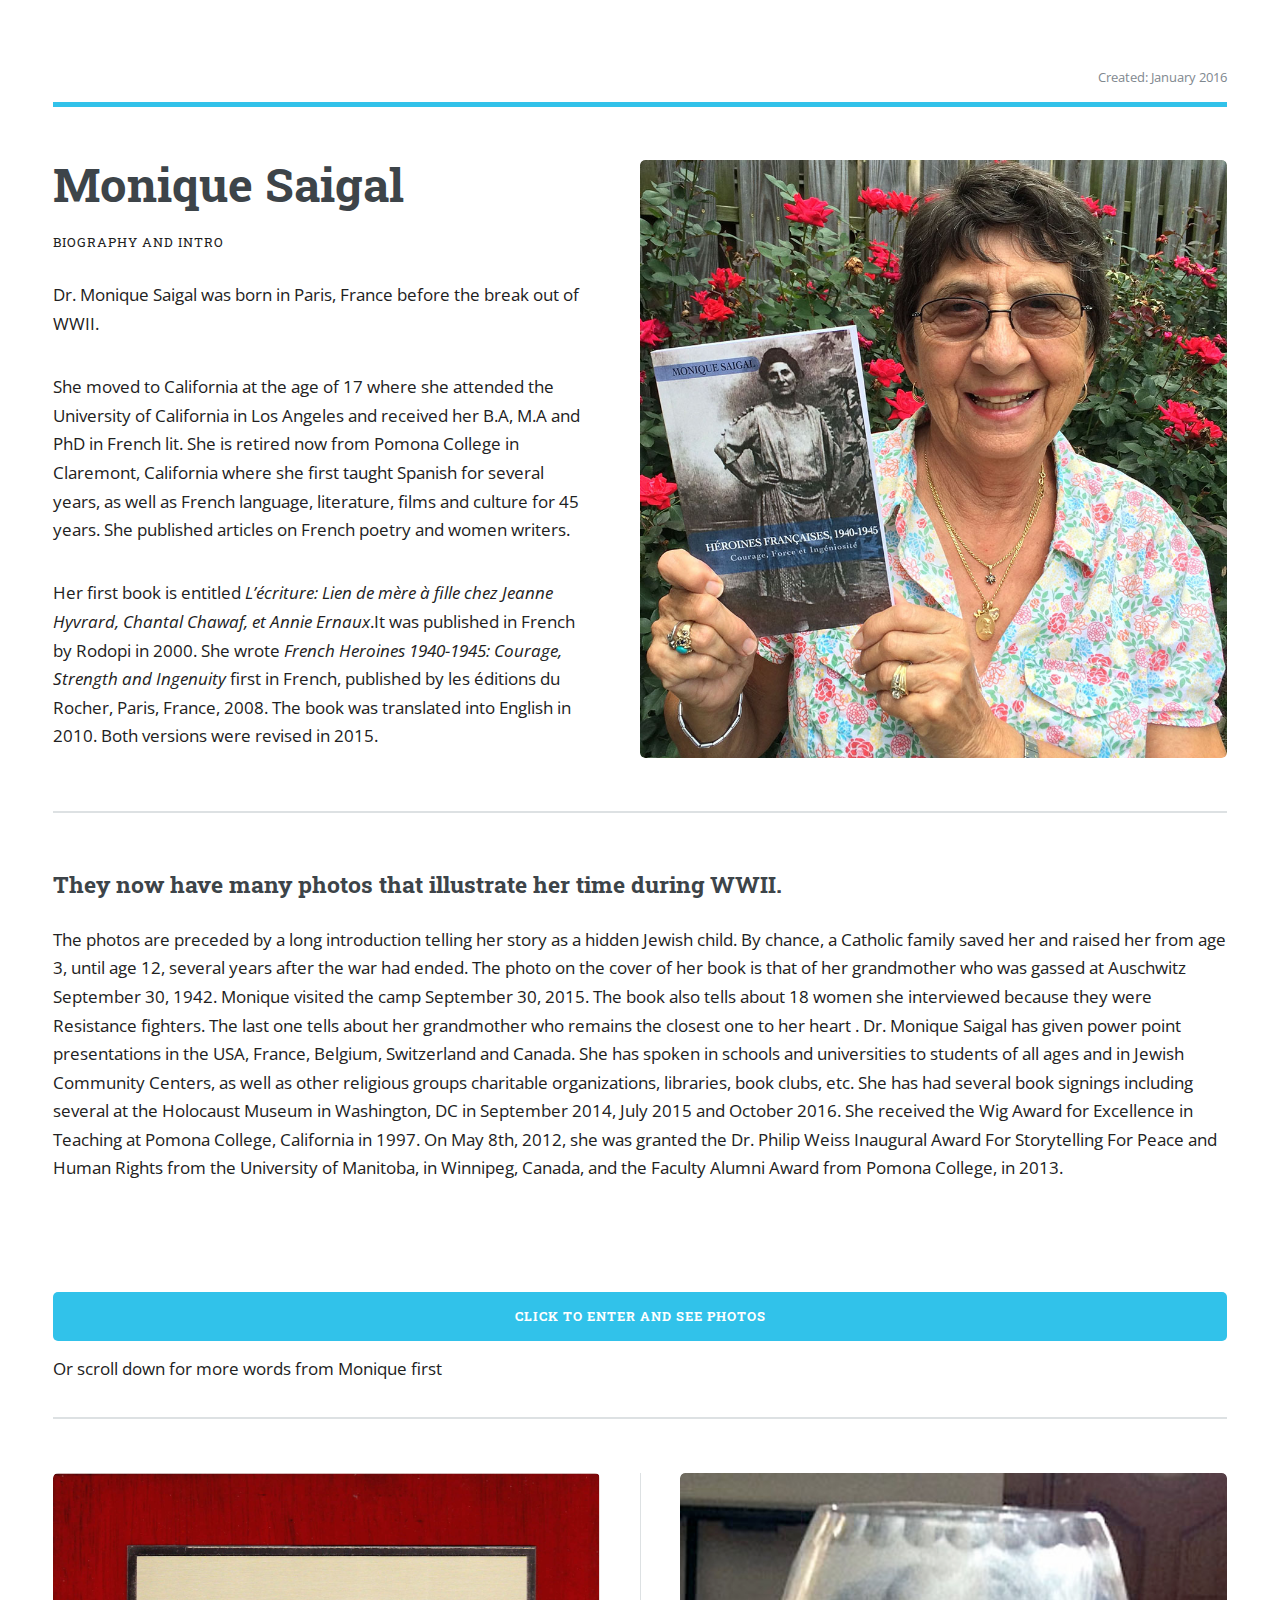
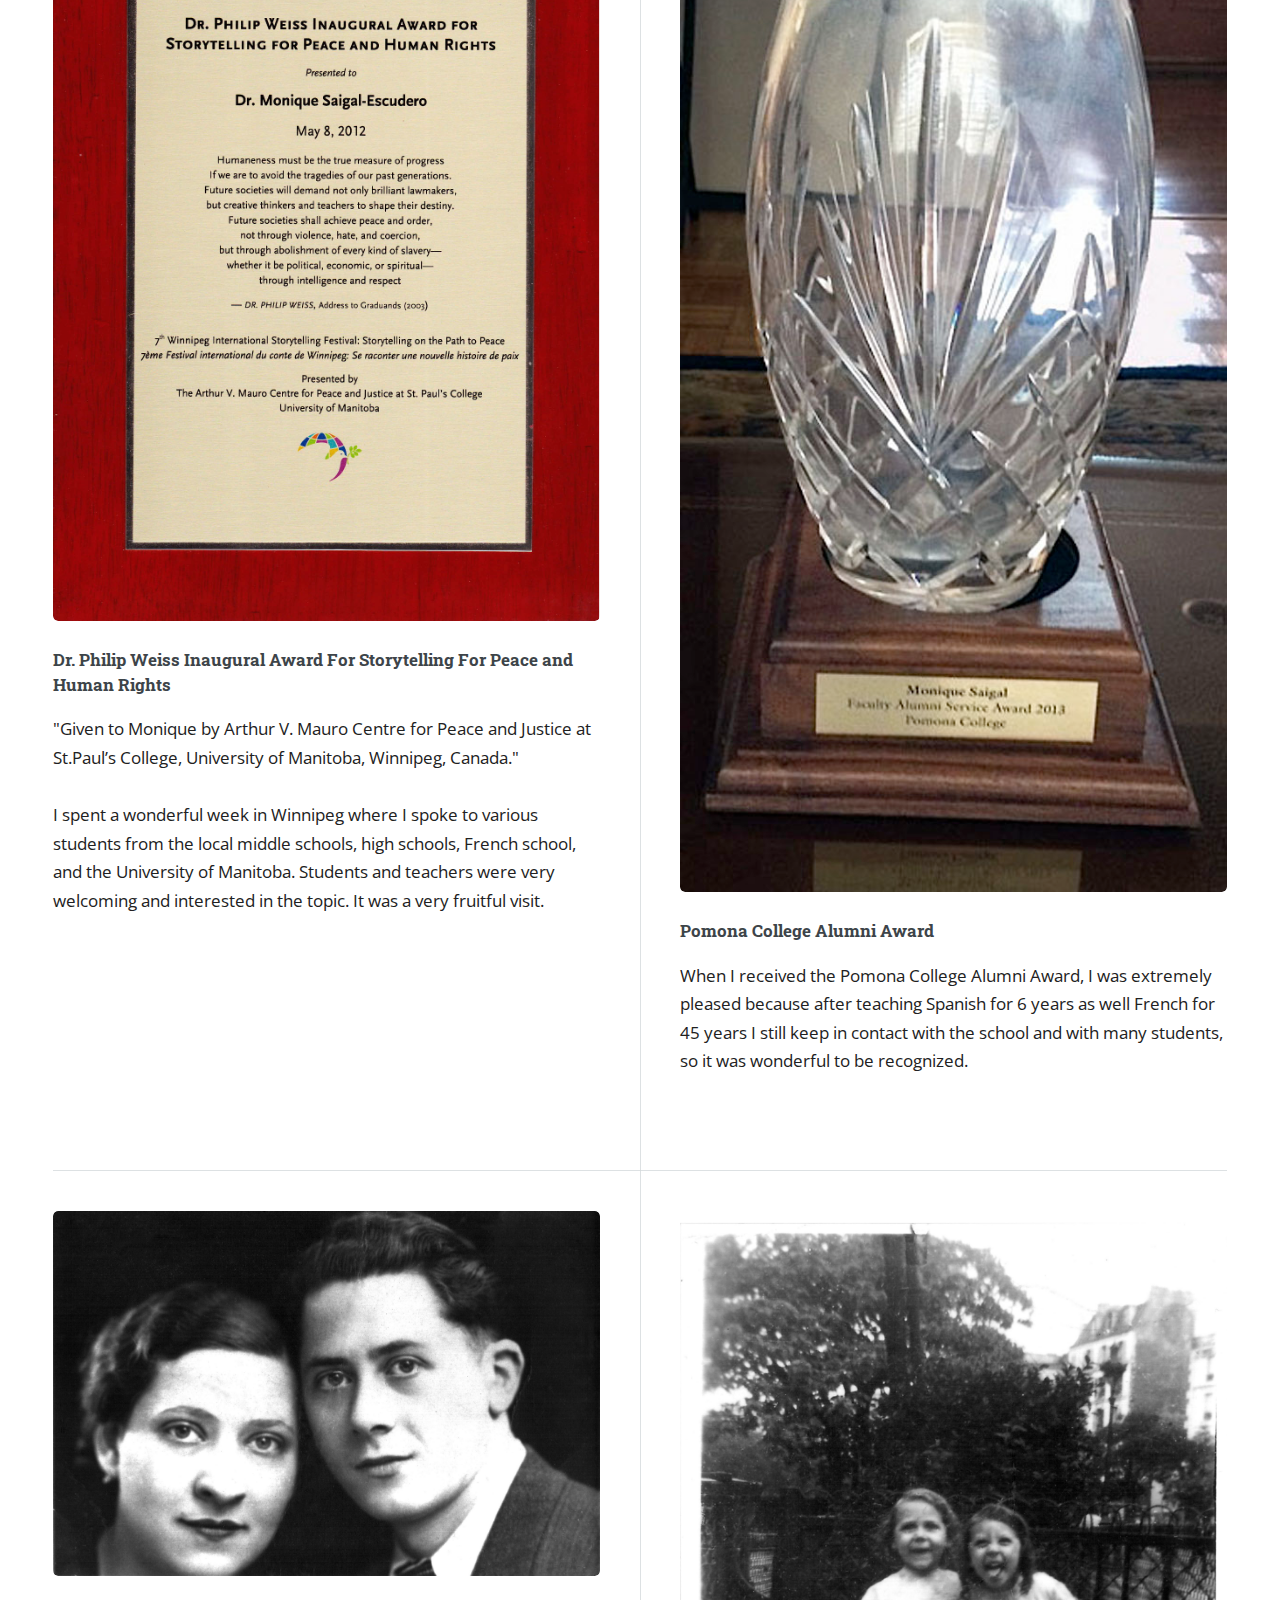
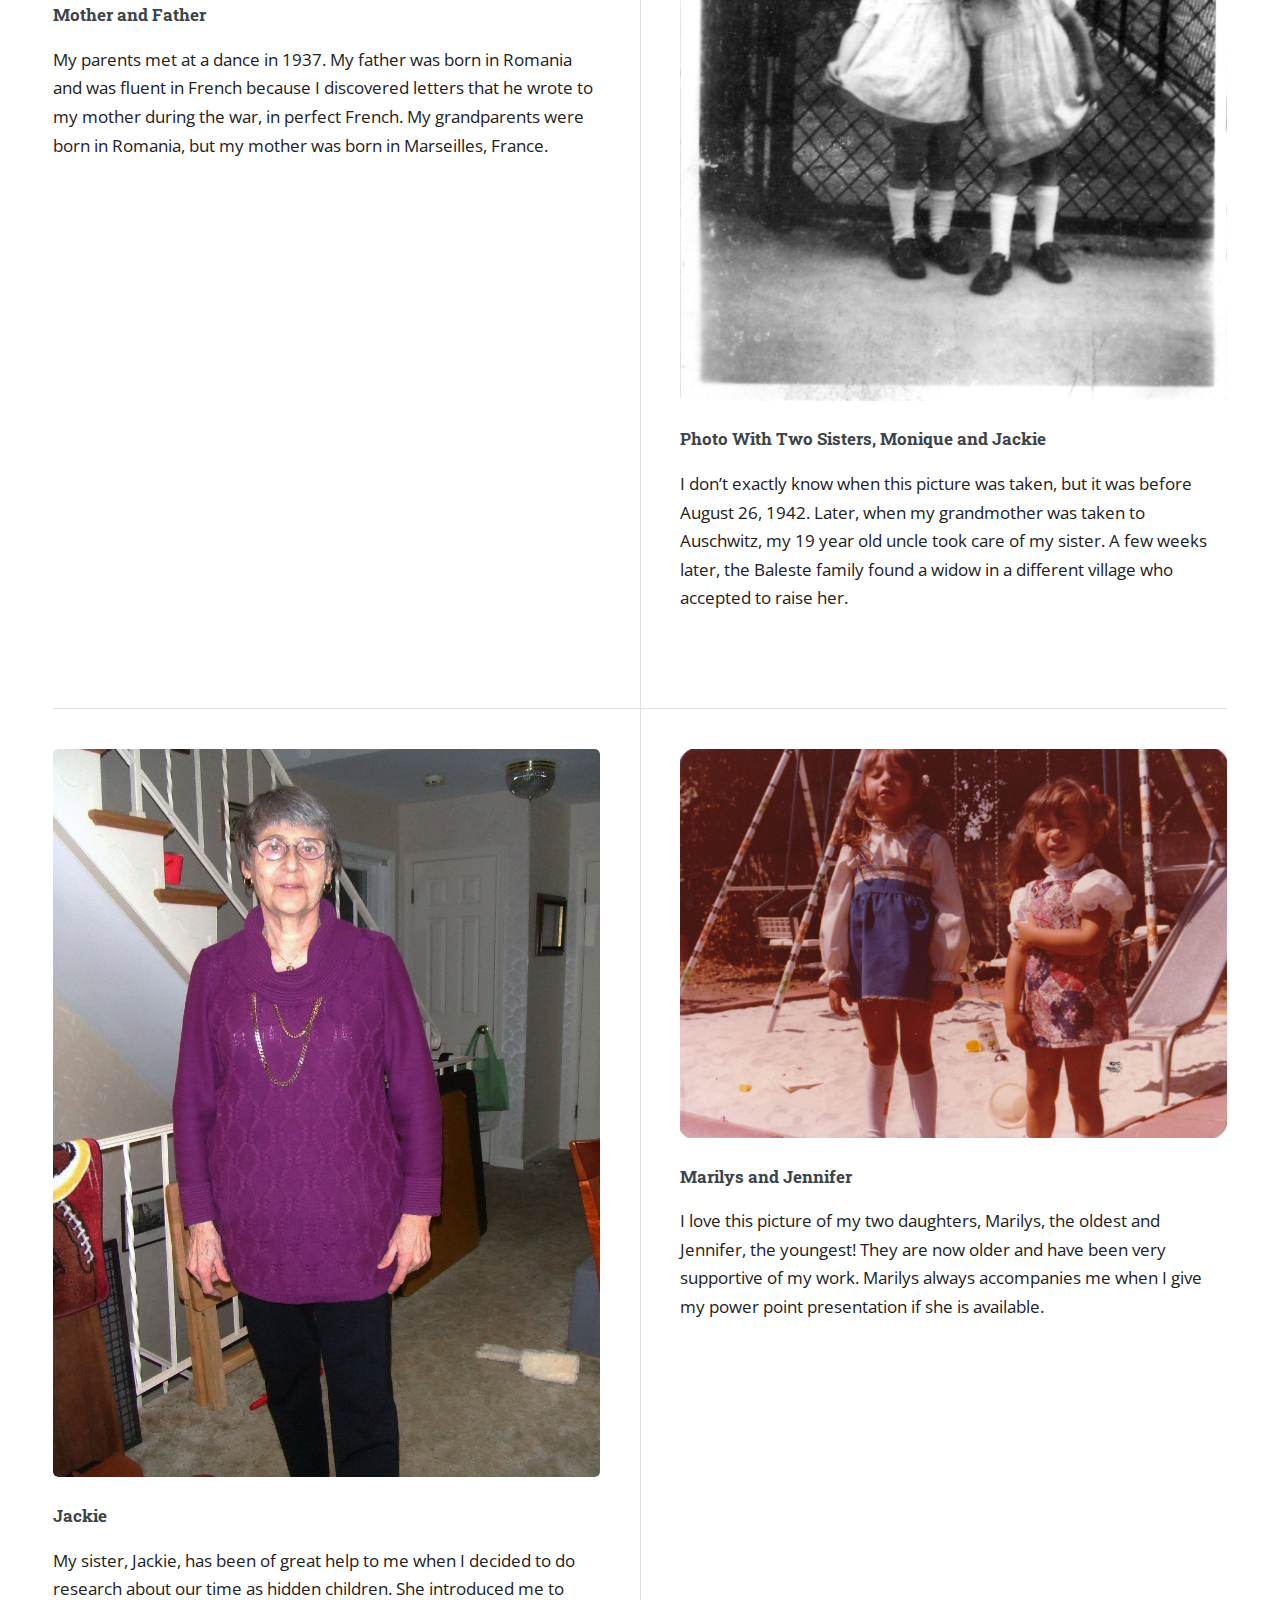
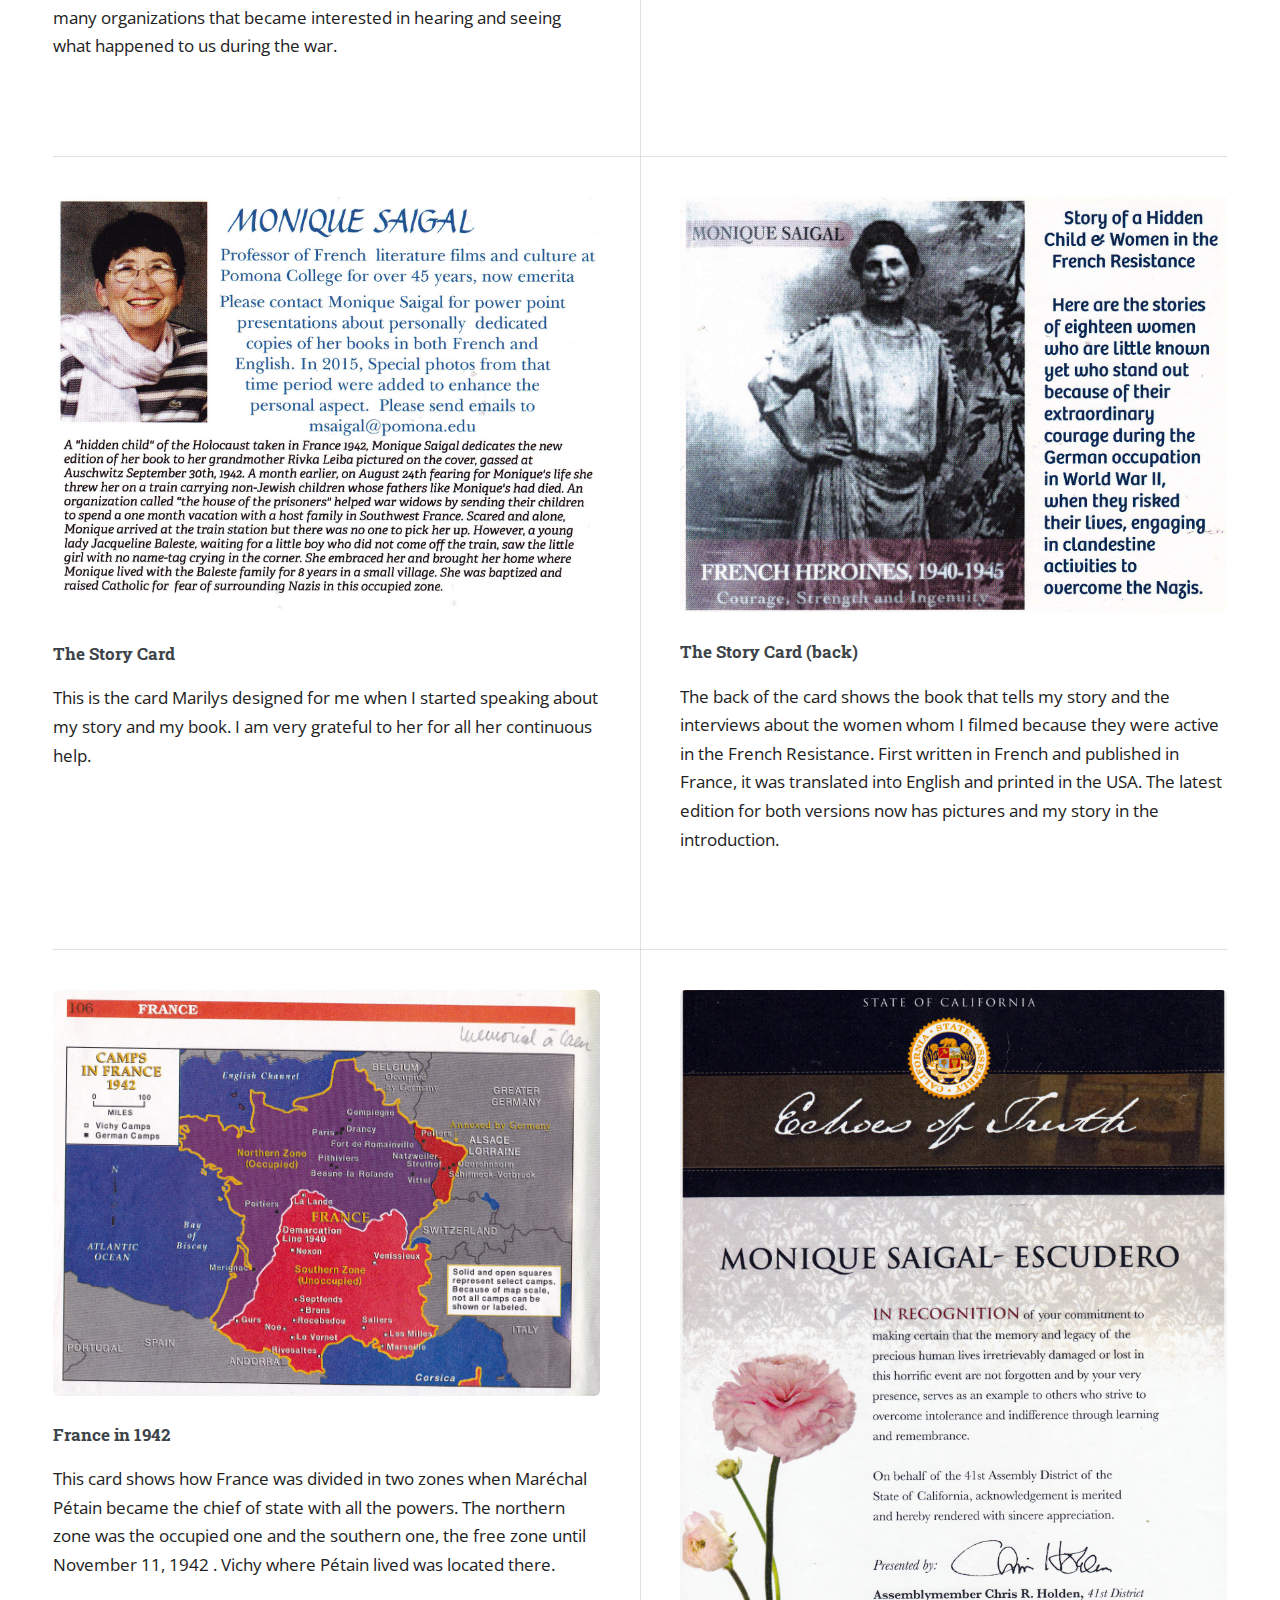
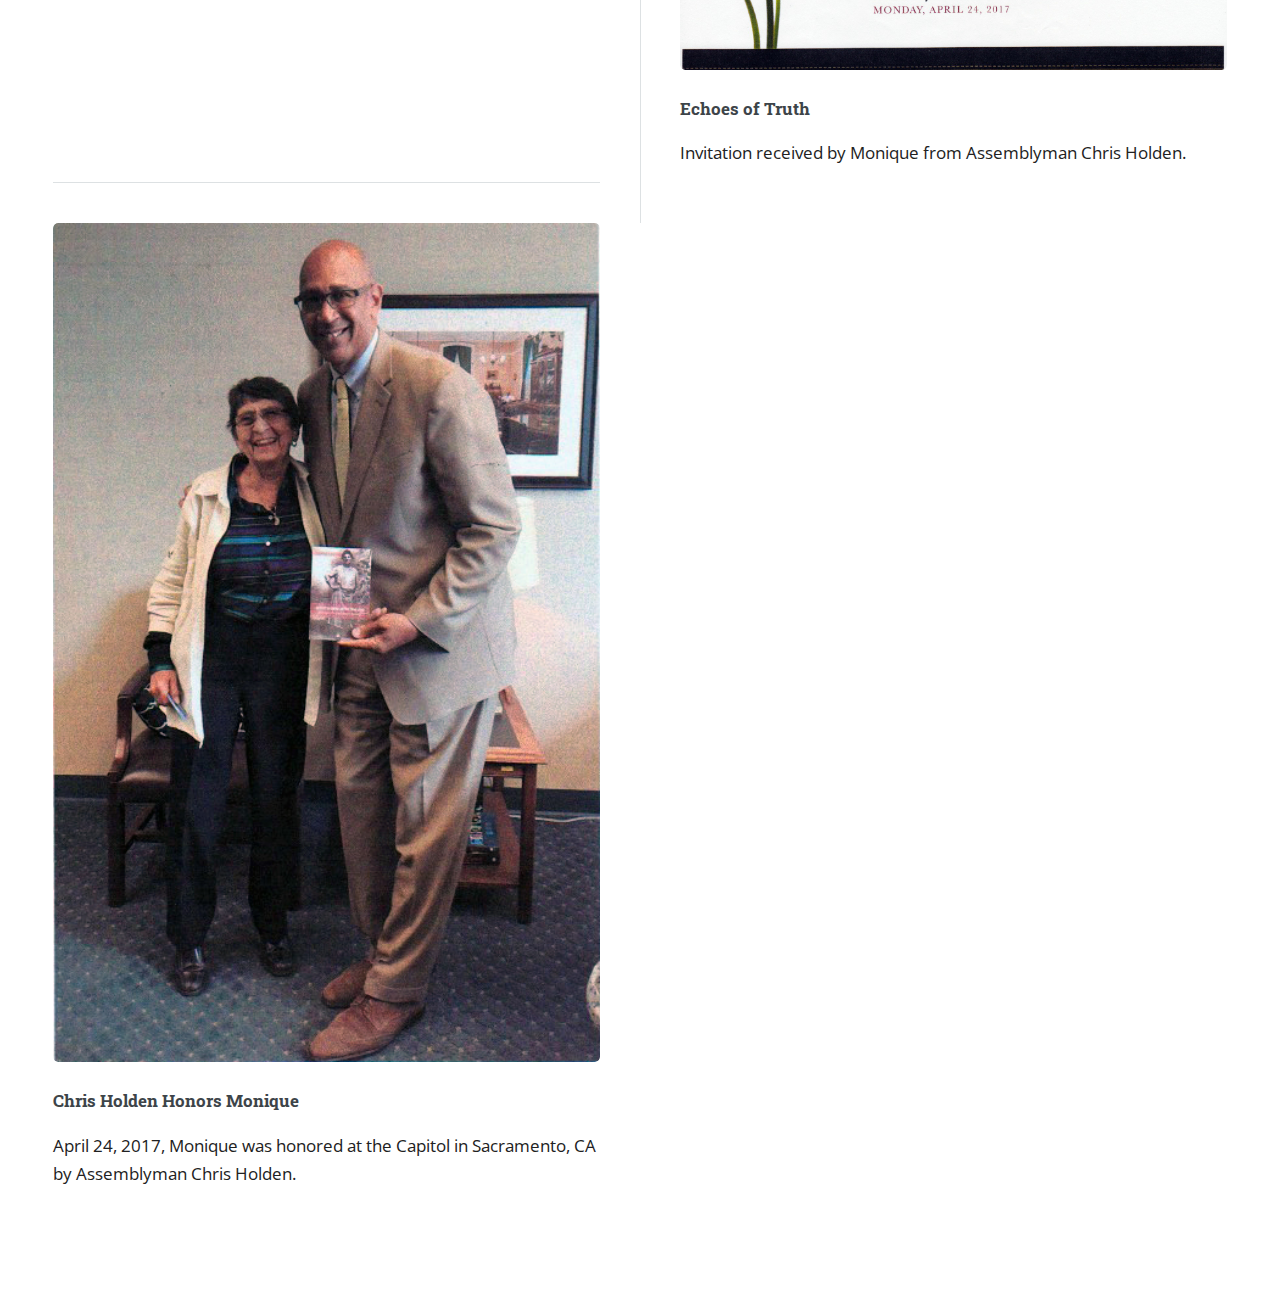
<file: index.html>
<!DOCTYPE HTML>
<html>
	<head>
		<title>Monique Saigal</title>
		<meta charset="utf-8" />
		<meta name="viewport" content="width=device-width, initial-scale=1, user-scalable=no" />
		<!--[if lte IE 8]><script src="assets/js/ie/html5shiv.js"></script><![endif]-->
		<link rel="stylesheet" href="assets/css/main.css" />
		<!--[if lte IE 9]><link rel="stylesheet" href="assets/css/ie9.css" /><![endif]-->
		<!--[if lte IE 8]><link rel="stylesheet" href="assets/css/ie8.css" /><![endif]-->
	</head>
	<body>

		<!-- Wrapper -->
	<div id="wrapper">

				<!-- Main -->
	  <div id="main">
						<div class="inner">

							<!-- Header -->
								<header id="header">
<ul class="icons">
										<li>Created: January 2016</li>
								  </ul>
								</header>

							<!-- Banner -->
						  <section id="banner">
							<div class="content">
										<header>
										  <h1>Monique Saigal</h1>
										  <p>Biography and intro&nbsp;</p>
										</header>
										<p>Dr. Monique Saigal was born in Paris, France before the break out of WWII. 
								</p><p>
										She moved to California at the age of 17 where she attended the University of California in Los Angeles and received her B.A, M.A and PhD in French lit. She is retired now from Pomona College in Claremont, California where she first taught Spanish for several years, as well as French language, literature, films and culture for 45 years. She published articles on French poetry and women writers.
								</p>
								<p>	
										Her first book is entitled <em>L’écriture: Lien de mère à fille chez Jeanne Hyvrard, Chantal Chawaf, et Annie Ernaux</em>.It was published in French by Rodopi in 2000. She wrote <em>French Heroines 1940-1945: Courage, Strength and Ingenuity</em> first in French, published by les éditions du Rocher, Paris, France, 2008. The book was translated into English in 2010. Both versions were revised in 2015.
								</p>			
							</div>
									
									<a class="image"><img src="images/images1/1a.jpg" align="top" />
							  </a>
									
							
						  </section>
						  <section>
						  <h2> They now have many photos that illustrate her time during WWII. </h2>
						  <p>The photos are preceded by a long introduction telling her story as a hidden Jewish child. By chance, a Catholic family saved her and raised her from age 3, until age 12, several years after the war had ended. The photo on the cover of her book is that of her grandmother who was gassed at Auschwitz September 30, 1942. Monique visited the camp September 30, 2015. The book also tells about 18 women she interviewed because they were Resistance fighters. The last one tells about her grandmother who remains the closest one to her heart . Dr. Monique Saigal has given power point presentations in the USA, France, Belgium, Switzerland and Canada. She has spoken in schools and universities to students of all ages and in Jewish Community Centers, as well as other religious groups charitable organizations, libraries, book clubs, etc. She has had several book signings including several at the Holocaust Museum in Washington, DC in September 2014, July 2015 and October 2016. She received the Wig Award for Excellence in Teaching at Pomona College, California in 1997. On May 8th, 2012, she was granted the Dr. Philip Weiss Inaugural Award For Storytelling For Peace and Human Rights from the University of Manitoba, in Winnipeg, Canada, and the Faculty Alumni Award from Pomona College, in 2013. </p>
						  </section>
						  <ul class="actions">
						    <ul>
						      <li></li>
					        </ul>
						    <a href="page1.html" class="button special fit big">Click to enter and see photos</a>
						    <p>Or scroll down for more words from Monique first</p>
						  </ul>

							<!-- Section -->
							<!-- Section -->
								<section>
									<header class="major"> </header>
									<div class="posts">
										<article>
											<a href="images/images1/2.jpg" class="image"><img src="images/images1/2.jpg" alt="" /></a>
											<h3>Dr. Philip Weiss Inaugural Award For Storytelling For Peace and Human Rights </h3>
											<p>"Given to Monique by Arthur V. Mauro Centre for Peace and Justice at St.Paul’s College, University of Manitoba, Winnipeg, Canada."
											<br>
											<br>
											I spent a wonderful week in Winnipeg where I spoke to various students from the local middle schools, high schools, French school, and the University of Manitoba. Students and teachers were very welcoming and interested in the topic. It was a very fruitful visit.</p>
											<ul class="actions">
												<li></li>
											</ul>
									  </article>
										
										<article>
											<a href="images/images1/3.jpg" class="image"><img src="images/images1/3.jpg" alt="" /></a>
											<h3>Pomona College Alumni Award</h3>
											<p>When I received the Pomona College Alumni Award, I was extremely pleased because after teaching Spanish for 6 years as well French for 45 years I still keep in contact with the school and with many students, so it was wonderful to be recognized. </p>
											<ul class="actions">
												<li></li>
											</ul>
										</article>
										
										<article>
											<a href="images/images1/4.jpg" class="image"><img src="images/images1/4.jpg" alt="" /></a>
											<h3>Mother and Father</h3>
											<p>My parents met at a dance in 1937. My father was born in Romania and was fluent in French because I discovered letters that he wrote to my mother during the war, in perfect French. My grandparents were born in Romania, but my mother was born in Marseilles, France.</p>
											<ul class="actions">
												<li></li>
											</ul>
										</article>
										
										<article>
											<a href="images/images1/5.jpg" class="image"><img src="images/images1/5.jpg" alt="" /></a>
											<h3>Photo With Two Sisters, Monique and Jackie</h3>
											<p>I don’t exactly know when this picture was taken, but it was before August 26, 1942.  Later, when my grandmother was taken to Auschwitz, my 19 year old uncle took care of my sister. A few weeks later, the Baleste family found a widow in a different village who accepted to raise her.</p>
											<ul class="actions">
												<li></li>
											</ul>
										</article>
										
										<article>
											<a href="images/images1/6.jpg" class="image"><img src="images/images1/6.jpg" alt="" /></a>
										  <h3>Jackie</h3>
											<p>My sister, Jackie, has been of great help to me when I decided to do research about our time as hidden children. She introduced me to many organizations that became interested in hearing and seeing what happened to us during the war.</p>

</p>
											<ul class="actions">
												<li></li>
											</ul>
										</article>
										
										<article>
											<a href="images/images1/7.jpg" class="image"><img src="images/images1/7.jpg" alt="" /></a>
											<h3>Marilys and Jennifer</h3>
											<p>I love this picture of my two daughters, Marilys, the oldest and Jennifer, the youngest! They are now older and have been very supportive of my work. Marilys always accompanies me when I give my power point presentation if she is available.</p>
											<ul class="actions">
												<li></li>
											</ul>
										</article>
										
										<article>
											<a href="images/images1/8.jpg" class="image"><img src="images/images1/8.jpg" alt="" /></a>
											<h3>The Story Card</h3>
											<p>This is the card Marilys designed for me when I started speaking about my story and my book. I am very grateful to her for all her continuous help.</p>
											<ul class="actions">
												<li></li>
											</ul>
										</article>
										
										<article>
											<a href="images/images1/9.jpg" class="image"><img src="images/images1/9.jpg" alt="" /></a>
											<h3>The Story Card (back)</h3>
											<p>The back of the card shows the book that tells my story and the interviews about the women whom I filmed because they were active in the French Resistance. First written in French and published in France, it was translated into English and printed in the USA. The latest edition for both versions now has pictures and my story in the introduction.</p>
											<ul class="actions">
												<li></li>
											</ul>
										</article>
										
										<article>
											<a href="images/images1/10.jpg" class="image"><img src="images/images1/10.jpg" alt="" /></a>
											<h3>France in 1942</h3>
											<p>This card shows how France was divided in two zones when Maréchal Pétain became the chief of state with all the powers. The northern zone was the occupied one and the southern one, the free zone until November 11, 1942 . Vichy where Pétain lived was located there.</p>
											<ul class="actions">
												<li></li>
											</ul>
										</article>
										
										<article>
											<a href="images/images1/11.jpg" class="image"><img src="images/images1/11.jpg" alt="" /></a>
											<h3>Echoes of Truth</h3>
											<p>Invitation received by Monique from Assemblyman Chris Holden.</p>
											<ul class="actions">
												<li></li>
											</ul>
										</article>
										
										<article>
											<a href="images/images1/12.jpg" class="image"><img src="images/images1/12.jpg" alt="" /></a>
											<h3>Chris Holden Honors Monique</h3>
											<p>April 24, 2017, Monique was honored at the Capitol in Sacramento, CA by Assemblyman Chris Holden.</p>
											<ul class="actions">
												<li></li>
											</ul>
										</article>
										
										
								  </div>
						  </section>

						</div>
			</div>

				
					<!-- Footer -->
						</div>
					

			

		<!-- Scripts -->
			<script src="assets/js/jquery.min.js"></script>
			<script src="assets/js/skel.min.js"></script>
			<script src="assets/js/util.js"></script>
			<!--[if lte IE 8]><script src="assets/js/ie/respond.min.js"></script><![endif]-->
			<script src="assets/js/main.js"></script>

	</body>
</html>
</file>
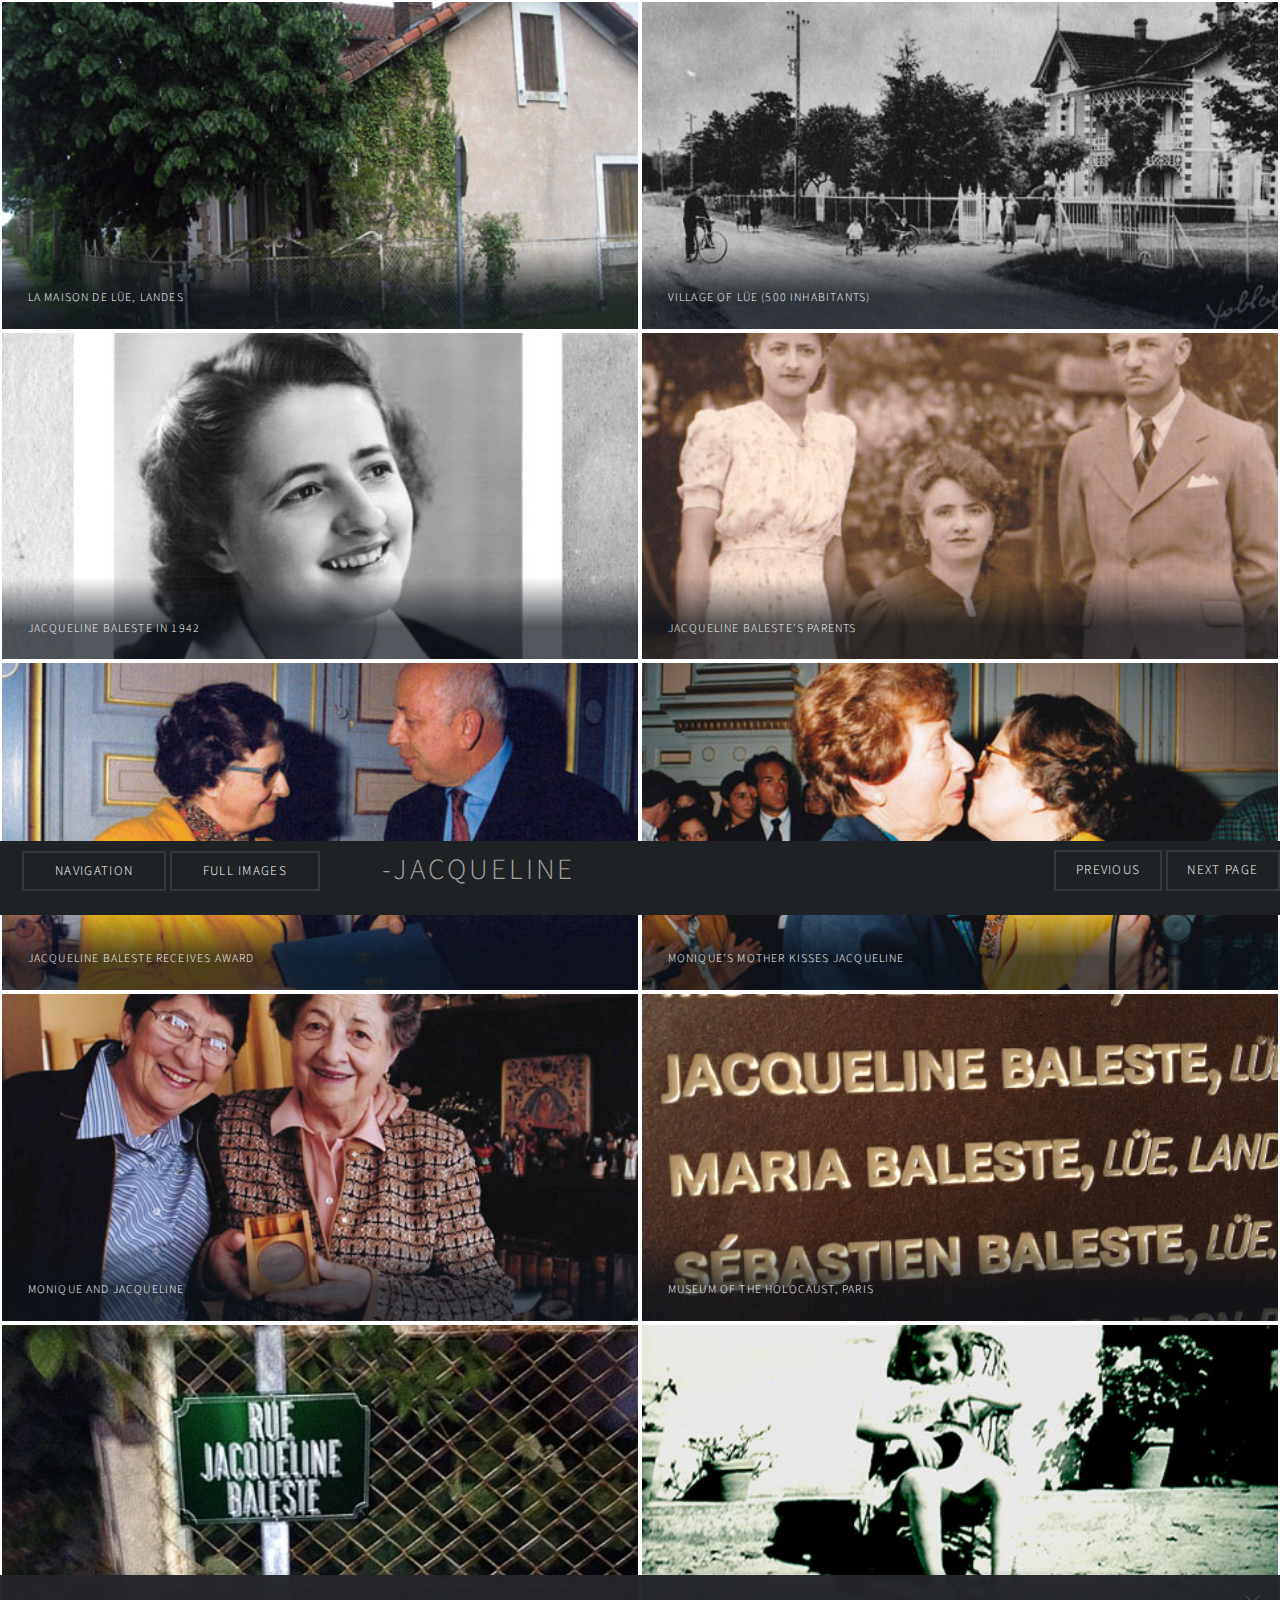
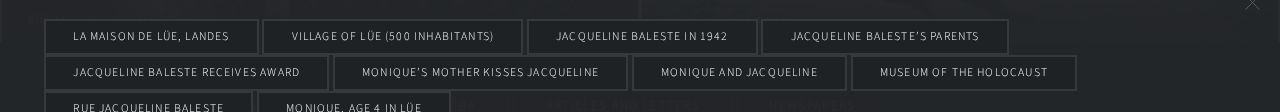
<file: page1.html>
<!DOCTYPE HTML>
<html>
	<head>
		<title>Jacqueline Baleste</title>
		<meta charset="utf-8" />
		<meta name="viewport" content="width=device-width, initial-scale=1, user-scalable=yes" />
		<!--[if lte IE 8]><script src="assets2/js/ie/html5shiv.js"></script><![endif]-->
		<link rel="stylesheet" href="assets2/css/main.css" />
		<!--[if lte IE 9]><link rel="stylesheet" href="assets2/css/ie9.css" /><![endif]-->
		<!--[if lte IE 8]><link rel="stylesheet" href="assets2/css/ie8.css" /><![endif]-->
	</head>
	<body>

		<!-- Wrapper -->
			<div id="wrapper">

				<!-- Header -->
					<header id="header">
						<h1><a href="#footer" class="button">Navigation</a></h1>
						<h1><a href="#footer1" class="button">Full Images</a></h1>
						<h2>-Jacqueline</h2>
						<nav>
							<ul>
								<li><a href="index.html" class="button">Previous</a></li>
								<li><a href="page2.html" class="button">Next page</a></li>
							</ul>
						</nav>
					</header>

			
				<!-- Main -->
					<div id="main">
						<article class="thumb">
							<a href="images/images2/Full1.jpg" class="image"><img src="images/images2/Thumb1.jpg" alt="" /></a>
							<h2>La Maison de Lüe, Landes</h2>
							<p>This is the Baleste family house; where I lived from age 3 to 12.</p>
						</article>
						<article class="thumb">
							<a href="images/images2/Full2.jpg" class="image"><img src="images/images2/Thumb2.jpg" alt="" /></a>
							<h2>Village of Lüe (500 inhabitants)</h2>
							<p></p>
						</article>
						<article class="thumb">
							<a href="images/images2/Full3.jpg" class="image"><img src="images/images2/Thumb3.jpg" alt="" /></a>
							<h2>Jacqueline Baleste in 1942</h2>
							<p></p>
						</article>
						<article class="thumb">
							<a href="images/images2/Full4.jpg" class="image"><img src="images/images2/Thumb4.jpg" alt="" /></a>
							<h2>Jacqueline Baleste’s parents</h2>
							<p></p>
				
						</article>
						<article class="thumb">
							<a href="images/images2/Full5.jpg" class="image"><img src="images/images2/Thumb5.jpg" alt="" /></a>
							<h2>Jacqueline Baleste receives award</h2>
							<p>For being a "Righteous One”, from the Israeli Ambassador.</p>
						</article>
						<article class="thumb">
							<a href="images/images2/Full6.jpg" class="image"><img src="images/images2/Thumb6.jpg" alt="" /></a>
							<h2>Monique’s mother kisses Jacqueline</h2>
							<p>Rachel Ségal, the day she is being honored</p>
						</article>
						<article class="thumb">
							<a href="images/images2/Full7.jpg" class="image"><img src="images/images2/Thumb7.jpg" alt="" /></a>
							<h2>Monique and Jacqueline </h2>
							<p>Who recieves the Legion of Honor in 2007.</p>
						</article>
						<article class="thumb">
							<a href="images/images2/Full8.jpg" class="image"><img src="images/images2/Thumb8.jpg" alt="" /></a>
							<h2>Museum of the Holocaust, Paris</h2>
							<p>The names of Jacqueline and of her parents are on the wall of the Museum of the Holocaust, street Geoffroy Lasnier in Paris</p>
						</article>
						<article class="thumb">
							<a href="images/images2/Full9.jpg" class="image"><img src="images/images2/Thumb9.jpg" alt="" /></a>
							<h2>Rue Jacqueline Baleste in Lüe</h2>
							<p>Village of Lüe gives Jacqueline’s name to a street near her family’s house; this is the first time a name is given to a street there.</p>
						</article>
						<article class="thumb">
							<a href="images/images2/Full10.jpg" class="image"><img src="images/images2/Thumb10.jpg" alt="" /></a>
							<h2>Monique, age 4 in Lüe</h2>
							<p></p>
						</article>
					</div>

				<!-- Footer -->
					<footer id="footer" class="panel">
						<a href="index.html" class="button">HOME</a>
						<a href="page1.html" class="button">Jacqueline Baleste</a>
						<a href="page2.html" class="button">Rivka Leiba</a>
						<a href="page3.html" class="button">Articles and Letters</a>
						<a href="page4.html" class="button">Newspapers</a>
						
					</footer>
					
					<footer id="footer1" class="panel">
						<a href="images/images2/Full1.jpg" class="button small">La Maison de Lüe, Landes</a>
						
						<a href="images/images2/Full2.jpg" class="button small">Village of Lüe (500 inhabitants)</a>
						
						<a href="images/images2/Full3.jpg" class="button small">Jacqueline Baleste in 1942</a>
						
						<a href="images/images2/Full4.jpg" class="button small">Jacqueline Baleste’s parents</a>
						
						<a href="images/images2/Full5.jpg" class="button small">Jacqueline Baleste receives award</a>
						
						<a href="images/images2/Full6.jpg" class="button small">Monique’s mother kisses Jacqueline</a>
						
						<a href="images/images2/Full7.jpg" class="button small">Monique and Jacqueline</a>
						
						<a href="images/images2/Full8ori.JPG" class="button small">Museum of the Holocaust</a>
						
						<a href="images/images2/Full9.jpg" class="button small">Rue Jacqueline Baleste</a>
						<a href="images/images2/Full10.jpg" class="button small">Monique, age 4 in Lüe</a>
						<!-- <a href="images/images2/Full1.jpg">1</a> -->
					</footer>
					

			</div>

		<!-- Scripts -->
			<script src="assets2/js/jquery.min.js"></script>
			<script src="assets2/js/jquery.poptrox.min.js"></script>
			<script src="assets2/js/skel.min.js"></script>
			<script src="assets2/js/util.js"></script>
			<!--[if lte IE 8]><script src="assets2/js/ie/respond.min.js"></script><![endif]-->
			<script src="assets2/js/main.js"></script>

	</body>
</html>
</file>
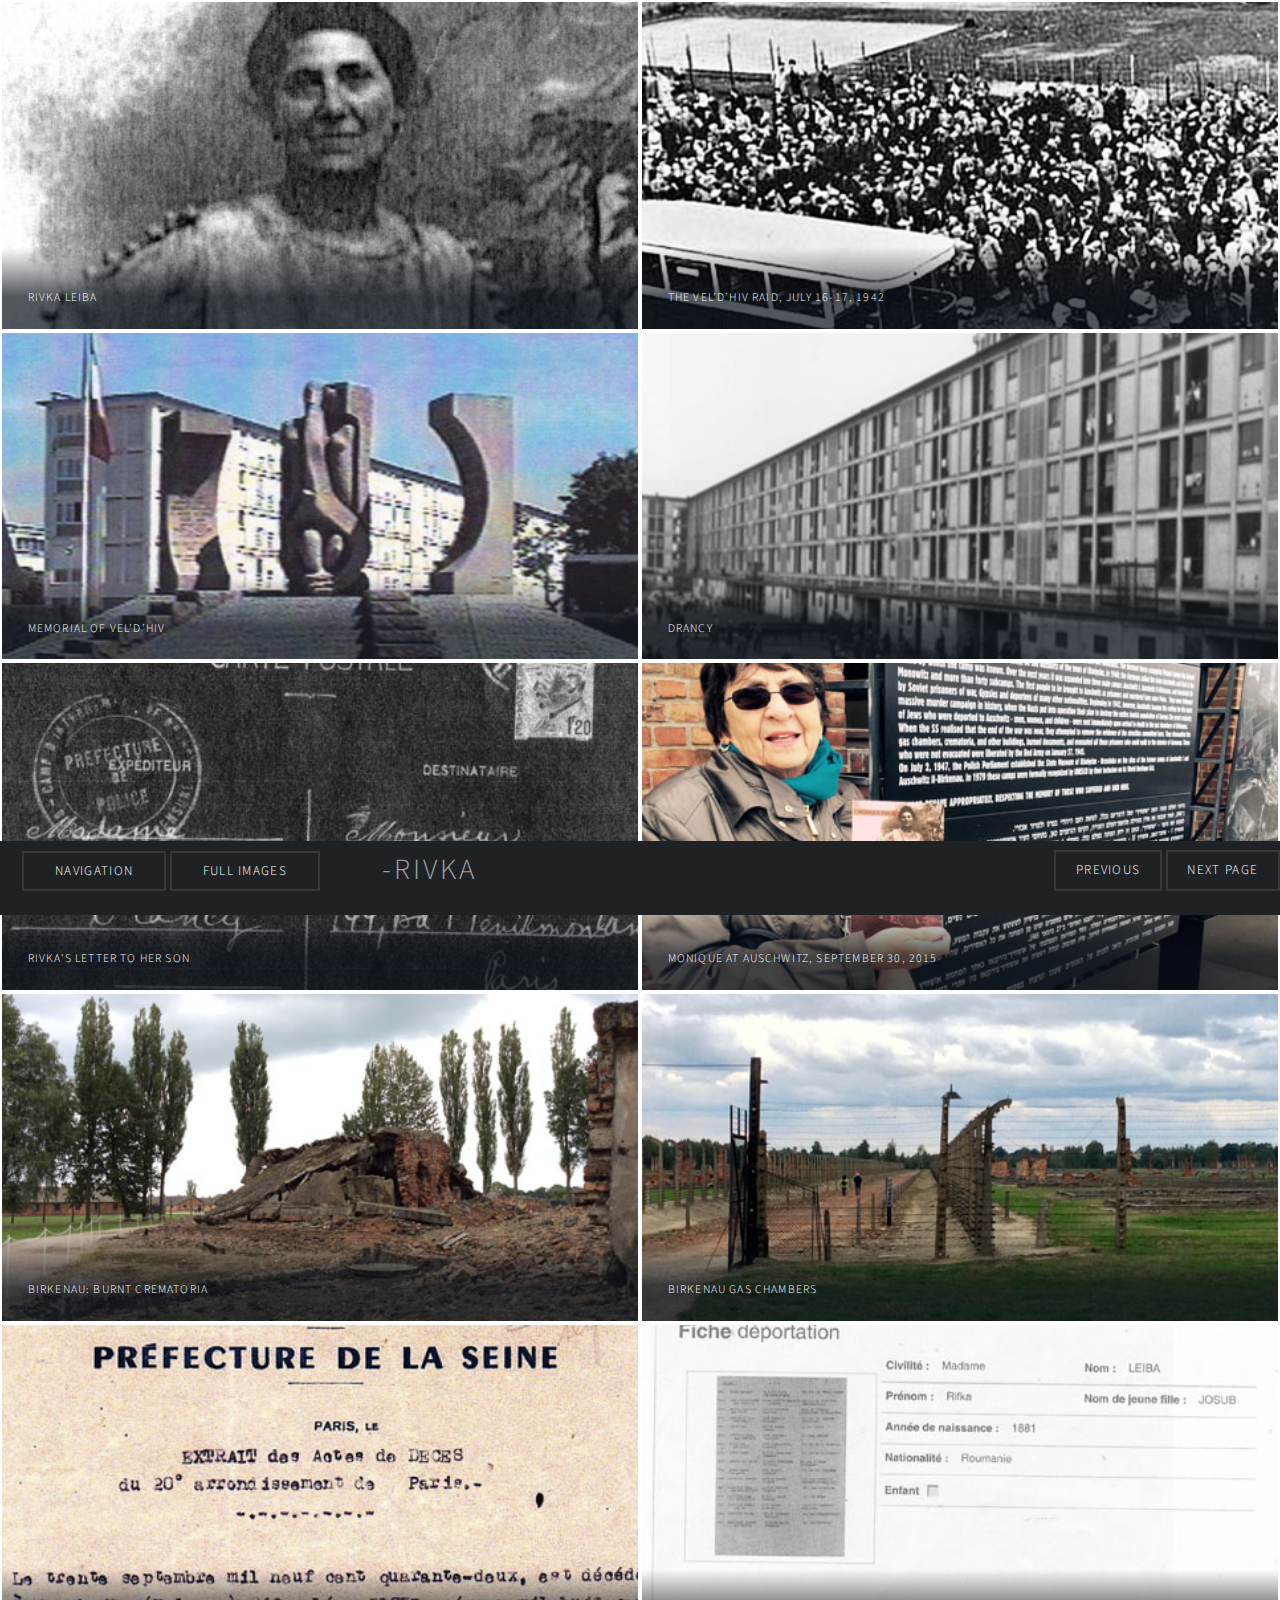
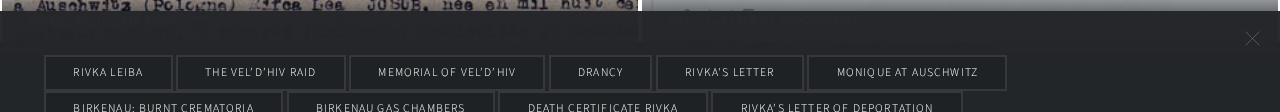
<file: page2.html>
<!DOCTYPE HTML>
<html>
	<head>
		<title>Rivka Leiba</title>
		<meta charset="utf-8" />
		<meta name="viewport" content="width=device-width, initial-scale=1, user-scalable=yes" />
		<!--[if lte IE 8]><script src="assets2/js/ie/html5shiv.js"></script><![endif]-->
		<link rel="stylesheet" href="assets2/css/main.css" />
		<!--[if lte IE 9]><link rel="stylesheet" href="assets2/css/ie9.css" /><![endif]-->
		<!--[if lte IE 8]><link rel="stylesheet" href="assets2/css/ie8.css" /><![endif]-->
	</head>
	<body>

		<!-- Wrapper -->
			<div id="wrapper">

				<!-- Header -->
					<header id="header">
						<h1><a href="#footer" class="button">Navigation</a></h1>
						<h1><a href="#footer1" class="button">Full Images</a></h1>
						<h2>-Rivka</h2>
						<nav>
							<ul>
								<li><a href="page1.html" class="button">Previous</a></li>
								<li><a href="page3.html" class="button">Next page</a></li>
							</ul>
						</nav>
					</header>

			
				<!-- Main -->
					<div id="main">
						<article class="thumb">
							<a href="images/images3/Full1.jpg" class="image"><img src="images/images3/Thumb1.jpg" alt="" /></a>
							<h2>Rivka Leiba</h2>
							<p>My grandmother, who used to babysit my sister and me.</p>
						</article>
						<article class="thumb">
							<a href="images/images3/Full2.jpg" class="image"><img src="images/images3/Thumb2.jpg" alt="" /></a>
							<h2>The Vel’d’Hiv raid, July 16-17, 1942</h2>
							<p>Jews are sent there by buses to wait to go to Drancy.</p>
						</article>
						<article class="thumb">
							<a href="images/images3/Full3.jpg" class="image"><img src="images/images3/Thumb3.jpg" alt="" /></a>
							<h2>Memorial of Vel’d’hiv</h2>
							<p></p>
						</article>
						<article class="thumb">
							<a href="images/images3/Full4.jpg" class="image"><img src="images/images3/Thumb4.jpg" alt="" /></a>
							<h2>Drancy</h2>
							<p>Jews, mostly women and children sent there to wait for deportation.</p>
				
						</article>
						<article class="thumb">
							<a href="images/images3/Full5.jpg" class="image"><img src="images/images3/Thumb5.jpg" alt="" /></a>
							<h2>Rivka's Letter to her son</h2>
							<p>Rivka, who was sent to Drancy, sends a postcard to her son, my uncle.</p>
						</article>
						<article class="thumb">
							<a href="images/images3/Full6.jpg" class="image"><img src="images/images3/Thumb6.jpg" alt="" /></a>
							<h2>Monique at Auschwitz, September 30, 2015</h2>
							<p>To honor Rivka gassed there September 30, 1942</p>
						</article>
						<article class="thumb">
							<a href="images/images3/Full7.jpg" class="image"><img src="images/images3/Thumb7.jpg" alt="" /></a>
							<h2>Birkenau: burnt crematoria</h2>
							<p></p>
						</article>
						<article class="thumb">
							<a href="images/images3/Full8.jpg" class="image"><img src="images/images3/Thumb8.jpg" alt="" /></a>
							<h2>Birkenau gas chambers </h2>
							<p></p>
						</article>
						<article class="thumb">
							<a href="images/images3/Full9.jpg" class="image"><img src="images/images3/Thumb9.jpg" alt="" /></a>
							<h2>Death certificate Rivka</h2>
							<p></p>
						</article>
						<article class="thumb">
							<a href="images/images3/Full10.jpg" class="image"><img src="images/images3/Thumb10.jpg" alt="" /></a>
							<h2>Rivka’s letter of deportation </h2>
							<p></p>
						</article>
					</div>

				<!-- Footer -->
					<footer id="footer" class="panel">
						<a href="index.html" class="button">HOME</a>
						<a href="page1.html" class="button">Jacqueline Baleste</a>
						<a href="page2.html" class="button">Rivka Leiba</a>
						<a href="page3.html" class="button">Articles and Letters</a>
						<a href="page4.html" class="button">Newspapers</a>
						
					</footer>
					
					<footer id="footer1" class="panel">
						<a href="images/images3/Full1.jpg" class="button small">Rivka Leiba</a>
						
						<a href="images/images3/Full2.jpg" class="button small">The Vel’d’Hiv raid</a>
						
						<a href="images/images3/Full3ori.jpg" class="button small">Memorial of Vel’d’hiv</a>
						
						<a href="images/images3/Full4.jpg" class="button small">Drancy</a>
						
						<a href="images/images3/Full5.jpg" class="button small">Rivka's Letter</a>
						
						<a href="images/images3/Full6.jpg" class="button small">Monique at Auschwitz</a>
						
						<a href="images/images3/Full7.jpg" class="button small">Birkenau: burnt crematoria</a>
						
						<a href="images/images3/Full8.jpg" class="button small">Birkenau gas chambers</a>
						
						<a href="images/images3/Full9.jpg" class="button small">Death certificate Rivka</a>
						<a href="images/images3/Full10.jpg" class="button small">Rivka’s letter of deportation</a>
						<!-- <a href="images/images3/Full1.jpg">1</a> -->
					</footer>
					

			</div>

		<!-- Scripts -->
			<script src="assets2/js/jquery.min.js"></script>
			<script src="assets2/js/jquery.poptrox.min.js"></script>
			<script src="assets2/js/skel.min.js"></script>
			<script src="assets2/js/util.js"></script>
			<!--[if lte IE 8]><script src="assets2/js/ie/respond.min.js"></script><![endif]-->
			<script src="assets2/js/main.js"></script>

	</body>
</html>
</file>
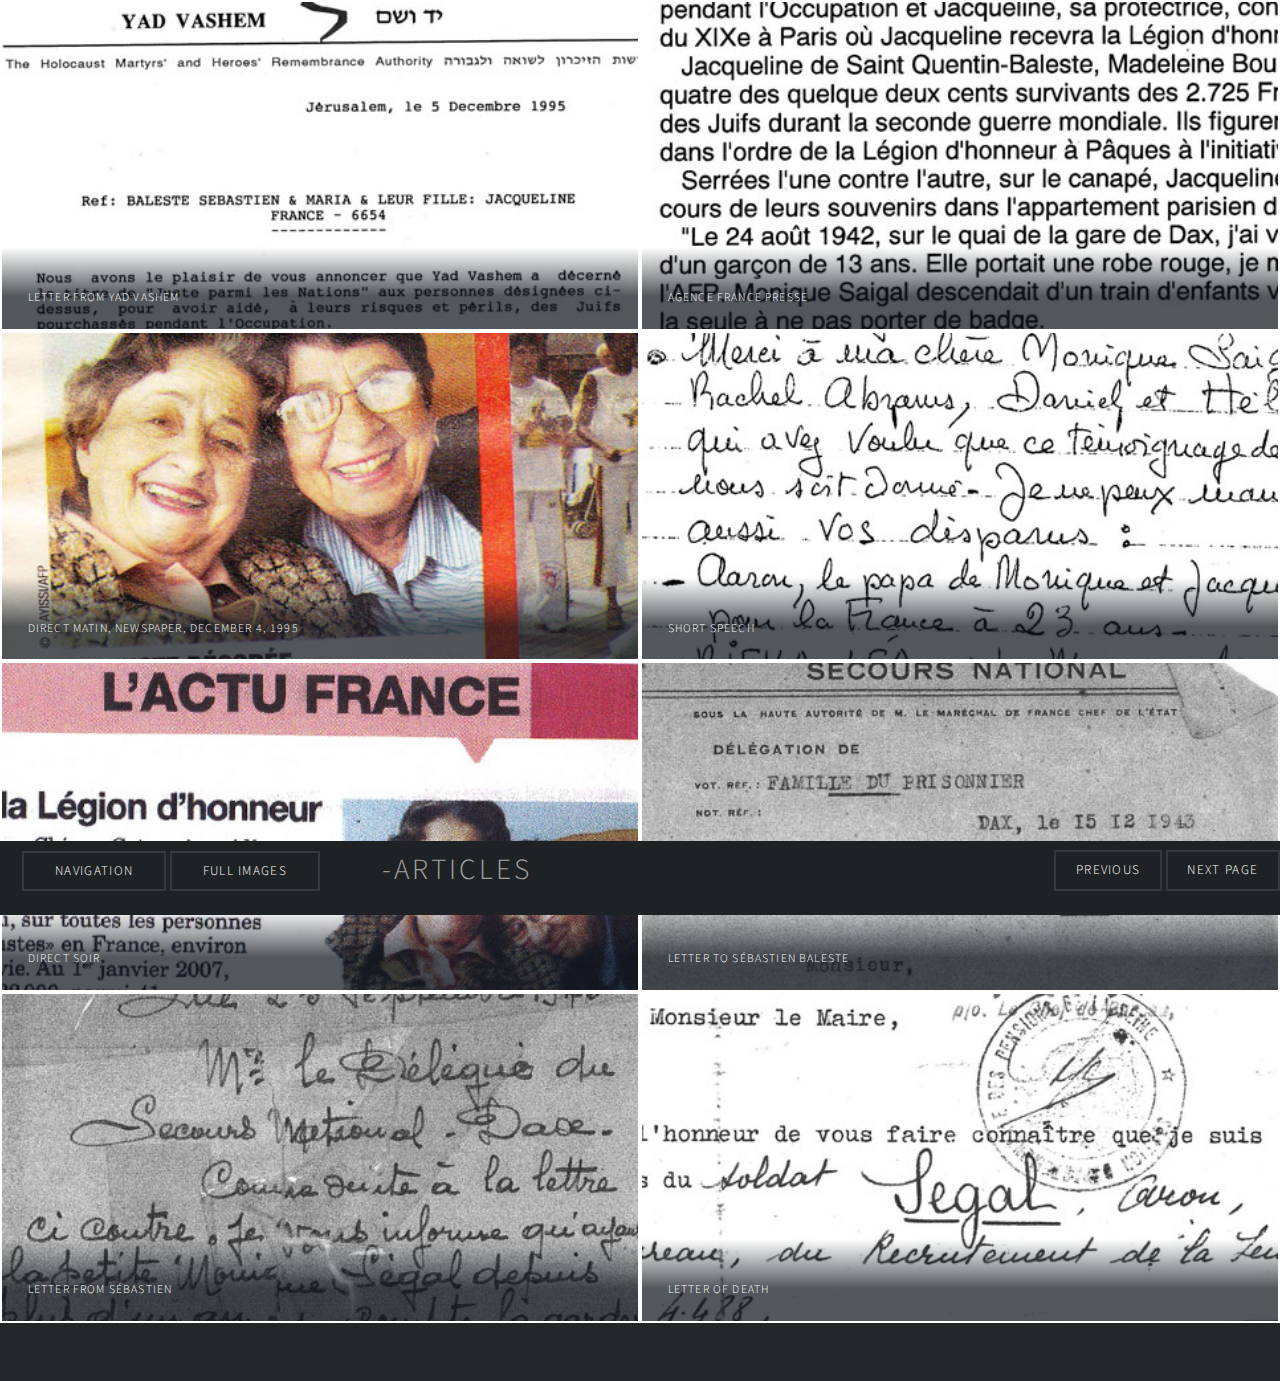
<file: page3.html>
<!DOCTYPE HTML>
<html>
	<head>
		<title>Articles and Letters</title>
		<meta charset="utf-8" />
		<meta name="viewport" content="width=device-width, initial-scale=1, user-scalable=yes" />
		<!--[if lte IE 8]><script src="assets2/js/ie/html5shiv.js"></script><![endif]-->
		<link rel="stylesheet" href="assets2/css/main.css" />
		<!--[if lte IE 9]><link rel="stylesheet" href="assets2/css/ie9.css" /><![endif]-->
		<!--[if lte IE 8]><link rel="stylesheet" href="assets2/css/ie8.css" /><![endif]-->
	</head>
	<body>

		<!-- Wrapper -->
			<div id="wrapper">

				<!-- Header -->
					<header id="header">
						<h1><a href="#footer" class="button">Navigation</a></h1>
						<h1><a href="#footer1" class="button">Full Images</a></h1>
						<h2>-Articles</h2>
						<nav>
							<ul>
								<li><a href="page2.html" class="button">Previous</a></li>
								<li><a href="page4.html" class="button">Next page</a></li>
							</ul>
						</nav>
					</header>

			
				<!-- Main -->
					<div id="main">
						<article class="thumb">
							<a href="images/images4/Full1.jpg" class="image"><img src="images/images4/Thumb1.jpg" alt="" /></a>
							<h2>Letter from Yad Vashem </h2>
							<p>Announcing to honor the Baleste Family for having saved Monique. They will receive “la médaille de Juste parmi les Nations”.</p>
						</article>
						<article class="thumb">
							<a href="images/images4/Full2.jpg" class="image"><img src="images/images4/Thumb2.jpg" alt="" /></a>
							<h2>Agence France Presse</h2>
							<p> July 3, 2007, entitled “l’histoire “d’amour” de Jacqueline, "Juste de France" et de Monique, juive (PRESENTATION) Par Pierre-Marie GIRAUD.</p>
						</article>
						<article class="thumb">
							<a href="images/images4/Full3.jpg" class="image"><img src="images/images4/Thumb3.jpg" alt="" /></a>
							<h2>Direct Matin, newspaper, December 4, 1995</h2>
							<p>Monique and Jacqueline when she received the Legion of Honor.</p>
						</article>
						<article class="thumb">
							<a href="images/images4/Full4.jpg" class="image"><img src="images/images4/Thumb4.jpg" alt="" /></a>
							<h2>Short Speech </h2>
							<p>Pronounced by Jacqueline Baleste at Yad Washem’ s Reward.</p>
				
						</article>
						<article class="thumb">
							<a href="images/images4/Full5.jpg" class="image"><img src="images/images4/Thumb5.jpg" alt="" /></a>
							<h2>Direct Soir</h2>
							<p>Article and photo about Jacqueline and Monique.</p>
						</article>
						<article class="thumb">
							<a href="images/images4/Full6.jpg" class="image"><img src="images/images4/Thumb6.jpg" alt="" /></a>
							<h2>Letter to Sébastien Baleste</h2>
							<p>From La famille du prisonnier, annex of Le Secours National to ask Monique’s mom address (05-12-1943.)</p>	
						</article>
						<article class="thumb">
							<a href="images/images4/Full7.jpg" class="image"><img src="images/images4/Thumb7.jpg" alt="" /></a>
							<h2>Letter from Sébastien</h2>
							<p>Directed to Le Secours National (09-25-1943).</p>
						</article>
						<article class="thumb">
							<a href="images/images4/Full8.jpg" class="image"><img src="images/images4/Thumb8.jpg" alt="" /></a>
							<h2>Letter of Death</h2>
							<p>Letter announcing death of Monique’s father, Aaron Ségal.</p>
						</article>
						
					</div>

				<!-- Footer -->
					<footer id="footer" class="panel">
						<a href="index.html" class="button">HOME</a>
						<a href="page1.html" class="button">Jacqueline Baleste</a>
						<a href="page2.html" class="button">Rivka Leiba</a>
						<a href="page3.html" class="button">Articles and Letters</a>
						<a href="page4.html" class="button">Newspapers</a>
						
					</footer>
					
					<footer id="footer1" class="panel">
						<a href="images/images4/Full1.jpg" class="button small">Letter from Yad Vashem</a>
						
						<a href="images/images4/Full2.jpg" class="button small">Agence France Presse</a>
						
						<a href="images/images4/Full3.jpg" class="button small">Direct-Matin</a>
						
						<a href="images/images4/Full4.jpg" class="button small">Short Speech</a>
						
						<a href="images/images4/Full5.jpg" class="button small">Direct Soir</a>
						
						<a href="images/images4/Full6.jpg" class="button small">Letter to Sébastien Baleste</a>
						
						<a href="images/images4/Full7.jpg" class="button small">Letter from Sébastien</a>
						
						<a href="images/images4/Full8.jpg" class="button small">Letter of Death</a>
						
						
						<!-- <a href="images/images4/Full1.jpg">1</a> -->
					</footer>
					

			</div>

		<!-- Scripts -->
			<script src="assets2/js/jquery.min.js"></script>
			<script src="assets2/js/jquery.poptrox.min.js"></script>
			<script src="assets2/js/skel.min.js"></script>
			<script src="assets2/js/util.js"></script>
			<!--[if lte IE 8]><script src="assets2/js/ie/respond.min.js"></script><![endif]-->
			<script src="assets2/js/main.js"></script>

	</body>
</html>
</file>
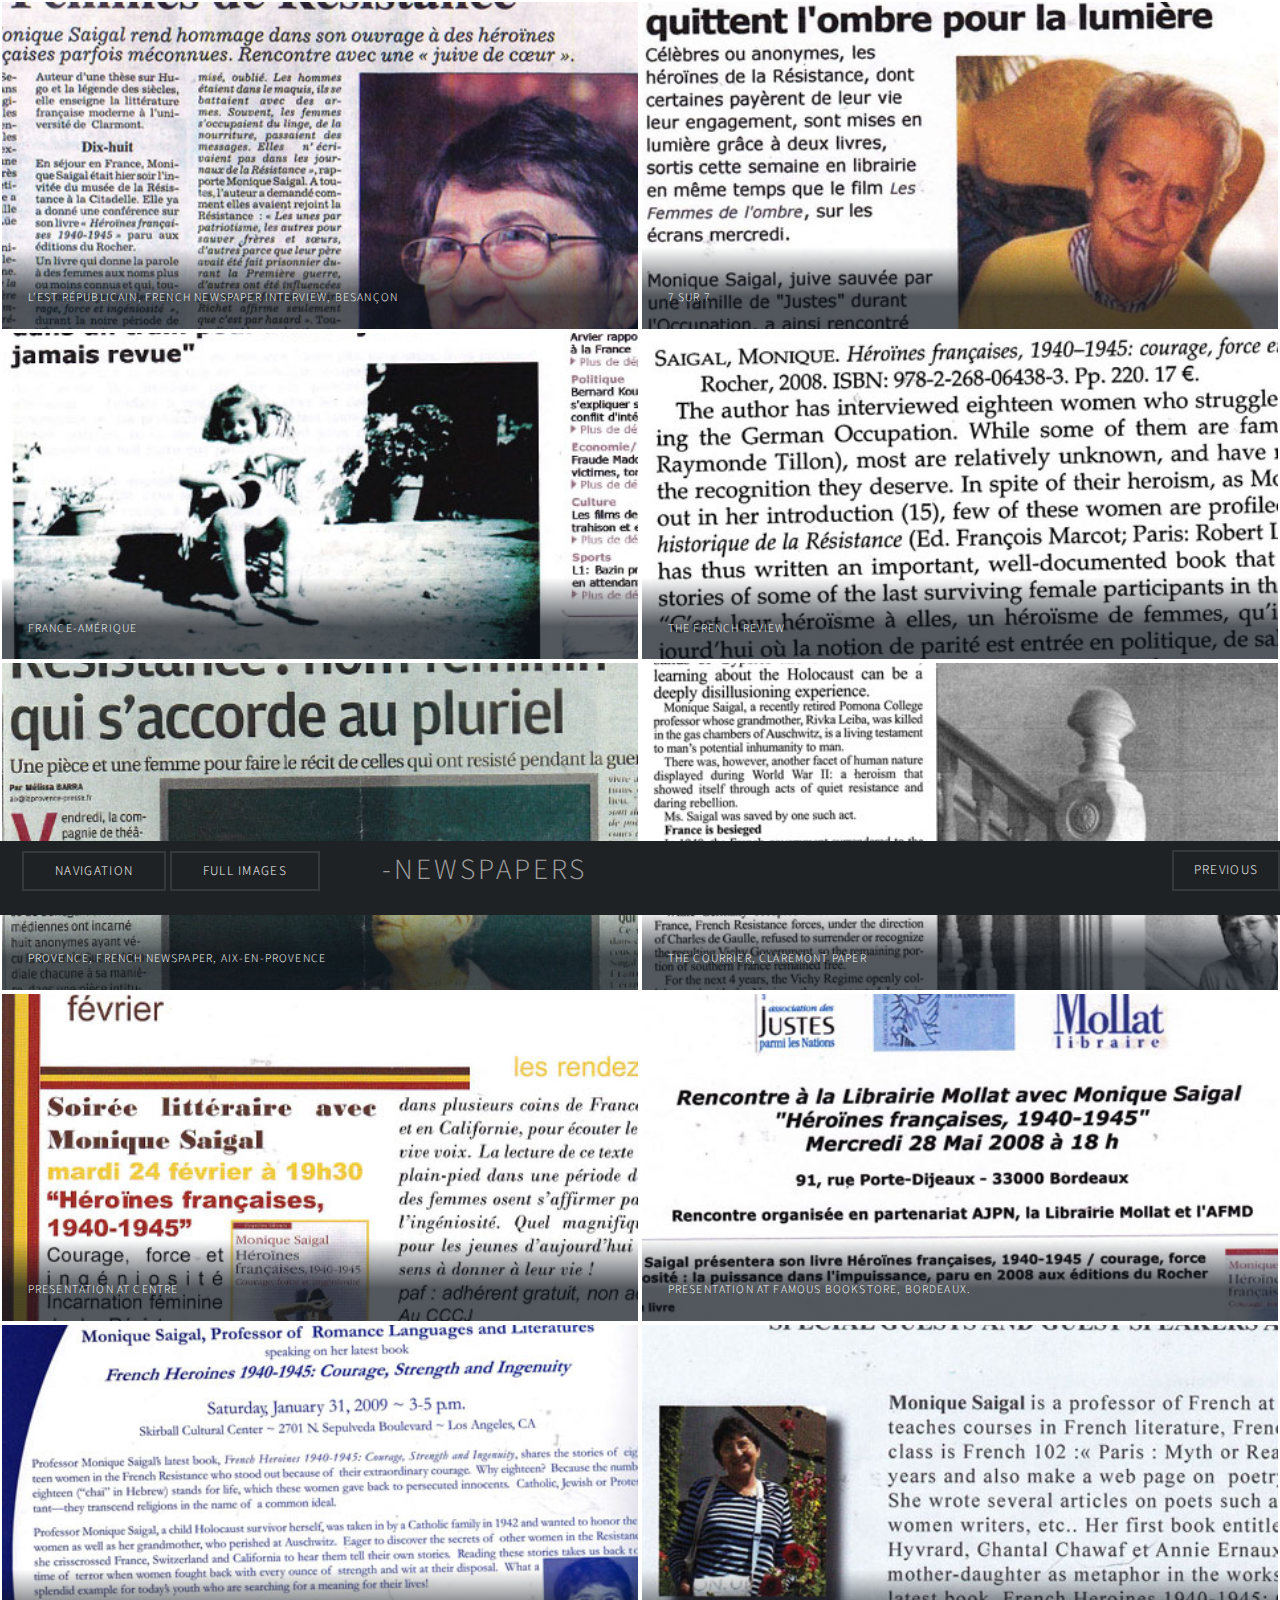
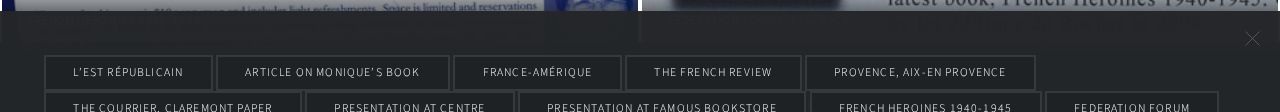
<file: page4.html>
<!DOCTYPE HTML>
<html>
	<head>
		<title>Newspapers and Presentations</title>
		<meta charset="utf-8" />
		<meta name="viewport" content="width=device-width, initial-scale=1, user-scalable=yes" />
		<!--[if lte IE 8]><script src="assets2/js/ie/html5shiv.js"></script><![endif]-->
		<link rel="stylesheet" href="assets2/css/main.css" />
		<!--[if lte IE 9]><link rel="stylesheet" href="assets2/css/ie9.css" /><![endif]-->
		<!--[if lte IE 8]><link rel="stylesheet" href="assets2/css/ie8.css" /><![endif]-->
	</head>
	<body>

		<!-- Wrapper -->
			<div id="wrapper">

				<!-- Header -->
					<header id="header">
						<h1><a href="#footer" class="button">Navigation</a></h1>
						<h1><a href="#footer1" class="button">Full Images</a></h1>
						<h2>-Newspapers</h2>
						<nav>
							<ul>
								<li><a href="page3.html" class="button">Previous</a></li>
							</ul>
						</nav>
					</header>

			
				<!-- Main -->
					<div id="main">
						<article class="thumb">
							<a href="images/images5/Full1.jpg" class="image"><img src="images/images5/Thumb1.jpg" alt="" /></a>
							<h2>L’Est Républicain, French Newspaper interview, Besançon</h2>
							<p>Newspaper article on one of Monique’s presentation at the Museum of the Resistance in Besançon, France.</p>
						</article>
						<article class="thumb">
							<a href="images/images5/Full2.jpg" class="image"><img src="images/images5/Thumb2.jpg" alt="" /></a>
							<h2>7 sur 7</h2>
							<p>7 SUR 7: French TV program.</p>
						</article>
						<article class="thumb">
							<a href="images/images5/Full3.jpg" class="image"><img src="images/images5/Thumb3.jpg" alt="" /></a>
							<h2>France-Amérique </h2>
							<p></p>
						</article>
						<article class="thumb">
							<a href="images/images5/Full4.jpg" class="image"><img src="images/images5/Thumb4.jpg" alt="" /></a>
							<h2>The French Review</h2>
							<p>Article, <em>The French Review</em>, published by American Association of Teachers of French.</p>
				
						</article>
						<article class="thumb">
							<a href="images/images5/Full5.jpg" class="image"><img src="images/images5/Thumb5.jpg" alt="" /></a>
							<h2>Provence, French newspaper, Aix-en-Provence</h2>
							<p></p>
						</article>
						<article class="thumb">
							<a href="images/images5/Full6.jpg" class="image"><img src="images/images5/Thumb6.jpg" alt="" /></a>
							<h2>The Courrier, Claremont paper</h2>
							<p></p>
						</article>
						<article class="thumb">
							<a href="images/images5/Full7.jpg" class="image"><img src="images/images5/Thumb7.jpg" alt="" /></a>
							<h2>Presentation at Centre</h2>
							<p>Centre Communautaire Culturel Juif, Montpellier.</p>
						</article>
						<article class="thumb">
							<a href="images/images5/Full8.jpg" class="image"><img src="images/images5/Thumb8.jpg" alt="" /></a>
							<h2>Presentation at famous bookstore, Bordeaux.</h2>
							<p>The famous bookstore Mollat, in Bordeaux.</p>
						</article>
						<article class="thumb">
							<a href="images/images5/Full9.jpg" class="image"><img src="images/images5/Thumb9.jpg" alt="" /></a>
							<h2>French Heroines 1940-1945</h2>
							<p>Presentation at Skirball Cultural Center, Los Angeles</p>
						</article>
						<article class="thumb">
							<a href="images/images5/Full10.jpg" class="image"><img src="images/images5/Thumb10.jpg" alt="" /></a>
							<h2>Federation Forum, Fall 2009</h2>
							<p>Federation of Alliances Françaises, Chicago, 2009</p>
						</article>
					</div>

				<!-- Footer -->
					<footer id="footer" class="panel">
						<a href="index.html" class="button">HOME</a>
						<a href="page1.html" class="button">Jacqueline Baleste</a>
						<a href="page2.html" class="button">Rivka Leiba</a>
						<a href="page3.html" class="button">Articles and Letters</a>
						<a href="page4.html" class="button">Newspapers</a>
						
					</footer>
					
					<footer id="footer1" class="panel">
						<a href="images/images5/Full1.jpg" class="button small">L’Est Républicain</a>
						
						<a href="images/images5/Full2.jpg" class="button small">Article on Monique’s book</a>
						
						<a href="images/images5/Full3.jpg" class="button small">France-Amérique</a>
						
						<a href="images/images5/Full4.jpg" class="button small">The French Review</a>
						
						<a href="images/images5/Full5.jpg" class="button small">Provence, Aix-en Provence</a>
						
						<a href="images/images5/Full6.jpg" class="button small">The Courrier, Claremont paper</a>
						
						<a href="images/images5/Full7.jpg" class="button small">Presentation at Centre</a>
						
						<a href="images/images5/Full8.jpg" class="button small">Presentation at Famous Bookstore</a>
						
						<a href="images/images5/Full9.jpg" class="button small">French Heroines 1940-1945</a>
						<a href="images/images5/Full10.jpg" class="button small">Federation Forum</a>
						<!-- <a href="images/images5/Full1.jpg">1</a> -->
					</footer>
					

			</div>

		<!-- Scripts -->
			<script src="assets2/js/jquery.min.js"></script>
			<script src="assets2/js/jquery.poptrox.min.js"></script>
			<script src="assets2/js/skel.min.js"></script>
			<script src="assets2/js/util.js"></script>
			<!--[if lte IE 8]><script src="assets2/js/ie/respond.min.js"></script><![endif]-->
			<script src="assets2/js/main.js"></script>

	</body>
</html>
</file>
<file: assets/css/ie9.css>
/*
	Editorial by HTML5 UP
	html5up.net | @ajlkn
	Free for personal and commercial use under the CCA 3.0 license (html5up.net/license)
*/

/* Features */

	.features:after {
		clear: both;
		content: '';
		display: block;
	}

	.features article {
		float: left;
	}

		.features article:after {
			clear: both;
			content: '';
			display: block;
		}

		.features article .icon {
			float: left;
		}

/* Posts */

	.posts:after {
		clear: both;
		content: '';
		display: block;
	}

	.posts article {
		float: left;
	}

/* Main */

	#main {
		padding-left: 24em;
	}

/* Sidebar */

	#sidebar {
		position: absolute;
		top: 0;
		left: 0;
		min-height: 100%;
		width: 24em;
	}

/* Banner */

	#banner:after {
		clear: both;
		content: '';
		display: block;
	}

	#banner .content {
		float: left;
		padding-right: 4em;
	}

	#banner .image {
		float: left;
		margin-left: 0;
	}
</file>
<file: assets2/css/ie9.css>
/*
	Multiverse by HTML5 UP
	html5up.net | @ajlkn
	Free for personal and commercial use under the CCA 3.0 license (html5up.net/license)
*/

/* Panel */

	.panel > .inner.split:after {
		clear: both;
		content: '';
		display: block;
	}

	.panel > .inner.split > div {
		float: left;
		margin-left: 0;
		padding-left: 0;
	}

	.panel > .inner.split > :first-child {
		padding-left: 0;
	}

/* Wrapper */

	#wrapper:before {
		display: none;
	}

/* Main */

	#main:after {
		clear: both;
		content: '';
		display: block;
	}

	#main .thumb {
		float: left;
	}
</file>
<file: assets/css/main.css>
@import url(font-awesome.min.css);
@import url("https://fonts.googleapis.com/css?family=Open+Sans:400,600,400italic,600italic|Roboto+Slab:400,700");

/*
	Editorial by HTML5 UP
	html5up.net | @ajlkn
	Free for personal and commercial use under the CCA 3.0 license (html5up.net/license)
*/

/* Reset */

	html, body, div, span, applet, object, iframe, h1, h2, h3, h4, h5, h6, p, blockquote, pre, a, abbr, acronym, address, big, cite, code, del, dfn, em, img, ins, kbd, q, s, samp, small, strike, strong, sub, sup, tt, var, b, u, i, center, dl, dt, dd, ol, ul, li, fieldset, form, label, legend, table, caption, tbody, tfoot, thead, tr, th, td, article, aside, canvas, details, embed, figure, figcaption, footer, header, hgroup, menu, nav, output, ruby, section, summary, time, mark, audio, video {
		margin: 0;
		padding: 0;
		border: 0;
		font-size: 100%;
		font: inherit;
		vertical-align: baseline;
	}

	p{
	font-size: 130%;
	}

	article, aside, details, figcaption, figure, footer, header, hgroup, menu, nav, section {
		display: block;
	}

	body {
		line-height: 1;
	}

	ol, ul {
		list-style: none;
	}

	blockquote, q {
		quotes: none;
	}

	blockquote:before, blockquote:after, q:before, q:after {
		content: '';
		content: none;
	}

	table {
		border-collapse: collapse;
		border-spacing: 0;
	}

	body {
		-webkit-text-size-adjust: none;
	}

/* Box Model */

	*, *:before, *:after {
		-moz-box-sizing: border-box;
		-webkit-box-sizing: border-box;
		box-sizing: border-box;
	}

/* Grid */

	.row {
		border-bottom: solid 1px transparent;
		-moz-box-sizing: border-box;
		-webkit-box-sizing: border-box;
		box-sizing: border-box;
	}

	.row > * {
		float: left;
		-moz-box-sizing: border-box;
		-webkit-box-sizing: border-box;
		box-sizing: border-box;
	}

	.row:after, .row:before {
		content: '';
		display: block;
		clear: both;
		height: 0;
	}

	.row.uniform > * > :first-child {
		margin-top: 0;
	}

	.row.uniform > * > :last-child {
		margin-bottom: 0;
	}

	.row.\30 \25 > * {
		padding: 0 0 0 0em;
	}

	.row.\30 \25 {
		margin: 0 0 -1px 0em;
	}

	.row.uniform.\30 \25 > * {
		padding: 0em 0 0 0em;
	}

	.row.uniform.\30 \25 {
		margin: 0em 0 -1px 0em;
	}

	.row > * {
		padding: 0 0 0 1.5em;
	}

	.row {
		margin: 0 0 -1px -1.5em;
	}

	.row.uniform > * {
		padding: 1.5em 0 0 1.5em;
	}

	.row.uniform {
		margin: -1.5em 0 -1px -1.5em;
	}

	.row.\32 00\25 > * {
		padding: 0 0 0 3em;
	}

	.row.\32 00\25 {
		margin: 0 0 -1px -3em;
	}

	.row.uniform.\32 00\25 > * {
		padding: 3em 0 0 3em;
	}

	.row.uniform.\32 00\25 {
		margin: -3em 0 -1px -3em;
	}

	.row.\31 50\25 > * {
		padding: 0 0 0 2.25em;
	}

	.row.\31 50\25 {
		margin: 0 0 -1px -2.25em;
	}

	.row.uniform.\31 50\25 > * {
		padding: 2.25em 0 0 2.25em;
	}

	.row.uniform.\31 50\25 {
		margin: -2.25em 0 -1px -2.25em;
	}

	.row.\35 0\25 > * {
		padding: 0 0 0 0.75em;
	}

	.row.\35 0\25 {
		margin: 0 0 -1px -0.75em;
	}

	.row.uniform.\35 0\25 > * {
		padding: 0.75em 0 0 0.75em;
	}

	.row.uniform.\35 0\25 {
		margin: -0.75em 0 -1px -0.75em;
	}

	.row.\32 5\25 > * {
		padding: 0 0 0 0.375em;
	}

	.row.\32 5\25 {
		margin: 0 0 -1px -0.375em;
	}

	.row.uniform.\32 5\25 > * {
		padding: 0.375em 0 0 0.375em;
	}

	.row.uniform.\32 5\25 {
		margin: -0.375em 0 -1px -0.375em;
	}

	.\31 2u, .\31 2u\24 {
		width: 100%;
		clear: none;
		margin-left: 0;
	}

	.\31 1u, .\31 1u\24 {
		width: 91.6666666667%;
		clear: none;
		margin-left: 0;
	}

	.\31 0u, .\31 0u\24 {
		width: 83.3333333333%;
		clear: none;
		margin-left: 0;
	}

	.\39 u, .\39 u\24 {
		width: 75%;
		clear: none;
		margin-left: 0;
	}

	.\38 u, .\38 u\24 {
		width: 66.6666666667%;
		clear: none;
		margin-left: 0;
	}

	.\37 u, .\37 u\24 {
		width: 58.3333333333%;
		clear: none;
		margin-left: 0;
	}

	.\36 u, .\36 u\24 {
		width: 50%;
		clear: none;
		margin-left: 0;
	}

	.\35 u, .\35 u\24 {
		width: 41.6666666667%;
		clear: none;
		margin-left: 0;
	}

	.\34 u, .\34 u\24 {
		width: 33.3333333333%;
		clear: none;
		margin-left: 0;
	}

	.\33 u, .\33 u\24 {
		width: 25%;
		clear: none;
		margin-left: 0;
	}

	.\32 u, .\32 u\24 {
		width: 16.6666666667%;
		clear: none;
		margin-left: 0;
	}

	.\31 u, .\31 u\24 {
		width: 8.3333333333%;
		clear: none;
		margin-left: 0;
	}

	.\31 2u\24 + *,
	.\31 1u\24 + *,
	.\31 0u\24 + *,
	.\39 u\24 + *,
	.\38 u\24 + *,
	.\37 u\24 + *,
	.\36 u\24 + *,
	.\35 u\24 + *,
	.\34 u\24 + *,
	.\33 u\24 + *,
	.\32 u\24 + *,
	.\31 u\24 + * {
		clear: left;
	}

	.\-11u {
		margin-left: 91.66667%;
	}

	.\-10u {
		margin-left: 83.33333%;
	}

	.\-9u {
		margin-left: 75%;
	}

	.\-8u {
		margin-left: 66.66667%;
	}

	.\-7u {
		margin-left: 58.33333%;
	}

	.\-6u {
		margin-left: 50%;
	}

	.\-5u {
		margin-left: 41.66667%;
	}

	.\-4u {
		margin-left: 33.33333%;
	}

	.\-3u {
		margin-left: 25%;
	}

	.\-2u {
		margin-left: 16.66667%;
	}

	.\-1u {
		margin-left: 8.33333%;
	}

	@media screen and (max-width: 1680px) {

		.row > * {
			padding: 0 0 0 1.5em;
		}

		.row {
			margin: 0 0 -1px -1.5em;
		}

		.row.uniform > * {
			padding: 1.5em 0 0 1.5em;
		}

		.row.uniform {
			margin: -1.5em 0 -1px -1.5em;
		}

		.row.\32 00\25 > * {
			padding: 0 0 0 3em;
		}

		.row.\32 00\25 {
			margin: 0 0 -1px -3em;
		}

		.row.uniform.\32 00\25 > * {
			padding: 3em 0 0 3em;
		}

		.row.uniform.\32 00\25 {
			margin: -3em 0 -1px -3em;
		}

		.row.\31 50\25 > * {
			padding: 0 0 0 2.25em;
		}

		.row.\31 50\25 {
			margin: 0 0 -1px -2.25em;
		}

		.row.uniform.\31 50\25 > * {
			padding: 2.25em 0 0 2.25em;
		}

		.row.uniform.\31 50\25 {
			margin: -2.25em 0 -1px -2.25em;
		}

		.row.\35 0\25 > * {
			padding: 0 0 0 0.75em;
		}

		.row.\35 0\25 {
			margin: 0 0 -1px -0.75em;
		}

		.row.uniform.\35 0\25 > * {
			padding: 0.75em 0 0 0.75em;
		}

		.row.uniform.\35 0\25 {
			margin: -0.75em 0 -1px -0.75em;
		}

		.row.\32 5\25 > * {
			padding: 0 0 0 0.375em;
		}

		.row.\32 5\25 {
			margin: 0 0 -1px -0.375em;
		}

		.row.uniform.\32 5\25 > * {
			padding: 0.375em 0 0 0.375em;
		}

		.row.uniform.\32 5\25 {
			margin: -0.375em 0 -1px -0.375em;
		}

		.\31 2u\28xlarge\29, .\31 2u\24\28xlarge\29 {
			width: 100%;
			clear: none;
			margin-left: 0;
		}

		.\31 1u\28xlarge\29, .\31 1u\24\28xlarge\29 {
			width: 91.6666666667%;
			clear: none;
			margin-left: 0;
		}

		.\31 0u\28xlarge\29, .\31 0u\24\28xlarge\29 {
			width: 83.3333333333%;
			clear: none;
			margin-left: 0;
		}

		.\39 u\28xlarge\29, .\39 u\24\28xlarge\29 {
			width: 75%;
			clear: none;
			margin-left: 0;
		}

		.\38 u\28xlarge\29, .\38 u\24\28xlarge\29 {
			width: 66.6666666667%;
			clear: none;
			margin-left: 0;
		}

		.\37 u\28xlarge\29, .\37 u\24\28xlarge\29 {
			width: 58.3333333333%;
			clear: none;
			margin-left: 0;
		}

		.\36 u\28xlarge\29, .\36 u\24\28xlarge\29 {
			width: 50%;
			clear: none;
			margin-left: 0;
		}

		.\35 u\28xlarge\29, .\35 u\24\28xlarge\29 {
			width: 41.6666666667%;
			clear: none;
			margin-left: 0;
		}

		.\34 u\28xlarge\29, .\34 u\24\28xlarge\29 {
			width: 33.3333333333%;
			clear: none;
			margin-left: 0;
		}

		.\33 u\28xlarge\29, .\33 u\24\28xlarge\29 {
			width: 25%;
			clear: none;
			margin-left: 0;
		}

		.\32 u\28xlarge\29, .\32 u\24\28xlarge\29 {
			width: 16.6666666667%;
			clear: none;
			margin-left: 0;
		}

		.\31 u\28xlarge\29, .\31 u\24\28xlarge\29 {
			width: 8.3333333333%;
			clear: none;
			margin-left: 0;
		}

		.\31 2u\24\28xlarge\29 + *,
		.\31 1u\24\28xlarge\29 + *,
		.\31 0u\24\28xlarge\29 + *,
		.\39 u\24\28xlarge\29 + *,
		.\38 u\24\28xlarge\29 + *,
		.\37 u\24\28xlarge\29 + *,
		.\36 u\24\28xlarge\29 + *,
		.\35 u\24\28xlarge\29 + *,
		.\34 u\24\28xlarge\29 + *,
		.\33 u\24\28xlarge\29 + *,
		.\32 u\24\28xlarge\29 + *,
		.\31 u\24\28xlarge\29 + * {
			clear: left;
		}

		.\-11u\28xlarge\29 {
			margin-left: 91.66667%;
		}

		.\-10u\28xlarge\29 {
			margin-left: 83.33333%;
		}

		.\-9u\28xlarge\29 {
			margin-left: 75%;
		}

		.\-8u\28xlarge\29 {
			margin-left: 66.66667%;
		}

		.\-7u\28xlarge\29 {
			margin-left: 58.33333%;
		}

		.\-6u\28xlarge\29 {
			margin-left: 50%;
		}

		.\-5u\28xlarge\29 {
			margin-left: 41.66667%;
		}

		.\-4u\28xlarge\29 {
			margin-left: 33.33333%;
		}

		.\-3u\28xlarge\29 {
			margin-left: 25%;
		}

		.\-2u\28xlarge\29 {
			margin-left: 16.66667%;
		}

		.\-1u\28xlarge\29 {
			margin-left: 8.33333%;
		}

	}

	@media screen and (max-width: 1280px) {

		.row > * {
			padding: 0 0 0 1.5em;
		}

		.row {
			margin: 0 0 -1px -1.5em;
		}

		.row.uniform > * {
			padding: 1.5em 0 0 1.5em;
		}

		.row.uniform {
			margin: -1.5em 0 -1px -1.5em;
		}

		.row.\32 00\25 > * {
			padding: 0 0 0 3em;
		}

		.row.\32 00\25 {
			margin: 0 0 -1px -3em;
		}

		.row.uniform.\32 00\25 > * {
			padding: 3em 0 0 3em;
		}

		.row.uniform.\32 00\25 {
			margin: -3em 0 -1px -3em;
		}

		.row.\31 50\25 > * {
			padding: 0 0 0 2.25em;
		}

		.row.\31 50\25 {
			margin: 0 0 -1px -2.25em;
		}

		.row.uniform.\31 50\25 > * {
			padding: 2.25em 0 0 2.25em;
		}

		.row.uniform.\31 50\25 {
			margin: -2.25em 0 -1px -2.25em;
		}

		.row.\35 0\25 > * {
			padding: 0 0 0 0.75em;
		}

		.row.\35 0\25 {
			margin: 0 0 -1px -0.75em;
		}

		.row.uniform.\35 0\25 > * {
			padding: 0.75em 0 0 0.75em;
		}

		.row.uniform.\35 0\25 {
			margin: -0.75em 0 -1px -0.75em;
		}

		.row.\32 5\25 > * {
			padding: 0 0 0 0.375em;
		}

		.row.\32 5\25 {
			margin: 0 0 -1px -0.375em;
		}

		.row.uniform.\32 5\25 > * {
			padding: 0.375em 0 0 0.375em;
		}

		.row.uniform.\32 5\25 {
			margin: -0.375em 0 -1px -0.375em;
		}

		.\31 2u\28large\29, .\31 2u\24\28large\29 {
			width: 100%;
			clear: none;
			margin-left: 0;
		}

		.\31 1u\28large\29, .\31 1u\24\28large\29 {
			width: 91.6666666667%;
			clear: none;
			margin-left: 0;
		}

		.\31 0u\28large\29, .\31 0u\24\28large\29 {
			width: 83.3333333333%;
			clear: none;
			margin-left: 0;
		}

		.\39 u\28large\29, .\39 u\24\28large\29 {
			width: 75%;
			clear: none;
			margin-left: 0;
		}

		.\38 u\28large\29, .\38 u\24\28large\29 {
			width: 66.6666666667%;
			clear: none;
			margin-left: 0;
		}

		.\37 u\28large\29, .\37 u\24\28large\29 {
			width: 58.3333333333%;
			clear: none;
			margin-left: 0;
		}

		.\36 u\28large\29, .\36 u\24\28large\29 {
			width: 50%;
			clear: none;
			margin-left: 0;
		}

		.\35 u\28large\29, .\35 u\24\28large\29 {
			width: 41.6666666667%;
			clear: none;
			margin-left: 0;
		}

		.\34 u\28large\29, .\34 u\24\28large\29 {
			width: 33.3333333333%;
			clear: none;
			margin-left: 0;
		}

		.\33 u\28large\29, .\33 u\24\28large\29 {
			width: 25%;
			clear: none;
			margin-left: 0;
		}

		.\32 u\28large\29, .\32 u\24\28large\29 {
			width: 16.6666666667%;
			clear: none;
			margin-left: 0;
		}

		.\31 u\28large\29, .\31 u\24\28large\29 {
			width: 8.3333333333%;
			clear: none;
			margin-left: 0;
		}

		.\31 2u\24\28large\29 + *,
		.\31 1u\24\28large\29 + *,
		.\31 0u\24\28large\29 + *,
		.\39 u\24\28large\29 + *,
		.\38 u\24\28large\29 + *,
		.\37 u\24\28large\29 + *,
		.\36 u\24\28large\29 + *,
		.\35 u\24\28large\29 + *,
		.\34 u\24\28large\29 + *,
		.\33 u\24\28large\29 + *,
		.\32 u\24\28large\29 + *,
		.\31 u\24\28large\29 + * {
			clear: left;
		}

		.\-11u\28large\29 {
			margin-left: 91.66667%;
		}

		.\-10u\28large\29 {
			margin-left: 83.33333%;
		}

		.\-9u\28large\29 {
			margin-left: 75%;
		}

		.\-8u\28large\29 {
			margin-left: 66.66667%;
		}

		.\-7u\28large\29 {
			margin-left: 58.33333%;
		}

		.\-6u\28large\29 {
			margin-left: 50%;
		}

		.\-5u\28large\29 {
			margin-left: 41.66667%;
		}

		.\-4u\28large\29 {
			margin-left: 33.33333%;
		}

		.\-3u\28large\29 {
			margin-left: 25%;
		}

		.\-2u\28large\29 {
			margin-left: 16.66667%;
		}

		.\-1u\28large\29 {
			margin-left: 8.33333%;
		}

	}

	@media screen and (max-width: 980px) {

		.row > * {
			padding: 0 0 0 1.5em;
		}

		.row {
			margin: 0 0 -1px -1.5em;
		}

		.row.uniform > * {
			padding: 1.5em 0 0 1.5em;
		}

		.row.uniform {
			margin: -1.5em 0 -1px -1.5em;
		}

		.row.\32 00\25 > * {
			padding: 0 0 0 3em;
		}

		.row.\32 00\25 {
			margin: 0 0 -1px -3em;
		}

		.row.uniform.\32 00\25 > * {
			padding: 3em 0 0 3em;
		}

		.row.uniform.\32 00\25 {
			margin: -3em 0 -1px -3em;
		}

		.row.\31 50\25 > * {
			padding: 0 0 0 2.25em;
		}

		.row.\31 50\25 {
			margin: 0 0 -1px -2.25em;
		}

		.row.uniform.\31 50\25 > * {
			padding: 2.25em 0 0 2.25em;
		}

		.row.uniform.\31 50\25 {
			margin: -2.25em 0 -1px -2.25em;
		}

		.row.\35 0\25 > * {
			padding: 0 0 0 0.75em;
		}

		.row.\35 0\25 {
			margin: 0 0 -1px -0.75em;
		}

		.row.uniform.\35 0\25 > * {
			padding: 0.75em 0 0 0.75em;
		}

		.row.uniform.\35 0\25 {
			margin: -0.75em 0 -1px -0.75em;
		}

		.row.\32 5\25 > * {
			padding: 0 0 0 0.375em;
		}

		.row.\32 5\25 {
			margin: 0 0 -1px -0.375em;
		}

		.row.uniform.\32 5\25 > * {
			padding: 0.375em 0 0 0.375em;
		}

		.row.uniform.\32 5\25 {
			margin: -0.375em 0 -1px -0.375em;
		}

		.\31 2u\28medium\29, .\31 2u\24\28medium\29 {
			width: 100%;
			clear: none;
			margin-left: 0;
		}

		.\31 1u\28medium\29, .\31 1u\24\28medium\29 {
			width: 91.6666666667%;
			clear: none;
			margin-left: 0;
		}

		.\31 0u\28medium\29, .\31 0u\24\28medium\29 {
			width: 83.3333333333%;
			clear: none;
			margin-left: 0;
		}

		.\39 u\28medium\29, .\39 u\24\28medium\29 {
			width: 75%;
			clear: none;
			margin-left: 0;
		}

		.\38 u\28medium\29, .\38 u\24\28medium\29 {
			width: 66.6666666667%;
			clear: none;
			margin-left: 0;
		}

		.\37 u\28medium\29, .\37 u\24\28medium\29 {
			width: 58.3333333333%;
			clear: none;
			margin-left: 0;
		}

		.\36 u\28medium\29, .\36 u\24\28medium\29 {
			width: 50%;
			clear: none;
			margin-left: 0;
		}

		.\35 u\28medium\29, .\35 u\24\28medium\29 {
			width: 41.6666666667%;
			clear: none;
			margin-left: 0;
		}

		.\34 u\28medium\29, .\34 u\24\28medium\29 {
			width: 33.3333333333%;
			clear: none;
			margin-left: 0;
		}

		.\33 u\28medium\29, .\33 u\24\28medium\29 {
			width: 25%;
			clear: none;
			margin-left: 0;
		}

		.\32 u\28medium\29, .\32 u\24\28medium\29 {
			width: 16.6666666667%;
			clear: none;
			margin-left: 0;
		}

		.\31 u\28medium\29, .\31 u\24\28medium\29 {
			width: 8.3333333333%;
			clear: none;
			margin-left: 0;
		}

		.\31 2u\24\28medium\29 + *,
		.\31 1u\24\28medium\29 + *,
		.\31 0u\24\28medium\29 + *,
		.\39 u\24\28medium\29 + *,
		.\38 u\24\28medium\29 + *,
		.\37 u\24\28medium\29 + *,
		.\36 u\24\28medium\29 + *,
		.\35 u\24\28medium\29 + *,
		.\34 u\24\28medium\29 + *,
		.\33 u\24\28medium\29 + *,
		.\32 u\24\28medium\29 + *,
		.\31 u\24\28medium\29 + * {
			clear: left;
		}

		.\-11u\28medium\29 {
			margin-left: 91.66667%;
		}

		.\-10u\28medium\29 {
			margin-left: 83.33333%;
		}

		.\-9u\28medium\29 {
			margin-left: 75%;
		}

		.\-8u\28medium\29 {
			margin-left: 66.66667%;
		}

		.\-7u\28medium\29 {
			margin-left: 58.33333%;
		}

		.\-6u\28medium\29 {
			margin-left: 50%;
		}

		.\-5u\28medium\29 {
			margin-left: 41.66667%;
		}

		.\-4u\28medium\29 {
			margin-left: 33.33333%;
		}

		.\-3u\28medium\29 {
			margin-left: 25%;
		}

		.\-2u\28medium\29 {
			margin-left: 16.66667%;
		}

		.\-1u\28medium\29 {
			margin-left: 8.33333%;
		}

	}

	@media screen and (max-width: 736px) {

		.row > * {
			padding: 0 0 0 1.5em;
		}

		.row {
			margin: 0 0 -1px -1.5em;
		}

		.row.uniform > * {
			padding: 1.5em 0 0 1.5em;
		}

		.row.uniform {
			margin: -1.5em 0 -1px -1.5em;
		}

		.row.\32 00\25 > * {
			padding: 0 0 0 3em;
		}

		.row.\32 00\25 {
			margin: 0 0 -1px -3em;
		}

		.row.uniform.\32 00\25 > * {
			padding: 3em 0 0 3em;
		}

		.row.uniform.\32 00\25 {
			margin: -3em 0 -1px -3em;
		}

		.row.\31 50\25 > * {
			padding: 0 0 0 2.25em;
		}

		.row.\31 50\25 {
			margin: 0 0 -1px -2.25em;
		}

		.row.uniform.\31 50\25 > * {
			padding: 2.25em 0 0 2.25em;
		}

		.row.uniform.\31 50\25 {
			margin: -2.25em 0 -1px -2.25em;
		}

		.row.\35 0\25 > * {
			padding: 0 0 0 0.75em;
		}

		.row.\35 0\25 {
			margin: 0 0 -1px -0.75em;
		}

		.row.uniform.\35 0\25 > * {
			padding: 0.75em 0 0 0.75em;
		}

		.row.uniform.\35 0\25 {
			margin: -0.75em 0 -1px -0.75em;
		}

		.row.\32 5\25 > * {
			padding: 0 0 0 0.375em;
		}

		.row.\32 5\25 {
			margin: 0 0 -1px -0.375em;
		}

		.row.uniform.\32 5\25 > * {
			padding: 0.375em 0 0 0.375em;
		}

		.row.uniform.\32 5\25 {
			margin: -0.375em 0 -1px -0.375em;
		}

		.\31 2u\28small\29, .\31 2u\24\28small\29 {
			width: 100%;
			clear: none;
			margin-left: 0;
		}

		.\31 1u\28small\29, .\31 1u\24\28small\29 {
			width: 91.6666666667%;
			clear: none;
			margin-left: 0;
		}

		.\31 0u\28small\29, .\31 0u\24\28small\29 {
			width: 83.3333333333%;
			clear: none;
			margin-left: 0;
		}

		.\39 u\28small\29, .\39 u\24\28small\29 {
			width: 75%;
			clear: none;
			margin-left: 0;
		}

		.\38 u\28small\29, .\38 u\24\28small\29 {
			width: 66.6666666667%;
			clear: none;
			margin-left: 0;
		}

		.\37 u\28small\29, .\37 u\24\28small\29 {
			width: 58.3333333333%;
			clear: none;
			margin-left: 0;
		}

		.\36 u\28small\29, .\36 u\24\28small\29 {
			width: 50%;
			clear: none;
			margin-left: 0;
		}

		.\35 u\28small\29, .\35 u\24\28small\29 {
			width: 41.6666666667%;
			clear: none;
			margin-left: 0;
		}

		.\34 u\28small\29, .\34 u\24\28small\29 {
			width: 33.3333333333%;
			clear: none;
			margin-left: 0;
		}

		.\33 u\28small\29, .\33 u\24\28small\29 {
			width: 25%;
			clear: none;
			margin-left: 0;
		}

		.\32 u\28small\29, .\32 u\24\28small\29 {
			width: 16.6666666667%;
			clear: none;
			margin-left: 0;
		}

		.\31 u\28small\29, .\31 u\24\28small\29 {
			width: 8.3333333333%;
			clear: none;
			margin-left: 0;
		}

		.\31 2u\24\28small\29 + *,
		.\31 1u\24\28small\29 + *,
		.\31 0u\24\28small\29 + *,
		.\39 u\24\28small\29 + *,
		.\38 u\24\28small\29 + *,
		.\37 u\24\28small\29 + *,
		.\36 u\24\28small\29 + *,
		.\35 u\24\28small\29 + *,
		.\34 u\24\28small\29 + *,
		.\33 u\24\28small\29 + *,
		.\32 u\24\28small\29 + *,
		.\31 u\24\28small\29 + * {
			clear: left;
		}

		.\-11u\28small\29 {
			margin-left: 91.66667%;
		}

		.\-10u\28small\29 {
			margin-left: 83.33333%;
		}

		.\-9u\28small\29 {
			margin-left: 75%;
		}

		.\-8u\28small\29 {
			margin-left: 66.66667%;
		}

		.\-7u\28small\29 {
			margin-left: 58.33333%;
		}

		.\-6u\28small\29 {
			margin-left: 50%;
		}

		.\-5u\28small\29 {
			margin-left: 41.66667%;
		}

		.\-4u\28small\29 {
			margin-left: 33.33333%;
		}

		.\-3u\28small\29 {
			margin-left: 25%;
		}

		.\-2u\28small\29 {
			margin-left: 16.66667%;
		}

		.\-1u\28small\29 {
			margin-left: 8.33333%;
		}

	}

	@media screen and (max-width: 480px) {

		.row > * {
			padding: 0 0 0 1.5em;
		}

		.row {
			margin: 0 0 -1px -1.5em;
		}

		.row.uniform > * {
			padding: 1.5em 0 0 1.5em;
		}

		.row.uniform {
			margin: -1.5em 0 -1px -1.5em;
		}

		.row.\32 00\25 > * {
			padding: 0 0 0 3em;
		}

		.row.\32 00\25 {
			margin: 0 0 -1px -3em;
		}

		.row.uniform.\32 00\25 > * {
			padding: 3em 0 0 3em;
		}

		.row.uniform.\32 00\25 {
			margin: -3em 0 -1px -3em;
		}

		.row.\31 50\25 > * {
			padding: 0 0 0 2.25em;
		}

		.row.\31 50\25 {
			margin: 0 0 -1px -2.25em;
		}

		.row.uniform.\31 50\25 > * {
			padding: 2.25em 0 0 2.25em;
		}

		.row.uniform.\31 50\25 {
			margin: -2.25em 0 -1px -2.25em;
		}

		.row.\35 0\25 > * {
			padding: 0 0 0 0.75em;
		}

		.row.\35 0\25 {
			margin: 0 0 -1px -0.75em;
		}

		.row.uniform.\35 0\25 > * {
			padding: 0.75em 0 0 0.75em;
		}

		.row.uniform.\35 0\25 {
			margin: -0.75em 0 -1px -0.75em;
		}

		.row.\32 5\25 > * {
			padding: 0 0 0 0.375em;
		}

		.row.\32 5\25 {
			margin: 0 0 -1px -0.375em;
		}

		.row.uniform.\32 5\25 > * {
			padding: 0.375em 0 0 0.375em;
		}

		.row.uniform.\32 5\25 {
			margin: -0.375em 0 -1px -0.375em;
		}

		.\31 2u\28xsmall\29, .\31 2u\24\28xsmall\29 {
			width: 100%;
			clear: none;
			margin-left: 0;
		}

		.\31 1u\28xsmall\29, .\31 1u\24\28xsmall\29 {
			width: 91.6666666667%;
			clear: none;
			margin-left: 0;
		}

		.\31 0u\28xsmall\29, .\31 0u\24\28xsmall\29 {
			width: 83.3333333333%;
			clear: none;
			margin-left: 0;
		}

		.\39 u\28xsmall\29, .\39 u\24\28xsmall\29 {
			width: 75%;
			clear: none;
			margin-left: 0;
		}

		.\38 u\28xsmall\29, .\38 u\24\28xsmall\29 {
			width: 66.6666666667%;
			clear: none;
			margin-left: 0;
		}

		.\37 u\28xsmall\29, .\37 u\24\28xsmall\29 {
			width: 58.3333333333%;
			clear: none;
			margin-left: 0;
		}

		.\36 u\28xsmall\29, .\36 u\24\28xsmall\29 {
			width: 50%;
			clear: none;
			margin-left: 0;
		}

		.\35 u\28xsmall\29, .\35 u\24\28xsmall\29 {
			width: 41.6666666667%;
			clear: none;
			margin-left: 0;
		}

		.\34 u\28xsmall\29, .\34 u\24\28xsmall\29 {
			width: 33.3333333333%;
			clear: none;
			margin-left: 0;
		}

		.\33 u\28xsmall\29, .\33 u\24\28xsmall\29 {
			width: 25%;
			clear: none;
			margin-left: 0;
		}

		.\32 u\28xsmall\29, .\32 u\24\28xsmall\29 {
			width: 16.6666666667%;
			clear: none;
			margin-left: 0;
		}

		.\31 u\28xsmall\29, .\31 u\24\28xsmall\29 {
			width: 8.3333333333%;
			clear: none;
			margin-left: 0;
		}

		.\31 2u\24\28xsmall\29 + *,
		.\31 1u\24\28xsmall\29 + *,
		.\31 0u\24\28xsmall\29 + *,
		.\39 u\24\28xsmall\29 + *,
		.\38 u\24\28xsmall\29 + *,
		.\37 u\24\28xsmall\29 + *,
		.\36 u\24\28xsmall\29 + *,
		.\35 u\24\28xsmall\29 + *,
		.\34 u\24\28xsmall\29 + *,
		.\33 u\24\28xsmall\29 + *,
		.\32 u\24\28xsmall\29 + *,
		.\31 u\24\28xsmall\29 + * {
			clear: left;
		}

		.\-11u\28xsmall\29 {
			margin-left: 91.66667%;
		}

		.\-10u\28xsmall\29 {
			margin-left: 83.33333%;
		}

		.\-9u\28xsmall\29 {
			margin-left: 75%;
		}

		.\-8u\28xsmall\29 {
			margin-left: 66.66667%;
		}

		.\-7u\28xsmall\29 {
			margin-left: 58.33333%;
		}

		.\-6u\28xsmall\29 {
			margin-left: 50%;
		}

		.\-5u\28xsmall\29 {
			margin-left: 41.66667%;
		}

		.\-4u\28xsmall\29 {
			margin-left: 33.33333%;
		}

		.\-3u\28xsmall\29 {
			margin-left: 25%;
		}

		.\-2u\28xsmall\29 {
			margin-left: 16.66667%;
		}

		.\-1u\28xsmall\29 {
			margin-left: 8.33333%;
		}

	}

	@media screen and (max-width: 360px) {

		.row > * {
			padding: 0 0 0 1.5em;
		}

		.row {
			margin: 0 0 -1px -1.5em;
		}

		.row.uniform > * {
			padding: 1.5em 0 0 1.5em;
		}

		.row.uniform {
			margin: -1.5em 0 -1px -1.5em;
		}

		.row.\32 00\25 > * {
			padding: 0 0 0 3em;
		}

		.row.\32 00\25 {
			margin: 0 0 -1px -3em;
		}

		.row.uniform.\32 00\25 > * {
			padding: 3em 0 0 3em;
		}

		.row.uniform.\32 00\25 {
			margin: -3em 0 -1px -3em;
		}

		.row.\31 50\25 > * {
			padding: 0 0 0 2.25em;
		}

		.row.\31 50\25 {
			margin: 0 0 -1px -2.25em;
		}

		.row.uniform.\31 50\25 > * {
			padding: 2.25em 0 0 2.25em;
		}

		.row.uniform.\31 50\25 {
			margin: -2.25em 0 -1px -2.25em;
		}

		.row.\35 0\25 > * {
			padding: 0 0 0 0.75em;
		}

		.row.\35 0\25 {
			margin: 0 0 -1px -0.75em;
		}

		.row.uniform.\35 0\25 > * {
			padding: 0.75em 0 0 0.75em;
		}

		.row.uniform.\35 0\25 {
			margin: -0.75em 0 -1px -0.75em;
		}

		.row.\32 5\25 > * {
			padding: 0 0 0 0.375em;
		}

		.row.\32 5\25 {
			margin: 0 0 -1px -0.375em;
		}

		.row.uniform.\32 5\25 > * {
			padding: 0.375em 0 0 0.375em;
		}

		.row.uniform.\32 5\25 {
			margin: -0.375em 0 -1px -0.375em;
		}

		.\31 2u\28xxsmall\29, .\31 2u\24\28xxsmall\29 {
			width: 100%;
			clear: none;
			margin-left: 0;
		}

		.\31 1u\28xxsmall\29, .\31 1u\24\28xxsmall\29 {
			width: 91.6666666667%;
			clear: none;
			margin-left: 0;
		}

		.\31 0u\28xxsmall\29, .\31 0u\24\28xxsmall\29 {
			width: 83.3333333333%;
			clear: none;
			margin-left: 0;
		}

		.\39 u\28xxsmall\29, .\39 u\24\28xxsmall\29 {
			width: 75%;
			clear: none;
			margin-left: 0;
		}

		.\38 u\28xxsmall\29, .\38 u\24\28xxsmall\29 {
			width: 66.6666666667%;
			clear: none;
			margin-left: 0;
		}

		.\37 u\28xxsmall\29, .\37 u\24\28xxsmall\29 {
			width: 58.3333333333%;
			clear: none;
			margin-left: 0;
		}

		.\36 u\28xxsmall\29, .\36 u\24\28xxsmall\29 {
			width: 50%;
			clear: none;
			margin-left: 0;
		}

		.\35 u\28xxsmall\29, .\35 u\24\28xxsmall\29 {
			width: 41.6666666667%;
			clear: none;
			margin-left: 0;
		}

		.\34 u\28xxsmall\29, .\34 u\24\28xxsmall\29 {
			width: 33.3333333333%;
			clear: none;
			margin-left: 0;
		}

		.\33 u\28xxsmall\29, .\33 u\24\28xxsmall\29 {
			width: 25%;
			clear: none;
			margin-left: 0;
		}

		.\32 u\28xxsmall\29, .\32 u\24\28xxsmall\29 {
			width: 16.6666666667%;
			clear: none;
			margin-left: 0;
		}

		.\31 u\28xxsmall\29, .\31 u\24\28xxsmall\29 {
			width: 8.3333333333%;
			clear: none;
			margin-left: 0;
		}

		.\31 2u\24\28xxsmall\29 + *,
		.\31 1u\24\28xxsmall\29 + *,
		.\31 0u\24\28xxsmall\29 + *,
		.\39 u\24\28xxsmall\29 + *,
		.\38 u\24\28xxsmall\29 + *,
		.\37 u\24\28xxsmall\29 + *,
		.\36 u\24\28xxsmall\29 + *,
		.\35 u\24\28xxsmall\29 + *,
		.\34 u\24\28xxsmall\29 + *,
		.\33 u\24\28xxsmall\29 + *,
		.\32 u\24\28xxsmall\29 + *,
		.\31 u\24\28xxsmall\29 + * {
			clear: left;
		}

		.\-11u\28xxsmall\29 {
			margin-left: 91.66667%;
		}

		.\-10u\28xxsmall\29 {
			margin-left: 83.33333%;
		}

		.\-9u\28xxsmall\29 {
			margin-left: 75%;
		}

		.\-8u\28xxsmall\29 {
			margin-left: 66.66667%;
		}

		.\-7u\28xxsmall\29 {
			margin-left: 58.33333%;
		}

		.\-6u\28xxsmall\29 {
			margin-left: 50%;
		}

		.\-5u\28xxsmall\29 {
			margin-left: 41.66667%;
		}

		.\-4u\28xxsmall\29 {
			margin-left: 33.33333%;
		}

		.\-3u\28xxsmall\29 {
			margin-left: 25%;
		}

		.\-2u\28xxsmall\29 {
			margin-left: 16.66667%;
		}

		.\-1u\28xxsmall\29 {
			margin-left: 8.33333%;
		}

	}

	@media screen and (min-width: 1681px) {

		.row > * {
			padding: 0 0 0 1.5em;
		}

		.row {
			margin: 0 0 -1px -1.5em;
		}

		.row.uniform > * {
			padding: 1.5em 0 0 1.5em;
		}

		.row.uniform {
			margin: -1.5em 0 -1px -1.5em;
		}

		.row.\32 00\25 > * {
			padding: 0 0 0 3em;
		}

		.row.\32 00\25 {
			margin: 0 0 -1px -3em;
		}

		.row.uniform.\32 00\25 > * {
			padding: 3em 0 0 3em;
		}

		.row.uniform.\32 00\25 {
			margin: -3em 0 -1px -3em;
		}

		.row.\31 50\25 > * {
			padding: 0 0 0 2.25em;
		}

		.row.\31 50\25 {
			margin: 0 0 -1px -2.25em;
		}

		.row.uniform.\31 50\25 > * {
			padding: 2.25em 0 0 2.25em;
		}

		.row.uniform.\31 50\25 {
			margin: -2.25em 0 -1px -2.25em;
		}

		.row.\35 0\25 > * {
			padding: 0 0 0 0.75em;
		}

		.row.\35 0\25 {
			margin: 0 0 -1px -0.75em;
		}

		.row.uniform.\35 0\25 > * {
			padding: 0.75em 0 0 0.75em;
		}

		.row.uniform.\35 0\25 {
			margin: -0.75em 0 -1px -0.75em;
		}

		.row.\32 5\25 > * {
			padding: 0 0 0 0.375em;
		}

		.row.\32 5\25 {
			margin: 0 0 -1px -0.375em;
		}

		.row.uniform.\32 5\25 > * {
			padding: 0.375em 0 0 0.375em;
		}

		.row.uniform.\32 5\25 {
			margin: -0.375em 0 -1px -0.375em;
		}

		.\31 2u\28xlarge-to-max\29, .\31 2u\24\28xlarge-to-max\29 {
			width: 100%;
			clear: none;
			margin-left: 0;
		}

		.\31 1u\28xlarge-to-max\29, .\31 1u\24\28xlarge-to-max\29 {
			width: 91.6666666667%;
			clear: none;
			margin-left: 0;
		}

		.\31 0u\28xlarge-to-max\29, .\31 0u\24\28xlarge-to-max\29 {
			width: 83.3333333333%;
			clear: none;
			margin-left: 0;
		}

		.\39 u\28xlarge-to-max\29, .\39 u\24\28xlarge-to-max\29 {
			width: 75%;
			clear: none;
			margin-left: 0;
		}

		.\38 u\28xlarge-to-max\29, .\38 u\24\28xlarge-to-max\29 {
			width: 66.6666666667%;
			clear: none;
			margin-left: 0;
		}

		.\37 u\28xlarge-to-max\29, .\37 u\24\28xlarge-to-max\29 {
			width: 58.3333333333%;
			clear: none;
			margin-left: 0;
		}

		.\36 u\28xlarge-to-max\29, .\36 u\24\28xlarge-to-max\29 {
			width: 50%;
			clear: none;
			margin-left: 0;
		}

		.\35 u\28xlarge-to-max\29, .\35 u\24\28xlarge-to-max\29 {
			width: 41.6666666667%;
			clear: none;
			margin-left: 0;
		}

		.\34 u\28xlarge-to-max\29, .\34 u\24\28xlarge-to-max\29 {
			width: 33.3333333333%;
			clear: none;
			margin-left: 0;
		}

		.\33 u\28xlarge-to-max\29, .\33 u\24\28xlarge-to-max\29 {
			width: 25%;
			clear: none;
			margin-left: 0;
		}

		.\32 u\28xlarge-to-max\29, .\32 u\24\28xlarge-to-max\29 {
			width: 16.6666666667%;
			clear: none;
			margin-left: 0;
		}

		.\31 u\28xlarge-to-max\29, .\31 u\24\28xlarge-to-max\29 {
			width: 8.3333333333%;
			clear: none;
			margin-left: 0;
		}

		.\31 2u\24\28xlarge-to-max\29 + *,
		.\31 1u\24\28xlarge-to-max\29 + *,
		.\31 0u\24\28xlarge-to-max\29 + *,
		.\39 u\24\28xlarge-to-max\29 + *,
		.\38 u\24\28xlarge-to-max\29 + *,
		.\37 u\24\28xlarge-to-max\29 + *,
		.\36 u\24\28xlarge-to-max\29 + *,
		.\35 u\24\28xlarge-to-max\29 + *,
		.\34 u\24\28xlarge-to-max\29 + *,
		.\33 u\24\28xlarge-to-max\29 + *,
		.\32 u\24\28xlarge-to-max\29 + *,
		.\31 u\24\28xlarge-to-max\29 + * {
			clear: left;
		}

		.\-11u\28xlarge-to-max\29 {
			margin-left: 91.66667%;
		}

		.\-10u\28xlarge-to-max\29 {
			margin-left: 83.33333%;
		}

		.\-9u\28xlarge-to-max\29 {
			margin-left: 75%;
		}

		.\-8u\28xlarge-to-max\29 {
			margin-left: 66.66667%;
		}

		.\-7u\28xlarge-to-max\29 {
			margin-left: 58.33333%;
		}

		.\-6u\28xlarge-to-max\29 {
			margin-left: 50%;
		}

		.\-5u\28xlarge-to-max\29 {
			margin-left: 41.66667%;
		}

		.\-4u\28xlarge-to-max\29 {
			margin-left: 33.33333%;
		}

		.\-3u\28xlarge-to-max\29 {
			margin-left: 25%;
		}

		.\-2u\28xlarge-to-max\29 {
			margin-left: 16.66667%;
		}

		.\-1u\28xlarge-to-max\29 {
			margin-left: 8.33333%;
		}

	}

	@media screen and (min-width: 481px) and (max-width: 1680px) {

		.row > * {
			padding: 0 0 0 1.5em;
		}

		.row {
			margin: 0 0 -1px -1.5em;
		}

		.row.uniform > * {
			padding: 1.5em 0 0 1.5em;
		}

		.row.uniform {
			margin: -1.5em 0 -1px -1.5em;
		}

		.row.\32 00\25 > * {
			padding: 0 0 0 3em;
		}

		.row.\32 00\25 {
			margin: 0 0 -1px -3em;
		}

		.row.uniform.\32 00\25 > * {
			padding: 3em 0 0 3em;
		}

		.row.uniform.\32 00\25 {
			margin: -3em 0 -1px -3em;
		}

		.row.\31 50\25 > * {
			padding: 0 0 0 2.25em;
		}

		.row.\31 50\25 {
			margin: 0 0 -1px -2.25em;
		}

		.row.uniform.\31 50\25 > * {
			padding: 2.25em 0 0 2.25em;
		}

		.row.uniform.\31 50\25 {
			margin: -2.25em 0 -1px -2.25em;
		}

		.row.\35 0\25 > * {
			padding: 0 0 0 0.75em;
		}

		.row.\35 0\25 {
			margin: 0 0 -1px -0.75em;
		}

		.row.uniform.\35 0\25 > * {
			padding: 0.75em 0 0 0.75em;
		}

		.row.uniform.\35 0\25 {
			margin: -0.75em 0 -1px -0.75em;
		}

		.row.\32 5\25 > * {
			padding: 0 0 0 0.375em;
		}

		.row.\32 5\25 {
			margin: 0 0 -1px -0.375em;
		}

		.row.uniform.\32 5\25 > * {
			padding: 0.375em 0 0 0.375em;
		}

		.row.uniform.\32 5\25 {
			margin: -0.375em 0 -1px -0.375em;
		}

		.\31 2u\28small-to-xlarge\29, .\31 2u\24\28small-to-xlarge\29 {
			width: 100%;
			clear: none;
			margin-left: 0;
		}

		.\31 1u\28small-to-xlarge\29, .\31 1u\24\28small-to-xlarge\29 {
			width: 91.6666666667%;
			clear: none;
			margin-left: 0;
		}

		.\31 0u\28small-to-xlarge\29, .\31 0u\24\28small-to-xlarge\29 {
			width: 83.3333333333%;
			clear: none;
			margin-left: 0;
		}

		.\39 u\28small-to-xlarge\29, .\39 u\24\28small-to-xlarge\29 {
			width: 75%;
			clear: none;
			margin-left: 0;
		}

		.\38 u\28small-to-xlarge\29, .\38 u\24\28small-to-xlarge\29 {
			width: 66.6666666667%;
			clear: none;
			margin-left: 0;
		}

		.\37 u\28small-to-xlarge\29, .\37 u\24\28small-to-xlarge\29 {
			width: 58.3333333333%;
			clear: none;
			margin-left: 0;
		}

		.\36 u\28small-to-xlarge\29, .\36 u\24\28small-to-xlarge\29 {
			width: 50%;
			clear: none;
			margin-left: 0;
		}

		.\35 u\28small-to-xlarge\29, .\35 u\24\28small-to-xlarge\29 {
			width: 41.6666666667%;
			clear: none;
			margin-left: 0;
		}

		.\34 u\28small-to-xlarge\29, .\34 u\24\28small-to-xlarge\29 {
			width: 33.3333333333%;
			clear: none;
			margin-left: 0;
		}

		.\33 u\28small-to-xlarge\29, .\33 u\24\28small-to-xlarge\29 {
			width: 25%;
			clear: none;
			margin-left: 0;
		}

		.\32 u\28small-to-xlarge\29, .\32 u\24\28small-to-xlarge\29 {
			width: 16.6666666667%;
			clear: none;
			margin-left: 0;
		}

		.\31 u\28small-to-xlarge\29, .\31 u\24\28small-to-xlarge\29 {
			width: 8.3333333333%;
			clear: none;
			margin-left: 0;
		}

		.\31 2u\24\28small-to-xlarge\29 + *,
		.\31 1u\24\28small-to-xlarge\29 + *,
		.\31 0u\24\28small-to-xlarge\29 + *,
		.\39 u\24\28small-to-xlarge\29 + *,
		.\38 u\24\28small-to-xlarge\29 + *,
		.\37 u\24\28small-to-xlarge\29 + *,
		.\36 u\24\28small-to-xlarge\29 + *,
		.\35 u\24\28small-to-xlarge\29 + *,
		.\34 u\24\28small-to-xlarge\29 + *,
		.\33 u\24\28small-to-xlarge\29 + *,
		.\32 u\24\28small-to-xlarge\29 + *,
		.\31 u\24\28small-to-xlarge\29 + * {
			clear: left;
		}

		.\-11u\28small-to-xlarge\29 {
			margin-left: 91.66667%;
		}

		.\-10u\28small-to-xlarge\29 {
			margin-left: 83.33333%;
		}

		.\-9u\28small-to-xlarge\29 {
			margin-left: 75%;
		}

		.\-8u\28small-to-xlarge\29 {
			margin-left: 66.66667%;
		}

		.\-7u\28small-to-xlarge\29 {
			margin-left: 58.33333%;
		}

		.\-6u\28small-to-xlarge\29 {
			margin-left: 50%;
		}

		.\-5u\28small-to-xlarge\29 {
			margin-left: 41.66667%;
		}

		.\-4u\28small-to-xlarge\29 {
			margin-left: 33.33333%;
		}

		.\-3u\28small-to-xlarge\29 {
			margin-left: 25%;
		}

		.\-2u\28small-to-xlarge\29 {
			margin-left: 16.66667%;
		}

		.\-1u\28small-to-xlarge\29 {
			margin-left: 8.33333%;
		}

	}

/* Basic */

	@-ms-viewport {
		width: device-width;
	}

	body {
		-ms-overflow-style: scrollbar;
	}

	@media screen and (max-width: 480px) {

		html, body {
			min-width: 320px;
		}

	}

	body {
		background: #ffffff;
	}

		body.is-loading *, body.is-loading *:before, body.is-loading *:after, body.is-resizing *, body.is-resizing *:before, body.is-resizing *:after {
			-moz-animation: none !important;
			-webkit-animation: none !important;
			-ms-animation: none !important;
			animation: none !important;
			-moz-transition: none !important;
			-webkit-transition: none !important;
			-ms-transition: none !important;
			transition: none !important;
		}

/* Type */

	body, input, select, textarea {
		color: #7f888f;
		font-family: "Open Sans", sans-serif;
		font-size: 13pt;
		font-weight: 400;
		line-height: 1.65;
	}

		@media screen and (max-width: 1680px) {

			body, input, select, textarea {
				font-size: 11pt;
			}

		}

		@media screen and (max-width: 1280px) {

			body, input, select, textarea {
				font-size: 10pt;
			}

		}

		@media screen and (max-width: 360px) {

			body, input, select, textarea {
				font-size: 9pt;
			}

		}

	a {
		-moz-transition: color 0.2s ease-in-out, border-bottom-color 0.2s ease-in-out;
		-webkit-transition: color 0.2s ease-in-out, border-bottom-color 0.2s ease-in-out;
		-ms-transition: color 0.2s ease-in-out, border-bottom-color 0.2s ease-in-out;
		transition: color 0.2s ease-in-out, border-bottom-color 0.2s ease-in-out;
		border-bottom: dotted 1px;
		color:;
		text-decoration: none;
	}

		a:hover {
			border-bottom-color: #31c2ea;
			color: #31c2ea !important;
		}

			a:hover strong {
				color: inherit;
			}

	strong, b {
		color: #3d4449;
		font-weight: 600;
	}

	em, i {
		font-style: italic;
	}

	p {
		color: #212121 !important;
		margin: 0 0 2em 0;
	}

	h1, h2, h3, h4, h5, h6 {
		color: #3d4449;
		font-family: "Roboto Slab", serif;
		font-weight: 700;
		line-height: 1.5;
		margin: 0 0 1em 0;
	}

		h1 a, h2 a, h3 a, h4 a, h5 a, h6 a {
			color: inherit;
			text-decoration: none;
		}

	h1 {
		font-size: 4em;
		margin: 0 0 0.5em 0;
		line-height: 1.3;
	}

	h2 {
		font-size: 1.75em;
	}

	h3 {
		font-size: 1.25em;
	}

	h4 {
		font-size: 1.1em;
	}

	h5 {
		font-size: 0.9em;
	}

	h6 {
		font-size: 0.7em;
	}

	@media screen and (max-width: 1680px) {

		h1 {
			font-size: 3.5em;
		}

	}

	@media screen and (max-width: 980px) {

		h1 {
			font-size: 3.25em;
		}

	}

	@media screen and (max-width: 736px) {

		h1 {
			font-size: 2em;
			line-height: 1.4;
		}

		h2 {
			font-size: 1.5em;
		}

	}

	sub {
		font-size: 0.8em;
		position: relative;
		top: 0.5em;
	}

	sup {
		font-size: 0.8em;
		position: relative;
		top: -0.5em;
	}

	blockquote {
		border-left: solid 3px rgba(210, 215, 217, 0.75);
		font-style: italic;
		margin: 0 0 2em 0;
		padding: 0.5em 0 0.5em 2em;
	}

	code {
		background: rgba(230, 235, 237, 0.25);
		border-radius: 0.375em;
		border: solid 1px rgba(210, 215, 217, 0.75);
		font-family: "Courier New", monospace;
		font-size: 0.9em;
		margin: 0 0.25em;
		padding: 0.25em 0.65em;
	}

	pre {
		-webkit-overflow-scrolling: touch;
		font-family: "Courier New", monospace;
		font-size: 0.9em;
		margin: 0 0 2em 0;
	}

		pre code {
			display: block;
			line-height: 1.75;
			padding: 1em 1.5em;
			overflow-x: auto;
		}

	hr {
		border: 0;
		border-bottom: solid 1px rgba(210, 215, 217, 0.75);
		margin: 2em 0;
	}

		hr.major {
			margin: 3em 0;
		}

	.align-left {
		text-align: left;
	}

	.align-center {
		text-align: center;
	}

	.align-right {
		text-align: right;
	}

/* Section/Article */

	section.special, article.special {
		text-align: center;
	}

	header p {
		font-family: "Roboto Slab", serif;
		font-size: 1em;
		font-weight: 400;
		letter-spacing: 0.075em;
		margin-top: -0.5em;
		text-transform: uppercase;
	}

	header.major > :last-child {
		border-bottom: solid 3px #31c2ea;
		display: inline-block;
		margin: 0 0 2em 0;
		padding: 0 0.75em 0.5em 0;
	}

	header.main > :last-child {
		margin: 0 0 1em 0;
	}

/* Form */

	form {
		margin: 0 0 2em 0;
	}

	label {
		color: #3d4449;
		display: block;
		font-size: 0.9em;
		font-weight: 600;
		margin: 0 0 1em 0;
	}

	input[type="text"],
	input[type="password"],
	input[type="email"],
	input[type="tel"],
	input[type="search"],
	input[type="url"],
	select,
	textarea {
		-moz-appearance: none;
		-webkit-appearance: none;
		-ms-appearance: none;
		appearance: none;
		background: #ffffff;
		border-radius: 0.375em;
		border: none;
		border: solid 1px rgba(210, 215, 217, 0.75);
		color: inherit;
		display: block;
		outline: 0;
		padding: 0 1em;
		text-decoration: none;
		width: 100%;
	}

		input[type="text"]:invalid,
		input[type="password"]:invalid,
		input[type="email"]:invalid,
		input[type="tel"]:invalid,
		input[type="search"]:invalid,
		input[type="url"]:invalid,
		select:invalid,
		textarea:invalid {
			box-shadow: none;
		}

		input[type="text"]:focus,
		input[type="password"]:focus,
		input[type="email"]:focus,
		input[type="tel"]:focus,
		input[type="search"]:focus,
		input[type="url"]:focus,
		select:focus,
		textarea:focus {
			border-color: #31c2ea;
			box-shadow: 0 0 0 1px #31c2ea;
		}

	.select-wrapper {
		text-decoration: none;
		display: block;
		position: relative;
	}

		.select-wrapper:before {
			-moz-osx-font-smoothing: grayscale;
			-webkit-font-smoothing: antialiased;
			font-family: FontAwesome;
			font-style: normal;
			font-weight: normal;
			text-transform: none !important;
		}

		.select-wrapper:before {
			color: rgba(210, 215, 217, 0.75);
			content: '\f078';
			display: block;
			height: 2.75em;
			line-height: 2.75em;
			pointer-events: none;
			position: absolute;
			right: 0;
			text-align: center;
			top: 0;
			width: 2.75em;
		}

		.select-wrapper select::-ms-expand {
			display: none;
		}

	input[type="text"],
	input[type="password"],
	input[type="email"],
	input[type="tel"],
	input[type="search"],
	input[type="url"],
	select {
		height: 2.75em;
	}

	textarea {
		padding: 0.75em 1em;
	}

	input[type="checkbox"],
	input[type="radio"] {
		-moz-appearance: none;
		-webkit-appearance: none;
		-ms-appearance: none;
		appearance: none;
		display: block;
		float: left;
		margin-right: -2em;
		opacity: 0;
		width: 1em;
		z-index: -1;
	}

		input[type="checkbox"] + label,
		input[type="radio"] + label {
			text-decoration: none;
			color: #7f888f;
			cursor: pointer;
			display: inline-block;
			font-size: 1em;
			font-weight: 400;
			padding-left: 2.4em;
			padding-right: 0.75em;
			position: relative;
		}

			input[type="checkbox"] + label:before,
			input[type="radio"] + label:before {
				-moz-osx-font-smoothing: grayscale;
				-webkit-font-smoothing: antialiased;
				font-family: FontAwesome;
				font-style: normal;
				font-weight: normal;
				text-transform: none !important;
			}

			input[type="checkbox"] + label:before,
			input[type="radio"] + label:before {
				background: #ffffff;
				border-radius: 0.375em;
				border: solid 1px rgba(210, 215, 217, 0.75);
				content: '';
				display: inline-block;
				height: 1.65em;
				left: 0;
				line-height: 1.58125em;
				position: absolute;
				text-align: center;
				top: 0;
				width: 1.65em;
			}

		input[type="checkbox"]:checked + label:before,
		input[type="radio"]:checked + label:before {
			background: #3d4449;
			border-color: #3d4449;
			color: #ffffff;
			content: '\f00c';
		}

		input[type="checkbox"]:focus + label:before,
		input[type="radio"]:focus + label:before {
			border-color: #31c2ea;
			box-shadow: 0 0 0 1px #31c2ea;
		}

	input[type="checkbox"] + label:before {
		border-radius: 0.375em;
	}

	input[type="radio"] + label:before {
		border-radius: 100%;
	}

	::-webkit-input-placeholder {
		color: #9fa3a6 !important;
		opacity: 1.0;
	}

	:-moz-placeholder {
		color: #9fa3a6 !important;
		opacity: 1.0;
	}

	::-moz-placeholder {
		color: #9fa3a6 !important;
		opacity: 1.0;
	}

	:-ms-input-placeholder {
		color: #9fa3a6 !important;
		opacity: 1.0;
	}

	.formerize-placeholder {
		color: #9fa3a6 !important;
		opacity: 1.0;
	}

/* Box */

	.box {
		border-radius: 0.375em;
		border: solid 1px rgba(210, 215, 217, 0.75);
		margin-bottom: 2em;
		padding: 1.5em;
	}

		.box > :last-child,
		.box > :last-child > :last-child,
		.box > :last-child > :last-child > :last-child {
			margin-bottom: 0;
		}

		.box.alt {
			border: 0;
			border-radius: 0;
			padding: 0;
		}

/* Icon */

	.icon {
		text-decoration: none;
		border-bottom: none;
		position: relative;
	}

		.icon:before {
			-moz-osx-font-smoothing: grayscale;
			-webkit-font-smoothing: antialiased;
			font-family: FontAwesome;
			font-style: normal;
			font-weight: normal;
			text-transform: none !important;
		}

		.icon > .label {
			display: none;
		}

/* Image */

	.image {
		border-radius: 0.375em;
		border: 0;
		display: inline-block;
		position: relative;
	}

		.image img {
			border-radius: 0.375em;
			display: block;
		}

		.image.left, .image.right {
			max-width: 40%;
		}

			.image.left img, .image.right img {
				width: 100%;
			}

		.image.left {
			float: left;
			padding: 0 1.5em 1em 0;
			top: 0.25em;
		}

		.image.right {
			float: right;
			padding: 0 0 1em 1.5em;
			top: 0.25em;
		}

		.image.fit {
			display: block;
			margin: 0 0 2em 0;
			width: 100%;
		}

			.image.fit img {
				width: 100%;
			}

		.image.main {
			display: block;
			margin: 0 0 3em 0;
			width: 100%;
		}

			.image.main img {
				width: 100%;
			}

	a.image {
		overflow: hidden;
	}

		a.image img {
			-moz-transition: -moz-transform 0.2s ease;
			-webkit-transition: -webkit-transform 0.2s ease;
			-ms-transition: -ms-transform 0.2s ease;
			transition: transform 0.2s ease;
		}

		/* a.image:hover img {
			-moz-transform: scale(1.075);
			-webkit-transform: scale(1.075);
			-ms-transform: scale(1.075);
			transform: scale(1.075);
		} */

/* List */

	ol {
		list-style: decimal;
		margin: 0 0 2em 0;
		padding-left: 1.25em;
	}

		ol li {
			padding-left: 0.25em;
		}

	ul {
		list-style: disc;
		margin: 0 0 2em 0;
		padding-left: 1em;
	}

		ul li {
			padding-left: 0.5em;
		}

		ul.alt {
			list-style: none;
			padding-left: 0;
		}

			ul.alt li {
				border-top: solid 1px rgba(210, 215, 217, 0.75);
				padding: 0.5em 0;
			}

				ul.alt li:first-child {
					border-top: 0;
					padding-top: 0;
				}

		ul.icons {
			cursor: default;
			list-style: none;
			padding-left: 0;
		}

			ul.icons li {
				display: inline-block;
				padding: 0 1em 0 0;
			}

				ul.icons li:last-child {
					padding-right: 0;
				}

				ul.icons li .icon {
					color: inherit;
				}

					ul.icons li .icon:before {
						font-size: 1.25em;
					}

		ul.contact {
			list-style: none;
			padding: 0;
		}

			ul.contact li {
				text-decoration: none;
				border-top: solid 1px rgba(210, 215, 217, 0.75);
				margin: 1.5em 0 0 0;
				padding: 1.5em 0 0 3em;
				position: relative;
			}

				ul.contact li:before {
					-moz-osx-font-smoothing: grayscale;
					-webkit-font-smoothing: antialiased;
					font-family: FontAwesome;
					font-style: normal;
					font-weight: normal;
					text-transform: none !important;
				}

				ul.contact li:before {
					color: #31c2ea;
					display: inline-block;
					font-size: 1.5em;
					height: 1.125em;
					left: 0;
					line-height: 1.125em;
					position: absolute;
					text-align: center;
					top: 1em;
					width: 1.5em;
				}

				ul.contact li:first-child {
					border-top: 0;
					margin-top: 0;
					padding-top: 0;
				}

					ul.contact li:first-child:before {
						top: 0;
					}

				ul.contact li a {
					color: inherit;
				}

		ul.actions {
			cursor: default;
			list-style: none;
			padding-left: 0;
		}

			ul.actions li {
				display: inline-block;
				padding: 0 1em 0 0;
				vertical-align: middle;
			}

				ul.actions li:last-child {
					padding-right: 0;
				}

			ul.actions.small li {
				padding: 0 0.5em 0 0;
			}

			ul.actions.vertical li {
				display: block;
				padding: 1em 0 0 0;
			}

				ul.actions.vertical li:first-child {
					padding-top: 0;
				}

				ul.actions.vertical li > * {
					margin-bottom: 0;
				}

			ul.actions.vertical.small li {
				padding: 0.5em 0 0 0;
			}

				ul.actions.vertical.small li:first-child {
					padding-top: 0;
				}

			ul.actions.fit {
				display: table;
				margin-left: -1em;
				padding: 0;
				table-layout: fixed;
				width: calc(100% + 1em);
			}

				ul.actions.fit li {
					display: table-cell;
					padding: 0 0 0 1em;
				}

					ul.actions.fit li > * {
						margin-bottom: 0;
					}

				ul.actions.fit.small {
					margin-left: -0.5em;
					width: calc(100% + 0.5em);
				}

					ul.actions.fit.small li {
						padding: 0 0 0 0.5em;
					}

		ul.pagination {
			cursor: default;
			list-style: none;
			padding-left: 0;
		}

			ul.pagination li {
				display: inline-block;
				padding-left: 0;
				vertical-align: middle;
			}

				ul.pagination li > .page {
					-moz-transition: background-color 0.2s ease-in-out, color 0.2s ease-in-out;
					-webkit-transition: background-color 0.2s ease-in-out, color 0.2s ease-in-out;
					-ms-transition: background-color 0.2s ease-in-out, color 0.2s ease-in-out;
					transition: background-color 0.2s ease-in-out, color 0.2s ease-in-out;
					border-bottom: 0;
					border-radius: 0.375em;
					display: inline-block;
					font-size: 0.8em;
					font-weight: 600;
					height: 2em;
					line-height: 2em;
					margin: 0 0.125em;
					min-width: 2em;
					padding: 0 0.5em;
					text-align: center;
				}

					ul.pagination li > .page.active {
						background-color: #31c2ea;
						color: #ffffff !important;
					}

						ul.pagination li > .page.active:hover {
							background-color: #f67878;
						}

						ul.pagination li > .page.active:active {
							background-color: #f45c5c;
						}

				ul.pagination li:first-child {
					padding-right: 0.75em;
				}

				ul.pagination li:last-child {
					padding-left: 0.75em;
				}

			@media screen and (max-width: 480px) {

				ul.pagination li:nth-child(n+2):nth-last-child(n+2) {
					display: none;
				}

				ul.pagination li:first-child {
					padding-right: 0;
				}

			}

	dl {
		margin: 0 0 2em 0;
	}

		dl dt {
			display: block;
			font-weight: 600;
			margin: 0 0 1em 0;
		}

		dl dd {
			margin-left: 2em;
		}

/* Table */

	.table-wrapper {
		-webkit-overflow-scrolling: touch;
		overflow-x: auto;
	}

	table {
		margin: 0 0 2em 0;
		width: 100%;
	}

		table tbody tr {
			border: solid 1px rgba(210, 215, 217, 0.75);
			border-left: 0;
			border-right: 0;
		}

			table tbody tr:nth-child(2n + 1) {
				background-color: rgba(230, 235, 237, 0.25);
			}

		table td {
			padding: 0.75em 0.75em;
		}

		table th {
			color: #3d4449;
			font-size: 0.9em;
			font-weight: 600;
			padding: 0 0.75em 0.75em 0.75em;
			text-align: left;
		}

		table thead {
			border-bottom: solid 2px rgba(210, 215, 217, 0.75);
		}

		table tfoot {
			border-top: solid 2px rgba(210, 215, 217, 0.75);
		}

		table.alt {
			border-collapse: separate;
		}

			table.alt tbody tr td {
				border: solid 1px rgba(210, 215, 217, 0.75);
				border-left-width: 0;
				border-top-width: 0;
			}

				table.alt tbody tr td:first-child {
					border-left-width: 1px;
				}

			table.alt tbody tr:first-child td {
				border-top-width: 1px;
			}

			table.alt thead {
				border-bottom: 0;
			}

			table.alt tfoot {
				border-top: 0;
			}

/* Button */

	input[type="submit"],
	input[type="reset"],
	input[type="button"],
	button,
	.button {
		-moz-appearance: none;
		-webkit-appearance: none;
		-ms-appearance: none;
		appearance: none;
		-moz-transition: background-color 0.2s ease-in-out, color 0.2s ease-in-out;
		-webkit-transition: background-color 0.2s ease-in-out, color 0.2s ease-in-out;
		-ms-transition: background-color 0.2s ease-in-out, color 0.2s ease-in-out;
		transition: background-color 0.2s ease-in-out, color 0.2s ease-in-out;
		background-color: transparent;
		border-radius: 0.375em;
		border: 0;
		box-shadow: inset 0 0 0 2px #31c2ea;
		color: #31c2ea !important;
		cursor: pointer;
		display: inline-block;
		font-family: "Roboto Slab", serif;
		font-size: 0.8em;
		font-weight: 700;
		height: 3.5em;
		letter-spacing: 0.075em;
		line-height: 3.5em;
		padding: 0 2.25em;
		text-align: center;
		text-decoration: none;
		text-transform: uppercase;
		white-space: nowrap;

	}

		input[type="submit"]:hover,
		input[type="reset"]:hover,
		input[type="button"]:hover,
		button:hover,
		.button:hover {
			background-color: #C0ECF8;
		}

		input[type="submit"]:active,
		input[type="reset"]:active,
		input[type="button"]:active,
		button:active,
		.button:active {
			background-color: rgba(245, 106, 106, 0.15);
		}

		input[type="submit"].icon:before,
		input[type="reset"].icon:before,
		input[type="button"].icon:before,
		button.icon:before,
		.button.icon:before {
			margin-right: 0.5em;
		}

		input[type="submit"].fit,
		input[type="reset"].fit,
		input[type="button"].fit,
		button.fit,
		.button.fit {
			display: block;
			margin: 0 0 1em 0;
			width: 100%;
		}

		input[type="submit"].small,
		input[type="reset"].small,
		input[type="button"].small,
		button.small,
		.button.small {
			font-size: 0.6em;
		}

		input[type="submit"].big,
		input[type="reset"].big,
		input[type="button"].big,
		button.big,
		.button.big {
			display: block;
			margin: 0 0 1em 0;
			width: 100%;
			font-size: 1em;
			height: 3.65em;
			line-height: 3.65em;
		}

		input[type="submit"].special,
		input[type="reset"].special,
		input[type="button"].special,
		button.special,
		.button.special {
			background-color: #31c2ea;
			box-shadow: none;
			color: #ffffff !important;
		}

			input[type="submit"].special:hover,
			input[type="reset"].special:hover,
			input[type="button"].special:hover,
			button.special:hover,
			.button.special:hover {
				background-color: #75D5EF;
			}

			input[type="submit"].special:active,
			input[type="reset"].special:active,
			input[type="button"].special:active,
			button.special:active,
			.button.special:active {
				background-color: #f45c5c;
			}

		input[type="submit"].disabled, input[type="submit"]:disabled,
		input[type="reset"].disabled,
		input[type="reset"]:disabled,
		input[type="button"].disabled,
		input[type="button"]:disabled,
		button.disabled,
		button:disabled,
		.button.disabled,
		.button:disabled {
			-moz-pointer-events: none;
			-webkit-pointer-events: none;
			-ms-pointer-events: none;
			pointer-events: none;
			opacity: 0.25;
		}

/* Mini Posts */

	.mini-posts article {
		border-top: solid 1px rgba(210, 215, 217, 0.75);
		margin-top: 2em;
		padding-top: 2em;
	}

		.mini-posts article .image {
			display: block;
			margin: 0 0 1.5em 0;
		}

			.mini-posts article .image img {
				display: block;
				width: 100%;
			}

		.mini-posts article:first-child {
			border-top: 0;
			margin-top: 0;
			padding-top: 0;
		}

/* Features */

	.features {
		display: -moz-flex;
		display: -webkit-flex;
		display: -ms-flex;
		display: flex;
		-moz-flex-wrap: wrap;
		-webkit-flex-wrap: wrap;
		-ms-flex-wrap: wrap;
		flex-wrap: wrap;
		margin: 0 0 2em -3em;
		width: calc(100% + 3em);
	}

		.features article {
			-moz-align-items: center;
			-webkit-align-items: center;
			-ms-align-items: center;
			align-items: center;
			display: -moz-flex;
			display: -webkit-flex;
			display: -ms-flex;
			display: flex;
			margin: 0 0 3em 3em;
			position: relative;
			width: calc(50% - 3em);
		}

			.features article:nth-child(2n - 1) {
				margin-right: 1.5em;
			}

			.features article:nth-child(2n) {
				margin-left: 1.5em;
			}

			.features article:nth-last-child(1), .features article:nth-last-child(2) {
				margin-bottom: 0;
			}

			.features article .icon {
				-moz-flex-grow: 0;
				-webkit-flex-grow: 0;
				-ms-flex-grow: 0;
				flex-grow: 0;
				-moz-flex-shrink: 0;
				-webkit-flex-shrink: 0;
				-ms-flex-shrink: 0;
				flex-shrink: 0;
				display: block;
				height: 10em;
				line-height: 10em;
				margin: 0 2em 0 0;
				text-align: center;
				width: 10em;
			}

				.features article .icon:before {
					color: #31c2ea;
					font-size: 2.75rem;
					position: relative;
					top: 0.05em;
				}

				.features article .icon:after {
					-moz-transform: rotate(45deg);
					-webkit-transform: rotate(45deg);
					-ms-transform: rotate(45deg);
					transform: rotate(45deg);
					border-radius: 0.25rem;
					border: solid 2px rgba(210, 215, 217, 0.75);
					content: '';
					display: block;
					height: 7em;
					left: 50%;
					margin: -3.5em 0 0 -3.5em;
					position: absolute;
					top: 50%;
					width: 7em;
				}

			.features article .content {
				-moz-flex-grow: 1;
				-webkit-flex-grow: 1;
				-ms-flex-grow: 1;
				flex-grow: 1;
				-moz-flex-shrink: 1;
				-webkit-flex-shrink: 1;
				-ms-flex-shrink: 1;
				flex-shrink: 1;
				width: 100%;
			}

				.features article .content > :last-child {
					margin-bottom: 0;
				}

		@media screen and (max-width: 980px) {

			.features {
				margin: 0 0 2em 0;
				width: 100%;
			}

				.features article {
					margin: 0 0 3em 0;
					width: 100%;
				}

					.features article:nth-child(2n - 1) {
						margin-right: 0;
					}

					.features article:nth-child(2n) {
						margin-left: 0;
					}

					.features article:nth-last-child(1), .features article:nth-last-child(2) {
						margin-bottom: 3em;
					}

					.features article:last-child {
						margin-bottom: 0;
					}

					.features article .icon {
						height: 8em;
						line-height: 8em;
						width: 8em;
					}

						.features article .icon:before {
							font-size: 2.25rem;
						}

						.features article .icon:after {
							height: 6em;
							margin: -3em 0 0 -3em;
							width: 6em;
						}

		}

		@media screen and (max-width: 480px) {

			.features article {
				-moz-flex-direction: column;
				-webkit-flex-direction: column;
				-ms-flex-direction: column;
				flex-direction: column;
				-moz-align-items: -moz-flex-start;
				-webkit-align-items: -webkit-flex-start;
				-ms-align-items: -ms-flex-start;
				align-items: flex-start;
			}

				.features article .icon {
					height: 6em;
					line-height: 6em;
					margin: 0 0 1.5em 0;
					width: 6em;
				}

					.features article .icon:before {
						font-size: 1.5rem;
					}

					.features article .icon:after {
						height: 4em;
						margin: -2em 0 0 -2em;
						width: 4em;
					}

		}

		@media screen and (max-width: 480px) {

			.features article .icon:before {
				font-size: 1.25rem;
			}

		}

/* Posts */

	.posts {
		display: -moz-flex;
		display: -webkit-flex;
		display: -ms-flex;
		display: flex;
		-moz-flex-wrap: wrap;
		-webkit-flex-wrap: wrap;
		-ms-flex-wrap: wrap;
		flex-wrap: wrap;
		margin: 0 0 2em -6em;
		width: calc(100% + 6em);
	}

		.posts article {
			-moz-flex-grow: 0;
			-webkit-flex-grow: 0;
			-ms-flex-grow: 0;
			flex-grow: 0;
			-moz-flex-shrink: 1;
			-webkit-flex-shrink: 1;
			-ms-flex-shrink: 1;
			flex-shrink: 1;
			margin: 0 0 6em 6em;
			position: relative;
			width: calc(33.33333% - 6em);
		}

			.posts article:before {
				background: rgba(210, 215, 217, 0.75);
				content: '';
				display: block;
				height: calc(100% + 6em);
				left: -3em;
				position: absolute;
				top: 0;
				width: 1px;
			}

			.posts article:after {
				background: rgba(210, 215, 217, 0.75);
				bottom: -3em;
				content: '';
				display: block;
				height: 1px;
				position: absolute;
				right: 0;
				width: calc(100% + 6em);
			}

			.posts article > :last-child {
				margin-bottom: 0;
			}

			.posts article .image {
				display: block;
				margin: 0 0 2em 0;
			}

				.posts article .image img {
					display: block;
					width: 100%;
				}

		@media screen and (min-width: 1681px) {

			.posts article:nth-child(3n + 1):before {
				display: none;
			}

			.posts article:nth-child(3n + 1):after {
				width: 100%;
			}

			.posts article:nth-last-child(1), .posts article:nth-last-child(2), .posts article:nth-last-child(3) {
				margin-bottom: 0;
			}

				.posts article:nth-last-child(1):before, .posts article:nth-last-child(2):before, .posts article:nth-last-child(3):before {
					height: 100%;
				}

				.posts article:nth-last-child(1):after, .posts article:nth-last-child(2):after, .posts article:nth-last-child(3):after {
					display: none;
				}

		}

		@media screen and (max-width: 1680px) {

			.posts article {
				width: calc(50% - 6em);
			}

				.posts article:nth-last-child(3) {
					margin-bottom: 6em;
				}

		}

		@media screen and (min-width: 481px) and (max-width: 1680px) {

			.posts article:nth-child(2n + 1):before {
				display: none;
			}

			.posts article:nth-child(2n + 1):after {
				width: 100%;
			}

			.posts article:nth-last-child(1), .posts article:nth-last-child(2) {
				margin-bottom: 0;
			}

				.posts article:nth-last-child(1):before, .posts article:nth-last-child(2):before {
					height: 100%;
				}

				.posts article:nth-last-child(1):after, .posts article:nth-last-child(2):after {
					display: none;
				}

		}

		@media screen and (max-width: 736px) {

			.posts {
				margin: 0 0 2em -4.5em;
				width: calc(100% + 4.5em);
			}

				.posts article {
					margin: 0 0 4.5em 4.5em;
					width: calc(50% - 4.5em);
				}

					.posts article:before {
						height: calc(100% + 4.5em);
						left: -2.25em;
					}

					.posts article:after {
						bottom: -2.25em;
						width: calc(100% + 4.5em);
					}

					.posts article:nth-last-child(3) {
						margin-bottom: 4.5em;
					}

		}

		@media screen and (max-width: 480px) {

			.posts {
				margin: 0 0 2em 0;
				width: 100%;
			}

				.posts article {
					margin: 0 0 4.5em 0;
					width: 100%;
				}

					.posts article:before {
						display: none;
					}

					.posts article:after {
						width: 100%;
					}

					.posts article:last-child {
						margin-bottom: 0;
					}

						.posts article:last-child:after {
							display: none;
						}

		}

/* Wrapper */

	#wrapper {
		display: -moz-flex;
		display: -webkit-flex;
		display: -ms-flex;
		display: flex;
		-moz-flex-direction: row-reverse;
		-webkit-flex-direction: row-reverse;
		-ms-flex-direction: row-reverse;
		flex-direction: row-reverse;
		min-height: 100vh;
	}

/* Main */

	#main {
		-moz-flex-grow: 1;
		-webkit-flex-grow: 1;
		-ms-flex-grow: 1;
		flex-grow: 1;
		-moz-flex-shrink: 1;
		-webkit-flex-shrink: 1;
		-ms-flex-shrink: 1;
		flex-shrink: 1;
		width: 100%;
	}

		#main > .inner {
			padding: 0 6em 0.1em 6em ;
			margin: 0 auto;
			max-width: 110em;
		}

			#main > .inner > section {
				padding: 6em 0 4em 0 ;
				border-top: solid 2px rgba(210, 215, 217, 0.75);
			}

				#main > .inner > section:first-of-type {
					border-top: 0 !important;
				}

		@media screen and (max-width: 1680px) {

			#main > .inner {
				padding: 0 5em 0.1em 5em ;
			}

				#main > .inner > section {
					padding: 5em 0 3em 0 ;
				}

		}

		@media screen and (max-width: 1280px) {

			#main > .inner {
				padding: 0 4em 0.1em 4em ;
			}

				#main > .inner > section {
					padding: 4em 0 2em 0 ;
				}

		}

		@media screen and (max-width: 736px) {

			#main > .inner {
				padding: 0 2em 0.1em 2em ;
			}

				#main > .inner > section {
					padding: 3em 0 1em 0 ;
				}

		}

/* Sidebar */

	#search form {
		text-decoration: none;
		position: relative;
	}

		#search form:before {
			-moz-osx-font-smoothing: grayscale;
			-webkit-font-smoothing: antialiased;
			font-family: FontAwesome;
			font-style: normal;
			font-weight: normal;
			text-transform: none !important;
		}

		#search form:before {
			-moz-transform: scaleX(-1);
			-webkit-transform: scaleX(-1);
			-ms-transform: scaleX(-1);
			transform: scaleX(-1);
			color: #7f888f;
			content: '\f002';
			cursor: default;
			display: block;
			font-size: 1.5em;
			height: 2em;
			line-height: 2em;
			opacity: 0.325;
			position: absolute;
			right: 0;
			text-align: center;
			top: 0;
			width: 2em;
		}

		#search form input[type="text"] {
			padding-right: 2.75em;
		}

	#sidebar {
		-moz-flex-grow: 0;
		-webkit-flex-grow: 0;
		-ms-flex-grow: 0;
		flex-grow: 0;
		-moz-flex-shrink: 0;
		-webkit-flex-shrink: 0;
		-ms-flex-shrink: 0;
		flex-shrink: 0;
		-moz-transition: margin-left 0.5s ease, box-shadow 0.5s ease;
		-webkit-transition: margin-left 0.5s ease, box-shadow 0.5s ease;
		-ms-transition: margin-left 0.5s ease, box-shadow 0.5s ease;
		transition: margin-left 0.5s ease, box-shadow 0.5s ease;
		background-color: #f5f6f7;
		font-size: 0.9em;
		position: relative;
		width: 26em;
	}

		#sidebar h2 {
			font-size: 1.38889em;
		}

		#sidebar > .inner {
			padding: 2.22222em 2.22222em 2.44444em 2.22222em ;
			position: relative;
			width: 26em;
		}

			#sidebar > .inner > * {
				border-bottom: solid 2px rgba(210, 215, 217, 0.75);
				margin: 0 0 3.5em 0;
				padding: 0 0 3.5em 0;
			}

				#sidebar > .inner > * > :last-child {
					margin-bottom: 0;
				}

				#sidebar > .inner > *:last-child {
					border-bottom: 0;
					margin-bottom: 0;
					padding-bottom: 0;
				}

			#sidebar > .inner > .alt {
				background-color: #eff1f2;
				border-bottom: 0;
				margin: -2.22222em 0 4.44444em -2.22222em;
				padding: 2.22222em;
				width: calc(100% + 4.44444em);
			}

		#sidebar .toggle {
			text-decoration: none;
			-moz-transition: left 0.5s ease;
			-webkit-transition: left 0.5s ease;
			-ms-transition: left 0.5s ease;
			transition: left 0.5s ease;
			-webkit-tap-highlight-color: rgba(255, 255, 255, 0);
			border: 0;
			display: block;
			height: 7.5em;
			left: 26em;
			line-height: 7.5em;
			outline: 0;
			overflow: hidden;
			position: absolute;
			text-align: center;
			text-indent: 7.5em;
			top: 0;
			width: 6em;
			z-index: 10000;
		}

			#sidebar .toggle:before {
				-moz-osx-font-smoothing: grayscale;
				-webkit-font-smoothing: antialiased;
				font-family: FontAwesome;
				font-style: normal;
				font-weight: normal;
				text-transform: none !important;
			}

			#sidebar .toggle:before {
				content: '\f0c9';
				font-size: 2rem;
				height: inherit;
				left: 0;
				line-height: inherit;
				position: absolute;
				text-indent: 0;
				top: 0;
				width: inherit;
			}

		#sidebar.inactive {
			margin-left: -26em;
		}

		@media screen and (max-width: 1680px) {

			#sidebar {
				width: 24em;
			}

				#sidebar > .inner {
					padding: 1.66667em 1.66667em 1.33333em 1.66667em ;
					width: 24em;
				}

					#sidebar > .inner > .alt {
						margin: -1.66667em 0 3.33333em -1.66667em;
						padding: 1.66667em;
						width: calc(100% + 3.33333em);
					}

				#sidebar .toggle {
					height: 6.25em;
					left: 24em;
					line-height: 6.25em;
					text-indent: 5em;
					width: 5em;
				}

					#sidebar .toggle:before {
						font-size: 1.5rem;
					}

				#sidebar.inactive {
					margin-left: -24em;
				}

		}

		@media screen and (max-width: 1280px) {

			#sidebar {
				box-shadow: 0 0 5em 0 rgba(0, 0, 0, 0.175);
				height: 100%;
				left: 0;
				position: fixed;
				top: 0;
				z-index: 10000;
			}

				#sidebar.inactive {
					box-shadow: none;
				}

				#sidebar > .inner {
					-webkit-overflow-scrolling: touch;
					height: 100%;
					left: 0;
					overflow-x: hidden;
					overflow-y: auto;
					position: absolute;
					top: 0;
				}

					#sidebar > .inner:after {
						content: '';
						display: block;
						height: 4em;
						width: 100%;
					}

				#sidebar .toggle {
					text-indent: 6em;
					width: 6em;
				}

					#sidebar .toggle:before {
						font-size: 1.5rem;
						margin-left: -0.4375em;
					}

				body.is-loading #sidebar {
					display: none;
				}

		}

		@media screen and (max-width: 736px) {

			#sidebar .toggle {
				text-indent: 7.25em;
				width: 7.25em;
			}

				#sidebar .toggle:before {
					color: #7f888f;
					margin-left: -0.0625em;
					margin-top: -0.25em;
					font-size: 1.1rem;
					z-index: 1;
				}

				#sidebar .toggle:after {
					background: rgba(222, 225, 226, 0.75);
					border-radius: 0.375em;
					content: '';
					height: 3.5em;
					left: 1em;
					position: absolute;
					top: 1em;
					width: 5em;
				}

		}

/* Header */

	#header {
		display: -moz-flex;
		display: -webkit-flex;
		display: -ms-flex;
		display: flex;
		border-bottom: solid 5px #31c2ea;
		padding: 6em 0 1em 0;
		position: relative;
	}

		#header > * {
			-moz-flex: 1;
			-webkit-flex: 1;
			-ms-flex: 1;
			flex: 1;
			margin-bottom: 0;
		}

		#header .logo {
			border-bottom: 0;
			color: inherit;
			font-family: "Roboto Slab", serif;
			font-size: 1.125em;
		}

		#header .icons {
			text-align: right;
		}

		@media screen and (max-width: 1680px) {

			#header {
				padding-top: 5em;
			}

		}

		@media screen and (max-width: 736px) {

			#header {
				padding-top: 6.5em;
			}

				#header .logo {
					font-size: 1.25em;
					margin: 0;
				}

				#header .icons {
					height: 5em;
					line-height: 5em;
					position: absolute;
					right: -0.5em;
					top: 0;
				}

		}

/* Banner */

	#banner {
		padding: 6em 0 4em 0 ;
		display: -moz-flex;
		display: -webkit-flex;
		display: -ms-flex;
		display: flex;
	}

		#banner h1 {
			margin-top: -0.125em;
		}

		#banner .content {
			-moz-flex-grow: 1;
			-webkit-flex-grow: 1;
			-ms-flex-grow: 1;
			flex-grow: 1;
			-moz-flex-shrink: 1;
			-webkit-flex-shrink: 1;
			-ms-flex-shrink: 1;
			flex-shrink: 1;
			width: 50%;
		}

		#banner .image {
			-moz-flex-grow: 0;
			-webkit-flex-grow: 0;
			-ms-flex-grow: 0;
			flex-grow: 0;
			-moz-flex-shrink: 0;
			-webkit-flex-shrink: 0;
			-ms-flex-shrink: 0;
			flex-shrink: 0;
			display: block;
			margin: 0 0 2em 4em;
			width: 50%;
		}

			#banner .image img {
				height: 100%;
				-moz-object-fit: cover;
				-webkit-object-fit: cover;
				-ms-object-fit: cover;
				object-fit: cover;
				-moz-object-position: center;
				-webkit-object-position: center;
				-ms-object-position: center;
				object-position: center;
				width: 100%;
			}

		@media screen and (orientation: portrait) {

			#banner {
				-moz-flex-direction: column-reverse;
				-webkit-flex-direction: column-reverse;
				-ms-flex-direction: column-reverse;
				flex-direction: column-reverse;
			}

				#banner h1 br {
					display: none;
				}

				#banner .content {
					-moz-flex-grow: 0;
					-webkit-flex-grow: 0;
					-ms-flex-grow: 0;
					flex-grow: 0;
					-moz-flex-shrink: 0;
					-webkit-flex-shrink: 0;
					-ms-flex-shrink: 0;
					flex-shrink: 0;
					width: 100%;
				}

				#banner .image {
					-moz-flex-grow: 0;
					-webkit-flex-grow: 0;
					-ms-flex-grow: 0;
					flex-grow: 0;
					-moz-flex-shrink: 0;
					-webkit-flex-shrink: 0;
					-ms-flex-shrink: 0;
					flex-shrink: 0;
					margin: 0 0 4em 0;
					height: 25em;
					max-height: 50vh;
					min-height: 18em;
					width: 100%;
				}

		}

		@media screen and (orientation: portrait) and (max-width: 480px) {

			#banner .image {
				max-height: 35vh;
			}

		}

/* Footer */

	#footer .copyright {
		color: #9fa3a6;
		font-size: 0.9em;
	}

		#footer .copyright a {
			color: inherit;
		}

/* Menu */

	#menu ul {
		-moz-user-select: none;
		-webkit-user-select: none;
		-ms-user-select: none;
		user-select: none;
		color: #3d4449;
		font-family: "Roboto Slab", serif;
		font-family: 400;
		letter-spacing: 0.075em;
		list-style: none;
		margin-bottom: 0;
		padding: 0;
		text-transform: uppercase;
	}

		#menu ul a, #menu ul span {
			border-bottom: 0;
			color: inherit;
			cursor: pointer;
			display: block;
			font-size: 0.9em;
			padding: 0.625em 0;
		}

			#menu ul a:hover, #menu ul span:hover {
				color: #31c2ea;
			}

			#menu ul a.opener, #menu ul span.opener {
				-moz-transition: color 0.2s ease-in-out;
				-webkit-transition: color 0.2s ease-in-out;
				-ms-transition: color 0.2s ease-in-out;
				transition: color 0.2s ease-in-out;
				text-decoration: none;
				-webkit-tap-highlight-color: rgba(255, 255, 255, 0);
				position: relative;
			}

				#menu ul a.opener:before, #menu ul span.opener:before {
					-moz-osx-font-smoothing: grayscale;
					-webkit-font-smoothing: antialiased;
					font-family: FontAwesome;
					font-style: normal;
					font-weight: normal;
					text-transform: none !important;
				}

				#menu ul a.opener:before, #menu ul span.opener:before {
					-moz-transition: color 0.2s ease-in-out, -moz-transform 0.2s ease-in-out;
					-webkit-transition: color 0.2s ease-in-out, -webkit-transform 0.2s ease-in-out;
					-ms-transition: color 0.2s ease-in-out, -ms-transform 0.2s ease-in-out;
					transition: color 0.2s ease-in-out, transform 0.2s ease-in-out;
					color: #9fa3a6;
					content: '\f078';
					position: absolute;
					right: 0;
				}

				#menu ul a.opener:hover:before, #menu ul span.opener:hover:before {
					color: #31c2ea;
				}

				#menu ul a.opener.active + ul, #menu ul span.opener.active + ul {
					display: block;
				}

				#menu ul a.opener.active:before, #menu ul span.opener.active:before {
					-moz-transform: rotate(-180deg);
					-webkit-transform: rotate(-180deg);
					-ms-transform: rotate(-180deg);
					transform: rotate(-180deg);
				}

	#menu > ul > li {
		border-top: solid 1px rgba(210, 215, 217, 0.75);
		margin: 0.5em 0 0 0;
		padding: 0.5em 0 0 0;
	}

		#menu > ul > li > ul {
			color: #9fa3a6;
			display: none;
			margin: 0.5em 0 1.5em 0;
			padding-left: 1em;
		}

			#menu > ul > li > ul a, #menu > ul > li > ul span {
				font-size: 0.8em;
			}

			#menu > ul > li > ul > li {
				margin: 0.125em 0 0 0;
				padding: 0.125em 0 0 0;
			}

		#menu > ul > li:first-child {
			border-top: 0;
			margin-top: 0;
			padding-top: 0;
		}
</file>
<file: assets/css/ie8.css>
/*
	Editorial by HTML5 UP
	html5up.net | @ajlkn
	Free for personal and commercial use under the CCA 3.0 license (html5up.net/license)
*/

/* Button */

	input[type="submit"],
	input[type="reset"],
	input[type="button"],
	button,
	.button {
		border: solid 2px #f56a6a;
	}

/* Posts */

	.posts article {
		width: 40%;
	}
</file>
<file: assets2/css/main.css>
@import url(font-awesome.min.css);
@import url("https://fonts.googleapis.com/css?family=Source+Sans+Pro:300,300italic,400,400italic");

/*
	Multiverse by HTML5 UP
	html5up.net | @ajlkn
	Free for personal and commercial use under the CCA 3.0 license (html5up.net/license)
*/

/* Reset */

	html, body, div, span, applet, object, iframe, h1, h2, h3, h4, h5, h6, p, blockquote, pre, a, abbr, acronym, address, big, cite, code, del, dfn, em, img, ins, kbd, q, s, samp, small, strike, strong, sub, sup, tt, var, b, u, i, center, dl, dt, dd, ol, ul, li, fieldset, form, label, legend, table, caption, tbody, tfoot, thead, tr, th, td, article, aside, canvas, details, embed, figure, figcaption, footer, header, hgroup, menu, nav, output, ruby, section, summary, time, mark, audio, video {
		margin: 0;
		padding: 0;
		border: 0;
		font-size: 100%;
		font: inherit;
		vertical-align: baseline;
	}

	article, aside, details, figcaption, figure, footer, header, hgroup, menu, nav, section {
		display: block;
	}

	body {
		line-height: 1;
	}

	ol, ul {
		list-style: none;
	}

	blockquote, q {
		quotes: none;
	}

	blockquote:before, blockquote:after, q:before, q:after {
		content: '';
		content: none;
	}

	table {
		border-collapse: collapse;
		border-spacing: 0;
	}

	body {
		-webkit-text-size-adjust: none;
	}

/* Box Model */

	*, *:before, *:after {
		-moz-box-sizing: border-box;
		-webkit-box-sizing: border-box;
		box-sizing: border-box;
	}

	@-moz-keyframes spinner {
		0% {
			-moz-transform: rotate(0deg);
			-webkit-transform: rotate(0deg);
			-ms-transform: rotate(0deg);
			transform: rotate(0deg);
		}

		100% {
			-moz-transform: rotate(359deg);
			-webkit-transform: rotate(359deg);
			-ms-transform: rotate(359deg);
			transform: rotate(359deg);
		}
	}

	@-webkit-keyframes spinner {
		0% {
			-moz-transform: rotate(0deg);
			-webkit-transform: rotate(0deg);
			-ms-transform: rotate(0deg);
			transform: rotate(0deg);
		}

		100% {
			-moz-transform: rotate(359deg);
			-webkit-transform: rotate(359deg);
			-ms-transform: rotate(359deg);
			transform: rotate(359deg);
		}
	}

	@-ms-keyframes spinner {
		0% {
			-moz-transform: rotate(0deg);
			-webkit-transform: rotate(0deg);
			-ms-transform: rotate(0deg);
			transform: rotate(0deg);
		}

		100% {
			-moz-transform: rotate(359deg);
			-webkit-transform: rotate(359deg);
			-ms-transform: rotate(359deg);
			transform: rotate(359deg);
		}
	}

	@keyframes spinner {
		0% {
			-moz-transform: rotate(0deg);
			-webkit-transform: rotate(0deg);
			-ms-transform: rotate(0deg);
			transform: rotate(0deg);
		}

		100% {
			-moz-transform: rotate(359deg);
			-webkit-transform: rotate(359deg);
			-ms-transform: rotate(359deg);
			transform: rotate(359deg);
		}
	}

/* Basic */

	@-ms-viewport {
		width: device-width;
	}

	body {
		-ms-overflow-style: scrollbar;
	}

	@media screen and (max-width: 480px) {

		html, body {
			min-width: 320px;
		}

	}

	body {
		background: #242629;
	}

		body.loading *, body.loading *:before, body.loading *:after {
			-moz-animation: none !important;
			-webkit-animation: none !important;
			-ms-animation: none !important;
			animation: none !important;
			-moz-transition: none !important;
			-webkit-transition: none !important;
			-ms-transition: none !important;
			transition: none !important;
		}

		body.resizing *, body.resizing *:before, body.resizing *:after {
			-moz-animation: none !important;
			-webkit-animation: none !important;
			-ms-animation: none !important;
			animation: none !important;
			-moz-transition: none !important;
			-webkit-transition: none !important;
			-ms-transition: none !important;
			transition: none !important;
		}

/* Type */

	body, input, select, textarea {
		color: #a0a0a1;
		font-family: "Source Sans Pro", Helvetica, sans-serif;
		font-size: 15pt;
		font-weight: 300;
		letter-spacing: 0.025em;
		line-height: 1.65;
	}

		@media screen and (max-width: 1680px) {


			body, input, select, textarea {
				font-size: 11pt;
			}

		}

	a {
		-moz-transition: color 0.2s ease-in-out, border-bottom-color 0.2s ease-in-out;
		-webkit-transition: color 0.2s ease-in-out, border-bottom-color 0.2s ease-in-out;
		-ms-transition: color 0.2s ease-in-out, border-bottom-color 0.2s ease-in-out;
		transition: color 0.2s ease-in-out, border-bottom-color 0.2s ease-in-out;
		border-bottom: dotted 1px;
		color: #34a58e;
		text-decoration: none;
	}

		a:hover {
			border-bottom-color: transparent;
			color: #34a58e !important;
		}

	strong, b {
		color: #ffffff;
		font-weight: 300;
	}

	em, i {
		font-style: italic;
	}

	p {
		margin: 0 0 2em 0;
	}

	h1, h2, h3, h4, h5, h6 {
		color: #ffffff;
		font-weight: 300;
		letter-spacing: 0.1em;
		line-height: 1.5;
		margin: 0 0 1em 0;
		text-transform: uppercase;
	}

		h1 a, h2 a, h3 a, h4 a, h5 a, h6 a {
			color: inherit;
			text-decoration: none;
		}

	h1 {
		font-size: 2em;
	}

	h2 {
		font-size: 1.25em;
	}

	h3 {
		font-size: 1.1em;
	}

	h4 {
		font-size: 1em;
	}

	h5 {
		font-size: 0.9em;
	}

	h6 {
		font-size: 0.7em;
	}

	@media screen and (max-width: 736px) {

		h2 {
			font-size: 1em;
		}

		h3 {
			font-size: 0.9em;
		}

		h4 {
			font-size: 0.8em;
		}

		h5 {
			font-size: 0.7em;
		}

		h6 {
			font-size: 0.7em;
		}

	}

	sub {
		font-size: 0.8em;
		position: relative;
		top: 0.5em;
	}

	sup {
		font-size: 0.8em;
		position: relative;
		top: -0.5em;
	}

	blockquote {
		border-left: 4px #36383c;
		font-style: italic;
		margin: 0 0 2em 0;
		padding: 0.5em 0 0.5em 2em;
	}

	code {
		background: #34363b;
		border: solid 1px #36383c;
		font-family: "Courier New", monospace;
		font-size: 0.9em;
		margin: 0 0.25em;
		padding: 0.25em 0.65em;
	}

	pre {
		-webkit-overflow-scrolling: touch;
		font-family: "Courier New", monospace;
		font-size: 0.9em;
		margin: 0 0 2em 0;
	}

		pre code {
			display: block;
			line-height: 1.75;
			padding: 1em 1.5em;
			overflow-x: auto;
		}

	hr {
		border: 0;
		border-bottom: solid 1px #36383c;
		margin: 2em 0;
	}

		hr.major {
			margin: 3em 0;
		}

	.align-left {
		text-align: left;
	}

	.align-center {
		text-align: center;
	}

	.align-right {
		text-align: right;
	}

/* Button */

	input[type="submit"],
	input[type="reset"],
	input[type="button"],
	button,
	.button {
		-moz-appearance: none;
		-webkit-appearance: none;
		-ms-appearance: none;
		appearance: none;
		-moz-transition: background-color 0.2s ease-in-out, box-shadow 0.2s ease-in-out, color 0.2s ease-in-out;
		-webkit-transition: background-color 0.2s ease-in-out, box-shadow 0.2s ease-in-out, color 0.2s ease-in-out;
		-ms-transition: background-color 0.2s ease-in-out, box-shadow 0.2s ease-in-out, color 0.2s ease-in-out;
		transition: background-color 0.2s ease-in-out, box-shadow 0.2s ease-in-out, color 0.2s ease-in-out;
		background-color: #1f2224;
		border: 0;
		border-radius: 0;
		box-shadow: inset 0 0 0 2px #36383c;
		color: #ffffff !important;
		cursor: pointer;
		display: inline-block;
		font-size: 0.9em;
		font-weight: 300;
		height: 3.05556em;
		letter-spacing: 0.1em;
		line-height: 3.05556em;
		padding: 0 2.5em;
		text-align: center;
		text-decoration: none;
		text-transform: uppercase;
		white-space: nowrap;
	}

		input[type="submit"]:hover,
		input[type="reset"]:hover,
		input[type="button"]:hover,
		button:hover,
		.button:hover {
			box-shadow: inset 0 0 0 2px #31c2ea;
			color: #31c2ea !important;
		}

			input[type="submit"]:hover:active,
			input[type="reset"]:hover:active,
			input[type="button"]:hover:active,
			button:hover:active,
			.button:hover:active {
				background-color: rgba(52, 165, 142, 0.15);
				color: #31c2ea !important;
			}

		input[type="submit"].icon,
		input[type="reset"].icon,
		input[type="button"].icon,
		button.icon,
		.button.icon {
			padding-left: 1.35em;
		}

			input[type="submit"].icon:before,
			input[type="reset"].icon:before,
			input[type="button"].icon:before,
			button.icon:before,
			.button.icon:before {
				margin-right: 0.5em;
			}

		input[type="submit"].fit,
		input[type="reset"].fit,
		input[type="button"].fit,
		button.fit,
		.button.fit {
			display: block;
			margin: 0 0 1em 0;
			width: 100%;
		}

		input[type="submit"].small,
		input[type="reset"].small,
		input[type="button"].small,
		button.small,
		.button.small {
			font-size: 0.8em;
		}

		input[type="submit"].big,
		input[type="reset"].big,
		input[type="button"].big,
		button.big,
		.button.big {
			font-size: 1.35em;
		}

		input[type="submit"].special,
		input[type="reset"].special,
		input[type="button"].special,
		button.special,
		.button.special {
			background-color: #31c2ea;
			box-shadow: none;
		}

			input[type="submit"].special:hover,
			input[type="reset"].special:hover,
			input[type="button"].special:hover,
			button.special:hover,
			.button.special:hover {
				background-color: #31c2ea;
				color: #ffffff !important;
			}

				input[type="submit"].special:hover:active,
				input[type="reset"].special:hover:active,
				input[type="button"].special:hover:active,
				button.special:hover:active,
				.button.special:hover:active {
					background-color: #21c2ea;
				}

		input[type="submit"].disabled, input[type="submit"]:disabled,
		input[type="reset"].disabled,
		input[type="reset"]:disabled,
		input[type="button"].disabled,
		input[type="button"]:disabled,
		button.disabled,
		button:disabled,
		.button.disabled,
		.button:disabled {
			-moz-pointer-events: none;
			-webkit-pointer-events: none;
			-ms-pointer-events: none;
			pointer-events: none;
			opacity: 0.35;
		}

/* Form */

	form {
		margin: 0 0 2em 0;
	}

		form .field {
			margin: 0 0 1.3em 0;
		}

			form .field.half {
				float: left;
				padding: 0 0 0 0.65em;
				width: 50%;
			}

				form .field.half.first {
					padding: 0 0.65em 0 0;
				}

		form > .actions {
			margin: 1.5em 0 0 0 !important;
		}

		@media screen and (max-width: 736px) {

			form .field.half {
				float: none;
				padding: 0;
				width: 100%;
			}

				form .field.half.first {
					padding: 0;
				}

		}

	label {
		color: #ffffff;
		display: block;
		font-size: 0.9em;
		font-weight: 300;
		margin: 0 0 1em 0;
	}

	input[type="text"],
	input[type="password"],
	input[type="email"],
	input[type="tel"],
	input[type="search"],
	input[type="url"],
	select,
	textarea {
		-moz-appearance: none;
		-webkit-appearance: none;
		-ms-appearance: none;
		appearance: none;
		background: #34363b;
		border: 0;
		border-radius: 0;
		color: #a0a0a1;
		display: block;
		outline: 0;
		padding: 0 1em;
		text-decoration: none;
		width: 100%;
	}

		input[type="text"]:invalid,
		input[type="password"]:invalid,
		input[type="email"]:invalid,
		input[type="tel"]:invalid,
		input[type="search"]:invalid,
		input[type="url"]:invalid,
		select:invalid,
		textarea:invalid {
			box-shadow: none;
		}

		input[type="text"]:focus,
		input[type="password"]:focus,
		input[type="email"]:focus,
		input[type="tel"]:focus,
		input[type="search"]:focus,
		input[type="url"]:focus,
		select:focus,
		textarea:focus {
			box-shadow: inset 0 0 0 2px #34a58e;
		}

	.select-wrapper {
		text-decoration: none;
		display: block;
		position: relative;
	}

		.select-wrapper:before {
			-moz-osx-font-smoothing: grayscale;
			-webkit-font-smoothing: antialiased;
			font-family: FontAwesome;
			font-style: normal;
			font-weight: normal;
			text-transform: none !important;
		}

		.select-wrapper:before {
			color: #36383c;
			content: '\f078';
			display: block;
			height: 2.75em;
			line-height: 2.75em;
			pointer-events: none;
			position: absolute;
			right: 0;
			text-align: center;
			top: 0;
			width: 2.75em;
		}

		.select-wrapper select::-ms-expand {
			display: none;
		}

	input[type="text"],
	input[type="password"],
	input[type="email"],
	input[type="tel"],
	input[type="search"],
	input[type="url"],
	select {
		height: 2.75em;
	}

	textarea {
		padding: 0.75em 1em;
	}

	input[type="checkbox"],
	input[type="radio"] {
		-moz-appearance: none;
		-webkit-appearance: none;
		-ms-appearance: none;
		appearance: none;
		display: block;
		float: left;
		margin-right: -2em;
		opacity: 0;
		width: 1em;
		z-index: -1;
	}

		input[type="checkbox"] + label,
		input[type="radio"] + label {
			text-decoration: none;
			color: #a0a0a1;
			cursor: pointer;
			display: inline-block;
			font-size: 1em;
			font-weight: 300;
			padding-left: 2.4em;
			padding-right: 0.75em;
			position: relative;
		}

			input[type="checkbox"] + label:before,
			input[type="radio"] + label:before {
				-moz-osx-font-smoothing: grayscale;
				-webkit-font-smoothing: antialiased;
				font-family: FontAwesome;
				font-style: normal;
				font-weight: normal;
				text-transform: none !important;
			}

			input[type="checkbox"] + label:before,
			input[type="radio"] + label:before {
				background: #34363b;
				content: '';
				display: inline-block;
				height: 1.65em;
				left: 0;
				line-height: 1.58125em;
				position: absolute;
				text-align: center;
				top: 0;
				width: 1.65em;
			}

		input[type="checkbox"]:checked + label:before,
		input[type="radio"]:checked + label:before {
			background: #34a58e;
			border-color: #34a58e;
			color: #ffffff;
			content: '\f00c';
		}

		input[type="checkbox"]:focus + label:before,
		input[type="radio"]:focus + label:before {
			box-shadow: 0 0 0 2px #34a58e;
		}

	input[type="radio"] + label:before {
		border-radius: 100%;
	}

	::-webkit-input-placeholder {
		color: #707071 !important;
		opacity: 1.0;
	}

	:-moz-placeholder {
		color: #707071 !important;
		opacity: 1.0;
	}

	::-moz-placeholder {
		color: #707071 !important;
		opacity: 1.0;
	}

	:-ms-input-placeholder {
		color: #707071 !important;
		opacity: 1.0;
	}

	.formerize-placeholder {
		color: #707071 !important;
		opacity: 1.0;
	}

/* Icon */

	.icon {
		text-decoration: none;
		border-bottom: none;
		position: relative;
	}

		.icon:before {
			-moz-osx-font-smoothing: grayscale;
			-webkit-font-smoothing: antialiased;
			font-family: FontAwesome;
			font-style: normal;
			font-weight: normal;
			text-transform: none !important;
		}

		.icon > .label {
			display: none;
		}

/* List */

	ol {
		list-style: decimal;
		margin: 0 0 2em 0;
		padding-left: 1.25em;
	}

		ol li {
			padding-left: 0.25em;
		}

	ul {
		list-style: disc;
		margin: 0 0 2em 0;
		padding-left: 1em;
	}

		ul li {
			padding-left: 0.5em;
		}

		ul.alt {
			list-style: none;
			padding-left: 0;
		}

			ul.alt li {
				border-top: solid 1px #36383c;
				padding: 0.5em 0;
			}

				ul.alt li:first-child {
					border-top: 0;
					padding-top: 0;
				}

		ul.icons {
			cursor: default;
			list-style: none;
			padding-left: 0;
		}

			ul.icons li {
				display: inline-block;
				padding: 0 1em 0 0;
			}

				ul.icons li:last-child {
					padding-right: 0;
				}

				ul.icons li .icon {
					color: #505051;
				}

					ul.icons li .icon:before {
						font-size: 1.5em;
					}

		ul.actions {
			cursor: default;
			list-style: none;
			padding-left: 0;
		}

			ul.actions li {
				display: inline-block;
				padding: 0 1em 0 0;
				vertical-align: middle;
			}

				ul.actions li:last-child {
					padding-right: 0;
				}

			ul.actions.small li {
				padding: 0 0.5em 0 0;
			}

			ul.actions.vertical li {
				display: block;
				padding: 1em 0 0 0;
			}

				ul.actions.vertical li:first-child {
					padding-top: 0;
				}

				ul.actions.vertical li > * {
					margin-bottom: 0;
				}

			ul.actions.vertical.small li {
				padding: 0.5em 0 0 0;
			}

				ul.actions.vertical.small li:first-child {
					padding-top: 0;
				}

			ul.actions.fit {
				display: table;
				margin-left: -1em;
				padding: 0;
				table-layout: fixed;
				width: calc(100% + 1em);
			}

				ul.actions.fit li {
					display: table-cell;
					padding: 0 0 0 1em;
				}

					ul.actions.fit li > * {
						margin-bottom: 0;
					}

				ul.actions.fit.small {
					margin-left: -0.5em;
					width: calc(100% + 0.5em);
				}

					ul.actions.fit.small li {
						padding: 0 0 0 0.5em;
					}

			@media screen and (max-width: 480px) {

				ul.actions {
					margin: 0 0 2em 0;
				}

					ul.actions li {
						padding: 1em 0 0 0;
						display: block;
						text-align: center;
						width: 100%;
					}

						ul.actions li:first-child {
							padding-top: 0;
						}

						ul.actions li > * {
							width: 100%;
							margin: 0 !important;
						}

							ul.actions li > *.icon:before {
								margin-left: -2em;
							}

					ul.actions.small li {
						padding: 0.5em 0 0 0;
					}

						ul.actions.small li:first-child {
							padding-top: 0;
						}

			}

	dl {
		margin: 0 0 2em 0;
	}

		dl dt {
			display: block;
			font-weight: 300;
			margin: 0 0 1em 0;
		}

		dl dd {
			margin-left: 2em;
		}

/* Table */

	.table-wrapper {
		-webkit-overflow-scrolling: touch;
		overflow-x: auto;
	}

	table {
		margin: 0 0 2em 0;
		width: 100%;
	}

		table tbody tr {
			border: solid 1px #36383c;
			border-left: 0;
			border-right: 0;
		}

			table tbody tr:nth-child(2n + 1) {
				background-color: #34363b;
			}

		table td {
			padding: 0.75em 0.75em;
		}

		table th {
			color: #ffffff;
			font-size: 0.9em;
			font-weight: 300;
			padding: 0 0.75em 0.75em 0.75em;
			text-align: left;
		}

		table thead {
			border-bottom: solid 2px #36383c;
		}

		table tfoot {
			border-top: solid 2px #36383c;
		}

		table.alt {
			border-collapse: separate;
		}

			table.alt tbody tr td {
				border: solid 1px #36383c;
				border-left-width: 0;
				border-top-width: 0;
			}

				table.alt tbody tr td:first-child {
					border-left-width: 1px;
				}

			table.alt tbody tr:first-child td {
				border-top-width: 1px;
			}

			table.alt thead {
				border-bottom: 0;
			}

			table.alt tfoot {
				border-top: 0;
			}

/* Panel */

	.panel {
		padding: 4em 4em 2em 4em ;
		-moz-transform: translateY(100vh);
		-webkit-transform: translateY(100vh);
		-ms-transform: translateY(100vh);
		transform: translateY(100vh);
		-moz-transition: -moz-transform 0.5s ease;
		-webkit-transition: -webkit-transform 0.5s ease;
		-ms-transition: -ms-transform 0.5s ease;
		transition: transform 0.5s ease;
		-webkit-overflow-scrolling: touch;
		background: rgba(36, 38, 41, 0.975);
		bottom: 4em;
		left: 0;
		max-height: calc(80vh - 4em);
		overflow-y: auto;
		position: fixed;
		width: 100%;
		z-index: 10001;
	}

		.panel.active {
			-moz-transform: translateY(1px);
			-webkit-transform: translateY(1px);
			-ms-transform: translateY(1px);
			transform: translateY(1px);
		}

		.panel > .inner {
			margin: 0 auto;
			max-width: 100%;
			width: 75em;
		}

			.panel > .inner.split {
				display: -moz-flex;
				display: -webkit-flex;
				display: -ms-flex;
				display: flex;
			}

				.panel > .inner.split > div {
					margin-left: 4em;
					width: 50%;
				}

				.panel > .inner.split > :first-child {
					margin-left: 0;
				}

		.panel > .closer {
			-moz-transition: opacity 0.2s ease-in-out;
			-webkit-transition: opacity 0.2s ease-in-out;
			-ms-transition: opacity 0.2s ease-in-out;
			transition: opacity 0.2s ease-in-out;
			background-image: url("images/close.svg");
			background-position: center;
			background-repeat: no-repeat;
			background-size: 3em;
			cursor: pointer;
			height: 5em;
			opacity: 0.25;
			position: absolute;
			right: 0;
			top: 0;
			width: 5em;
			z-index: 2;
		}

			.panel > .closer:hover {
				opacity: 1.0;
			}

		@media screen and (max-width: 1280px) {

			.panel {
				padding: 3em 3em 1em 3em ;
			}

				.panel > .inner.split > div {
					margin-left: 3em;
				}


				.panel > .closer {
					background-size: 2.5em;
					background-position: 75% 25%;
				}

		}

		@media screen and (max-width: 980px) {

			.panel > .inner.split {
				-moz-flex-direction: column;
				-webkit-flex-direction: column;
				-ms-flex-direction: column;
				flex-direction: column;
			}

				.panel > .inner.split > div {
					margin-left: 0;
					width: 100%;
				}

		}

		@media screen and (max-width: 736px) {

			.panel {
				-moz-transform: translateY(-100vh);
				-webkit-transform: translateY(-100vh);
				-ms-transform: translateY(-100vh);
				transform: translateY(-100vh);
				padding: 4em 2em 2em 2em ;
				bottom: auto;
				top: calc(4em - 1px);
			}

				.panel.active {
					-moz-transform: translateY(0);
					-webkit-transform: translateY(0);
					-ms-transform: translateY(0);
					transform: translateY(0);
				}

		}

/* Poptrox Popup */

	.poptrox-overlay {
		-webkit-tap-highlight-color: rgba(255, 255, 255, 0);
	}

	.poptrox-popup {
		background: rgba(31, 34, 36, 0.925);
		box-shadow: 0 1em 3em 0.5em rgba(0, 0, 0, 0.25);
		cursor: default;
	}

		.poptrox-popup:before {
			-moz-transition: opacity 0.2s ease-in-out;
			-webkit-transition: opacity 0.2s ease-in-out;
			-ms-transition: opacity 0.2s ease-in-out;
			transition: opacity 0.2s ease-in-out;
			background-image: -moz-linear-gradient(to left, rgba(31,34,36,0.15), rgba(31,34,36,0) 10em, rgba(31,34,36,0)), -moz-linear-gradient(to right, rgba(31,34,36,0.15), rgba(31,34,36,0) 10em, rgba(31,34,36,0));
			background-image: -webkit-linear-gradient(to left, rgba(31,34,36,0.15), rgba(31,34,36,0) 10em, rgba(31,34,36,0)), -webkit-linear-gradient(to right, rgba(31,34,36,0.15), rgba(31,34,36,0) 10em, rgba(31,34,36,0));
			background-image: -ms-linear-gradient(to left, rgba(31,34,36,0.15), rgba(31,34,36,0) 10em, rgba(31,34,36,0)), -ms-linear-gradient(to right, rgba(31,34,36,0.15), rgba(31,34,36,0) 10em, rgba(31,34,36,0));
			background-image: linear-gradient(to left, rgba(31,34,36,0.15), rgba(31,34,36,0) 10em, rgba(31,34,36,0)), linear-gradient(to right, rgba(31,34,36,0.15), rgba(31,34,36,0) 10em, rgba(31,34,36,0));
			content: '';
			display: block;
			height: 100%;
			left: 0;
			position: absolute;
			top: 0;
			width: 100%;
			z-index: 1;
			opacity: 1;
		}

		.poptrox-popup .closer {
			-moz-transition: opacity 0.2s ease-in-out;
			-webkit-transition: opacity 0.2s ease-in-out;
			-ms-transition: opacity 0.2s ease-in-out;
			transition: opacity 0.2s ease-in-out;
			background-image: url("images/close.svg");
			background-position: center;
			background-repeat: no-repeat;
			background-size: 3em;
			height: 5em;
			opacity: 0;
			position: absolute;
			right: 0;
			top: 0;
			width: 5em;
			z-index: 2;
		}

		.poptrox-popup .nav-previous,
		.poptrox-popup .nav-next {
			-moz-transition: opacity 0.2s ease-in-out;
			-webkit-transition: opacity 0.2s ease-in-out;
			-ms-transition: opacity 0.2s ease-in-out;
			transition: opacity 0.2s ease-in-out;
			background-image: url("images/arrow.svg");
			background-position: center;
			background-repeat: no-repeat;
			background-size: 5em;
			cursor: pointer;
			height: 8em;
			margin-top: -4em;
			opacity: 0;
			position: absolute;
			top: 50%;
			width: 6em;
			z-index: 2;
		}

		.poptrox-popup .nav-previous {
			-moz-transform: scaleX(-1);
			-webkit-transform: scaleX(-1);
			-ms-transform: scaleX(-1);
			transform: scaleX(-1);
			left: 0;
		}

		.poptrox-popup .nav-next {
			right: 0;
		}

		.poptrox-popup .caption {
			padding: 2em 2em 0.1em 2em ;
			background-image: -moz-linear-gradient(to top, rgba(16,16,16,0.6) 75%, rgba(16,16,16,0) 100%);
			background-image: -webkit-linear-gradient(to top, rgba(16,16,16,0.6) 75%, rgba(16,16,16,0) 100%);
			background-image: -ms-linear-gradient(to top, rgba(16,16,16,0.6) 75%, rgba(16,16,16,0) 100%);
			background-image: linear-gradient(to top, rgba(16,16,16,0.6) 75%, rgba(16,16,16,0) 100%);
			bottom: 0;
			cursor: default;
			left: 0;

			position: absolute;
			text-align: left;
			width: 100%;
			z-index: 2;
		}

			.poptrox-popup .caption h2, .poptrox-popup .caption h3, .poptrox-popup .caption h4, .poptrox-popup .caption h5, .poptrox-popup .caption h6 {
				margin: 0 0 0.5em 0;
			}

			.poptrox-popup .caption p {
				color: #ffffff;
			}

		.poptrox-popup .loader {
			-moz-animation: spinner 1s infinite linear !important;
			-webkit-animation: spinner 1s infinite linear !important;
			-ms-animation: spinner 1s infinite linear !important;
			animation: spinner 1s infinite linear !important;
			background-image: url("images/spinner.svg");
			background-position: center;
			background-repeat: no-repeat;
			background-size: contain;
			display: block;
			font-size: 2em;
			height: 2em;
			left: 50%;
			line-height: 2em;
			margin: -1em 0 0 -1em;
			opacity: 0.25;
			position: absolute;
			text-align: center;
			top: 50%;
			width: 2em;
		}

		.poptrox-popup:hover .closer,
		.poptrox-popup:hover .nav-previous,
		.poptrox-popup:hover .nav-next {
			opacity: 0.5;
		}

			.poptrox-popup:hover .closer:hover,
			.poptrox-popup:hover .nav-previous:hover,
			.poptrox-popup:hover .nav-next:hover {
				opacity: 1.0;
			}

		.poptrox-popup.loading:before {
			opacity: 0;
		}

		body.touch .poptrox-popup .closer,
		body.touch .poptrox-popup .nav-previous,
		body.touch .poptrox-popup .nav-next {
			opacity: 1.0 !important;
		}

		@media screen and (max-width: 980px) {

			.poptrox-popup .closer {
				background-size: 3em;
			}

			.poptrox-popup .nav-previous,
			.poptrox-popup .nav-next {
				background-size: 4em;
			}

		}

		

/* Wrapper */

	#wrapper {
		-moz-transition: -moz-filter 0.5s ease, -webkit-filter 0.5s ease, -ms-filter 0.5s ease, -moz-filter 0.5s ease;
		-webkit-transition: -moz-filter 0.5s ease, -webkit-filter 0.5s ease, -ms-filter 0.5s ease, -webkit-filter 0.5s ease;
		-ms-transition: -moz-filter 0.5s ease, -webkit-filter 0.5s ease, -ms-filter 0.5s ease, -ms-filter 0.5s ease;
		transition: -moz-filter 0.5s ease, -webkit-filter 0.5s ease, -ms-filter 0.5s ease, filter 0.5s ease;
		position: relative;
	}

		#wrapper:after {
			-moz-pointer-events: none;
			-webkit-pointer-events: none;
			-ms-pointer-events: none;
			pointer-events: none;
			-moz-transition: opacity 0.5s ease, visibility 0.5s;
			-webkit-transition: opacity 0.5s ease, visibility 0.5s;
			-ms-transition: opacity 0.5s ease, visibility 0.5s;
			transition: opacity 0.5s ease, visibility 0.5s;
			background: rgba(36, 38, 41, 0.5);
			content: '';
			display: block;
			height: 100%;
			left: 0;
			opacity: 0;
			position: absolute;
			top: 0;
			visibility: hidden;
			width: 100%;
			z-index: 1;
		}

			body.ie #wrapper:after {
				background: rgba(36, 38, 41, 0.8);
			}

		body.modal-active #wrapper {
			-moz-filter: blur(8px);
			-webkit-filter: blur(8px);
			-ms-filter: blur(8px);
			filter: blur(8px);
		}

			body.modal-active #wrapper:after {
				-moz-pointer-events: auto;
				-webkit-pointer-events: auto;
				-ms-pointer-events: auto;
				pointer-events: auto;
				opacity: 1;
				visibility: visible;
				z-index: 10003;
			}

		#wrapper:before {
			-moz-animation: spinner 1s infinite linear !important;
			-webkit-animation: spinner 1s infinite linear !important;
			-ms-animation: spinner 1s infinite linear !important;
			animation: spinner 1s infinite linear !important;
			-moz-pointer-events: none;
			-webkit-pointer-events: none;
			-ms-pointer-events: none;
			pointer-events: none;
			-moz-transition: top 0.75s ease-in-out, opacity 0.35s ease-out, visibility 0.35s;
			-webkit-transition: top 0.75s ease-in-out, opacity 0.35s ease-out, visibility 0.35s;

			-ms-transition: top 0.75s ease-in-out, opacity 0.35s ease-out, visibility 0.35s;
			transition: top 0.75s ease-in-out, opacity 0.35s ease-out, visibility 0.35s;
			background-image: url("images/spinner.svg");
			background-position: center;
			background-repeat: no-repeat;
			background-size: contain;
			content: '';
			display: block;
			font-size: 2em;
			height: 2em;
			left: 50%;
			line-height: 2em;
			margin: -1em 0 0 -1em;
			opacity: 0;
			position: fixed;
			text-align: center;
			top: 75%;
			visibility: hidden;
			width: 2em;
		}

		body.loading #wrapper:before {
			-moz-transition: opacity 1s ease-out !important;
			-webkit-transition: opacity 1s ease-out !important;
			-ms-transition: opacity 1s ease-out !important;
			transition: opacity 1s ease-out !important;
			-moz-transition-delay: 0.5s !important;
			-webkit-transition-delay: 0.5s !important;
			-ms-transition-delay: 0.5s !important;
			transition-delay: 0.5s !important;
			opacity: 0.25;
			top: 50%;
			visibility: visible;
		}

/* Header */

	body {
		padding: 0 0 4em 0;
	}

	#header {
		-moz-transform: translateY(0);
		-webkit-transform: translateY(0);
		-ms-transform: translateY(0);
		transform: translateY(0);
		-moz-transition: -moz-transform 1s ease;
		-webkit-transition: -webkit-transform 1s ease;
		-ms-transition: -ms-transform 1s ease;
		transition: transform 1s ease;
		-moz-user-select: none;
		-ms-user-select: none;
		-webkit-user-select: none;
		background: #1f2224;
		bottom: -1em;
		height: 5em;
		left: 0;
		line-height: 4em;
		padding: 0 1.5em;
		position: fixed;
		user-select: none;
		width: 100%;
		z-index: 10002;
	}

		body.loading #header {
			-moz-transform: translateY(4em);
			-webkit-transform: translateY(4em);
			-ms-transform: translateY(4em);
			transform: translateY(4em);
		}

		#header h1 {
			color: #a0a0a1;
			display: inline-block;
			font-size: 1em;
			line-height: 1;
			margin: 0;
			vertical-align: middle;
		}


		#header h2 {
			color: #a0a0a1;
			display: inline-block;
			font-size: 2em;
			line-height: 1;
			vertical-align: middle;
			margin: 0 2em;
			
		}
		li{
			font-size: 1em;
		}

			#header h1 a {
				border: 0;
				color: inherit;
			}

				#header h1 a:hover {
					color: inherit !important;
				}

		#header nav {
			position: absolute;
			right: 0;
			top: 0;
		}

			#header nav > ul {
				list-style: none;
				margin: 0;
				padding: 0;
			}

				#header nav > ul > li {
					display: inline-block;
					padding: 0;
				}

					#header nav > ul > li a {
						-moz-transition: background-color 0.5s ease;
						-webkit-transition: background-color 0.5s ease;
						-ms-transition: background-color 0.5s ease;
						transition: background-color 0.5s ease;
						border: 0;
						color: #ffffff;
						display: inline-block;
						letter-spacing: 0.1em;
						padding: 0 1.65em;
						text-transform: uppercase;
					}

						#header nav > ul > li a.icon:before {
							color: #505051;
							float: right;
							margin-left: 0.75em;
						}

						#header nav > ul > li a:hover {
							color: #ffffff !important;
						}

						#header nav > ul > li a.active {
							background-color: #242629;
						}

	@media screen and (max-width: 800px) {

		body {
			padding: 4em 0 0 0;
		}

		#header {
			-moz-transform: translateY(0);
			-webkit-transform: translateY(0);
			-ms-transform: translateY(0);
			transform: translateY(0);
			bottom: auto;
			height: 4em;
			padding: 0 1em;
			top: 0;
		}

			body.loading #header {
				-moz-transform: translateY(-3.4em);
				-webkit-transform: translateY(-3.4em);
				-ms-transform: translateY(-3.4em);
				transform: translateY(-3.4em);
			}

			#header h1 {
				font-size: 0.5em;
			}
			li{
			font-size: 0.5em;
			}
		
			#header h2 {
			font-size: 0.5em;
			
			}

			#header nav > ul > li a {
				font-size: 0.9em;
				padding: 0 1.15em;
			}

	}

/* Main */

	#main {
		-moz-transition: -moz-filter 0.5s ease, -webkit-filter 0.5s ease, -ms-filter 0.5s ease, -moz-filter 0.5s ease;
		-webkit-transition: -moz-filter 0.5s ease, -webkit-filter 0.5s ease, -ms-filter 0.5s ease, -webkit-filter 0.5s ease;
		-ms-transition: -moz-filter 0.5s ease, -webkit-filter 0.5s ease, -ms-filter 0.5s ease, -ms-filter 0.5s ease;
		transition: -moz-filter 0.5s ease, -webkit-filter 0.5s ease, -ms-filter 0.5s ease, filter 0.5s ease;
		display: -moz-flex;
		display: -webkit-flex;
		display: -ms-flex;
		display: flex;
		-moz-flex-wrap: wrap;
		-webkit-flex-wrap: wrap;
		-ms-flex-wrap: wrap;
		flex-wrap: wrap;
		-webkit-tap-highlight-color: rgba(255, 255, 255, 0);
	}

		#main .thumb {
			-moz-transition: opacity 1.25s ease-in-out;
			-webkit-transition: opacity 1.25s ease-in-out;
			-ms-transition: opacity 1.25s ease-in-out;
			transition: opacity 1.25s ease-in-out;
			-moz-pointer-events: auto;
			-webkit-pointer-events: auto;
			-ms-pointer-events: auto;
			pointer-events: auto;
			-webkit-tap-highlight-color: rgba(255, 255, 255, 0);
			opacity: 1;
			
			/* 
			The part I added
			*/
			
			
			overflow: hidden;
			position: relative;
			padding:2px !important;
   			border:2px  solid #FFFFFF;
			
		}

			#main .thumb:after {
				background-image: -moz-linear-gradient(to top, rgba(10,17,25,0.6) 10%, rgba(10,17,25,0) 25%);
				background-image: -webkit-linear-gradient(to top, rgba(10,17,25,0.6) 10%, rgba(10,17,25,0) 25%);
				background-image: -ms-linear-gradient(to top, rgba(10,17,25,0.6) 10%, rgba(10,17,25,0) 25%);
				background-image: linear-gradient(to top, rgba(10,17,25,0.7) 10%, rgba(10,17,25,0) 25%);
				-moz-pointer-events: none;
				-webkit-pointer-events: none;
				-ms-pointer-events: none;
				pointer-events: none;
				background-size: cover;
				content: '';
				display: block;
				height: 100%;
				left: 0;
				position: absolute;
				top: 0;
				width: 100%;
			}

			#main .thumb > .image {
				-webkit-tap-highlight-color: rgba(255, 255, 255, 0);
				background-position: center;
				background-repeat: no-repeat;
				background-size: cover;
				border: 0;
				height: 100%;
				left: 0;
				position: absolute;
				top: 0;
				width: 100%;
			}

			#main .thumb > h2 {
				-moz-pointer-events: none;
				-webkit-pointer-events: none;
				-ms-pointer-events: none;
				pointer-events: none;
				bottom: 1.875em;
				font-size: 0.8em;
				left: 2.1875em;
				margin: 0;
				position: absolute;
				z-index: 1;
			}

			#main .thumb > p {
				display: none;
			}

		#main:after {
			-moz-pointer-events: none;
			-webkit-pointer-events: none;
			-ms-pointer-events: none;
			pointer-events: none;
			-moz-transition: opacity 0.5s ease, visibility 0.5s;
			-webkit-transition: opacity 0.5s ease, visibility 0.5s;
			-ms-transition: opacity 0.5s ease, visibility 0.5s;
			transition: opacity 0.5s ease, visibility 0.5s;
			background: rgba(36, 38, 41, 0.25);
			content: '';
			display: block;
			height: 100%;
			left: 0;
			opacity: 0;
			position: absolute;
			top: 0;
			visibility: hidden;
			width: 100%;
			z-index: 1;
		}

			body.ie #main:after {
				background: rgba(36, 38, 41, 0.55);
			}

		body.content-active #main {
			-moz-filter: blur(6px);
			-webkit-filter: blur(6px);
			-ms-filter: blur(6px);
			filter: blur(6px);
		}

			body.content-active #main:after {
				-moz-pointer-events: auto;
				-webkit-pointer-events: auto;
				-ms-pointer-events: auto;
				pointer-events: auto;
				opacity: 1;
				visibility: visible;
			}

		body.loading #main .thumb {
			-moz-pointer-events: none;
			-webkit-pointer-events: none;
			-ms-pointer-events: none;
			pointer-events: none;
			opacity: 0;
		}

		#main .thumb {
			-moz-transition-delay: 2.525s;
			-webkit-transition-delay: 2.525s;
			-ms-transition-delay: 2.525s;
			transition-delay: 2.525s;
			height: calc(40vh - 2em);
			min-height: 20em;
			width: 25%;
		}

			#main .thumb:nth-child(1) {
				-moz-transition-delay: 0.65s;
				-webkit-transition-delay: 0.65s;
				-ms-transition-delay: 0.65s;
				transition-delay: 0.65s;
			}

			#main .thumb:nth-child(2) {
				-moz-transition-delay: 0.8s;
				-webkit-transition-delay: 0.8s;
				-ms-transition-delay: 0.8s;
				transition-delay: 0.8s;
			}

			#main .thumb:nth-child(3) {
				-moz-transition-delay: 0.95s;
				-webkit-transition-delay: 0.95s;
				-ms-transition-delay: 0.95s;
				transition-delay: 0.95s;
			}

			#main .thumb:nth-child(4) {
				-moz-transition-delay: 1.1s;
				-webkit-transition-delay: 1.1s;
				-ms-transition-delay: 1.1s;
				transition-delay: 1.1s;
			}

			#main .thumb:nth-child(5) {
				-moz-transition-delay: 1.25s;
				-webkit-transition-delay: 1.25s;
				-ms-transition-delay: 1.25s;
				transition-delay: 1.25s;
			}

			#main .thumb:nth-child(6) {
				-moz-transition-delay: 1.4s;
				-webkit-transition-delay: 1.4s;
				-ms-transition-delay: 1.4s;
				transition-delay: 1.4s;
			}

			#main .thumb:nth-child(7) {
				-moz-transition-delay: 1.55s;
				-webkit-transition-delay: 1.55s;
				-ms-transition-delay: 1.55s;
				transition-delay: 1.55s;
			}

			#main .thumb:nth-child(8) {
				-moz-transition-delay: 1.7s;
				-webkit-transition-delay: 1.7s;
				-ms-transition-delay: 1.7s;
				transition-delay: 1.7s;
			}

			#main .thumb:nth-child(9) {
				-moz-transition-delay: 1.85s;
				-webkit-transition-delay: 1.85s;
				-ms-transition-delay: 1.85s;
				transition-delay: 1.85s;
			}

			#main .thumb:nth-child(10) {
				-moz-transition-delay: 2s;
				-webkit-transition-delay: 2s;
				-ms-transition-delay: 2s;
				transition-delay: 2s;
			}

			#main .thumb:nth-child(11) {
				-moz-transition-delay: 2.15s;
				-webkit-transition-delay: 2.15s;
				-ms-transition-delay: 2.15s;
				transition-delay: 2.15s;
			}

			#main .thumb:nth-child(12) {
				-moz-transition-delay: 2.3s;
				-webkit-transition-delay: 2.3s;
				-ms-transition-delay: 2.3s;
				transition-delay: 2.3s;
			}

		@media screen and (max-width: 1680px) {

			#main .thumb {
				-moz-transition-delay: 2.075s;
				-webkit-transition-delay: 2.075s;
				-ms-transition-delay: 2.075s;
				transition-delay: 2.075s;
				height: calc(40vh - 2em);
				min-height: 20em;
				width: 33.33333%;
			}

				#main .thumb:nth-child(1) {
					-moz-transition-delay: 0.65s;
					-webkit-transition-delay: 0.65s;
					-ms-transition-delay: 0.65s;
					transition-delay: 0.65s;
				}

				#main .thumb:nth-child(2) {
					-moz-transition-delay: 0.8s;
					-webkit-transition-delay: 0.8s;
					-ms-transition-delay: 0.8s;
					transition-delay: 0.8s;
				}

				#main .thumb:nth-child(3) {
					-moz-transition-delay: 0.95s;
					-webkit-transition-delay: 0.95s;
					-ms-transition-delay: 0.95s;
					transition-delay: 0.95s;
				}

				#main .thumb:nth-child(4) {
					-moz-transition-delay: 1.1s;
					-webkit-transition-delay: 1.1s;
					-ms-transition-delay: 1.1s;
					transition-delay: 1.1s;
				}

				#main .thumb:nth-child(5) {
					-moz-transition-delay: 1.25s;
					-webkit-transition-delay: 1.25s;
					-ms-transition-delay: 1.25s;
					transition-delay: 1.25s;
				}

				#main .thumb:nth-child(6) {
					-moz-transition-delay: 1.4s;
					-webkit-transition-delay: 1.4s;
					-ms-transition-delay: 1.4s;
					transition-delay: 1.4s;
				}

				#main .thumb:nth-child(7) {
					-moz-transition-delay: 1.55s;
					-webkit-transition-delay: 1.55s;
					-ms-transition-delay: 1.55s;
					transition-delay: 1.55s;
				}

				#main .thumb:nth-child(8) {
					-moz-transition-delay: 1.7s;
					-webkit-transition-delay: 1.7s;
					-ms-transition-delay: 1.7s;
					transition-delay: 1.7s;
				}

				#main .thumb:nth-child(9) {
					-moz-transition-delay: 1.85s;
					-webkit-transition-delay: 1.85s;
					-ms-transition-delay: 1.85s;
					transition-delay: 1.85s;
				}

		}

		@media screen and (max-width: 1280px) {

			#main .thumb {
				-moz-transition-delay: 1.625s;
				-webkit-transition-delay: 1.625s;
				-ms-transition-delay: 1.625s;
				transition-delay: 1.625s;
				height: calc(40vh - 2em);
				min-height: 20em;
				width: 50%;
			}

				#main .thumb:nth-child(1) {
					-moz-transition-delay: 0.65s;
					-webkit-transition-delay: 0.65s;
					-ms-transition-delay: 0.65s;
					transition-delay: 0.65s;
				}

				#main .thumb:nth-child(2) {
					-moz-transition-delay: 0.8s;
					-webkit-transition-delay: 0.8s;
					-ms-transition-delay: 0.8s;
					transition-delay: 0.8s;
				}

				#main .thumb:nth-child(3) {
					-moz-transition-delay: 0.95s;
					-webkit-transition-delay: 0.95s;
					-ms-transition-delay: 0.95s;
					transition-delay: 0.95s;
				}

				#main .thumb:nth-child(4) {
					-moz-transition-delay: 1.1s;
					-webkit-transition-delay: 1.1s;
					-ms-transition-delay: 1.1s;
					transition-delay: 1.1s;
				}

				#main .thumb:nth-child(5) {
					-moz-transition-delay: 1.25s;
					-webkit-transition-delay: 1.25s;
					-ms-transition-delay: 1.25s;
					transition-delay: 1.25s;
				}

				#main .thumb:nth-child(6) {
					-moz-transition-delay: 1.4s;
					-webkit-transition-delay: 1.4s;
					-ms-transition-delay: 1.4s;
					transition-delay: 1.4s;
				}

		}

		@media screen and (max-width: 980px) {

			#main .thumb {
				-moz-transition-delay: 2.075s;
				-webkit-transition-delay: 2.075s;
				-ms-transition-delay: 2.075s;
				transition-delay: 2.075s;
				height: calc(28.57143vh - 1.33333em);
				min-height: 18em;
				width: 50%;
			}

				#main .thumb:nth-child(1) {
					-moz-transition-delay: 0.65s;
					-webkit-transition-delay: 0.65s;
					-ms-transition-delay: 0.65s;
					transition-delay: 0.65s;
				}

				#main .thumb:nth-child(2) {
					-moz-transition-delay: 0.8s;
					-webkit-transition-delay: 0.8s;
					-ms-transition-delay: 0.8s;
					transition-delay: 0.8s;
				}

				#main .thumb:nth-child(3) {
					-moz-transition-delay: 0.95s;
					-webkit-transition-delay: 0.95s;
					-ms-transition-delay: 0.95s;
					transition-delay: 0.95s;
				}

				#main .thumb:nth-child(4) {
					-moz-transition-delay: 1.1s;
					-webkit-transition-delay: 1.1s;
					-ms-transition-delay: 1.1s;
					transition-delay: 1.1s;
				}

				#main .thumb:nth-child(5) {
					-moz-transition-delay: 1.25s;
					-webkit-transition-delay: 1.25s;
					-ms-transition-delay: 1.25s;
					transition-delay: 1.25s;
				}

				#main .thumb:nth-child(6) {
					-moz-transition-delay: 1.4s;
					-webkit-transition-delay: 1.4s;
					-ms-transition-delay: 1.4s;
					transition-delay: 1.4s;
				}

				#main .thumb:nth-child(7) {
					-moz-transition-delay: 1.55s;
					-webkit-transition-delay: 1.55s;
					-ms-transition-delay: 1.55s;
					transition-delay: 1.55s;
				}

				#main .thumb:nth-child(8) {
					-moz-transition-delay: 1.7s;
					-webkit-transition-delay: 1.7s;
					-ms-transition-delay: 1.7s;
					transition-delay: 1.7s;
				}

				#main .thumb:nth-child(9) {
					-moz-transition-delay: 1.85s;
					-webkit-transition-delay: 1.85s;
					-ms-transition-delay: 1.85s;
					transition-delay: 1.85s;
				}

		}

		@media screen and (max-width: 480px) {

			#main .thumb {
				-moz-transition-delay: 1.175s;
				-webkit-transition-delay: 1.175s;
				-ms-transition-delay: 1.175s;
				transition-delay: 1.175s;
				height: calc(40vh - 2em);
				min-height: 18em;
				width: 100%;
			}

				#main .thumb:nth-child(1) {
					-moz-transition-delay: 0.65s;
					-webkit-transition-delay: 0.65s;
					-ms-transition-delay: 0.65s;
					transition-delay: 0.65s;
				}

				#main .thumb:nth-child(2) {
					-moz-transition-delay: 0.8s;
					-webkit-transition-delay: 0.8s;
					-ms-transition-delay: 0.8s;
					transition-delay: 0.8s;
				}

				#main .thumb:nth-child(3) {
					-moz-transition-delay: 0.95s;
					-webkit-transition-delay: 0.95s;
					-ms-transition-delay: 0.95s;
					transition-delay: 0.95s;
				}

		}

/* Footer */

	#footer .copyright {
		color: #505051;
		font-size: 0.9em;
	}

		#footer .copyright a {
			color: inherit;
		}
</file>
<file: assets2/css/ie8.css>
/*
	Multiverse by HTML5 UP
	html5up.net | @ajlkn
	Free for personal and commercial use under the CCA 3.0 license (html5up.net/license)
*/

/* Button */

	input[type="submit"],
	input[type="reset"],
	input[type="button"],
	button,
	.button {
		border: solid 2px #36383c;
	}

		input[type="submit"].special,
		input[type="reset"].special,
		input[type="button"].special,
		button.special,
		.button.special {
			border: 0;
		}

/* Panel */

	.panel {
		background: #242629;
		display: none;
	}

		.panel.active {
			display: block;
		}

		.panel > .closer:before {
			content: '\00d7';
			font-size: 42px;
		}

/* Main */

	#main .thumb > h2 {
		text-align: center;
		width: 100%;
		left: 0;
	}
</file>
